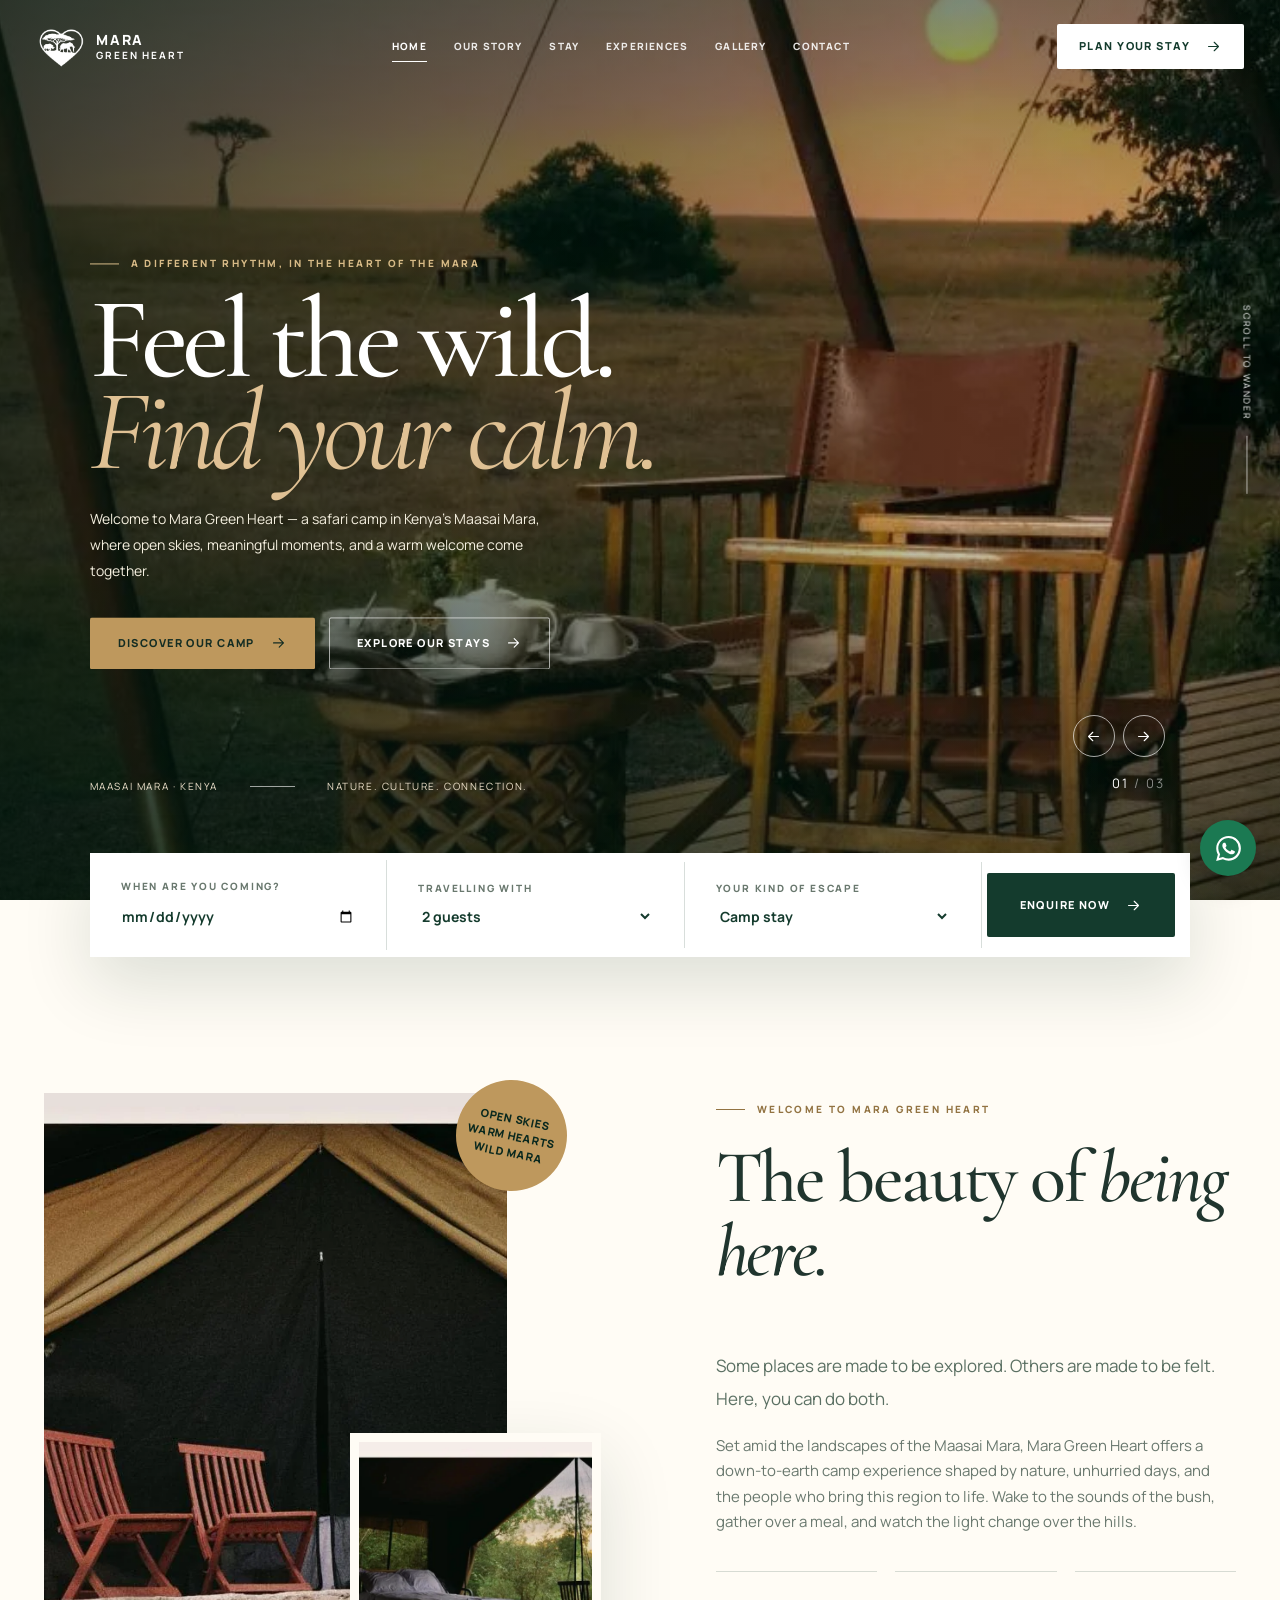
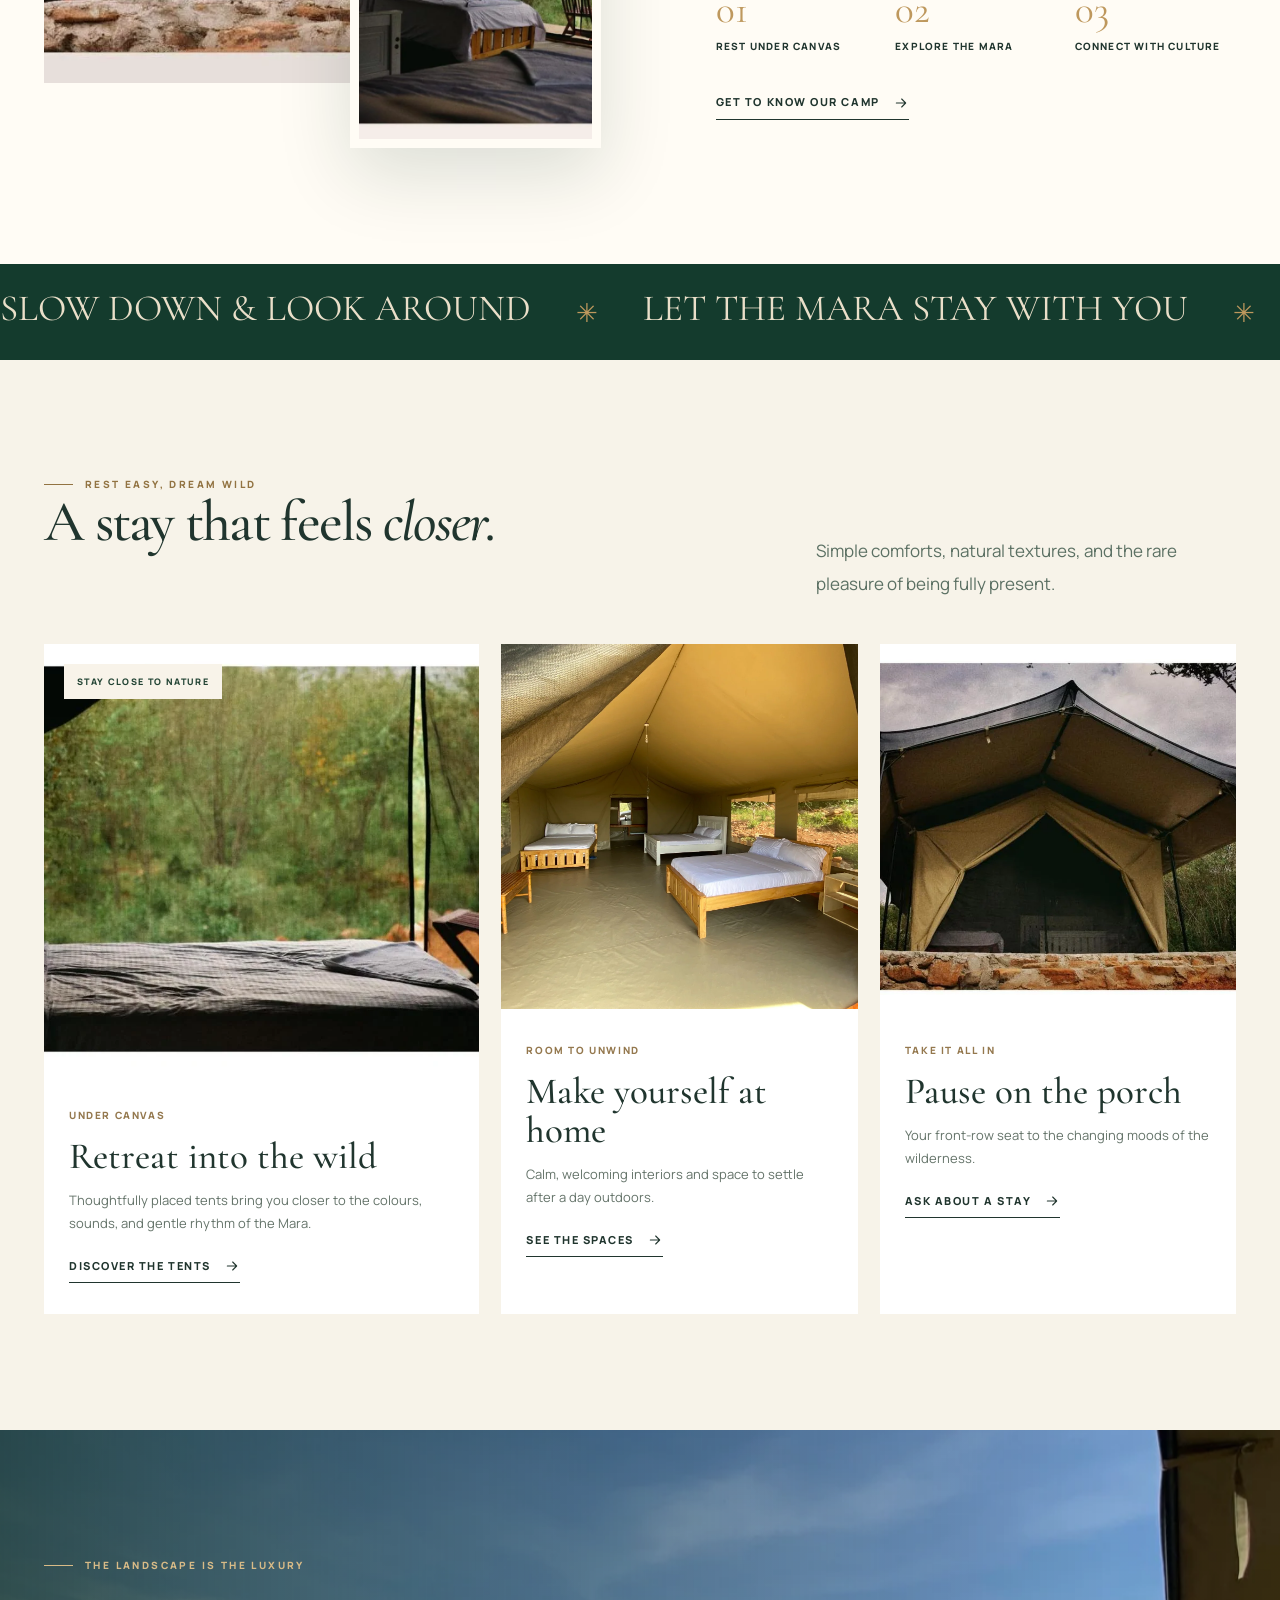
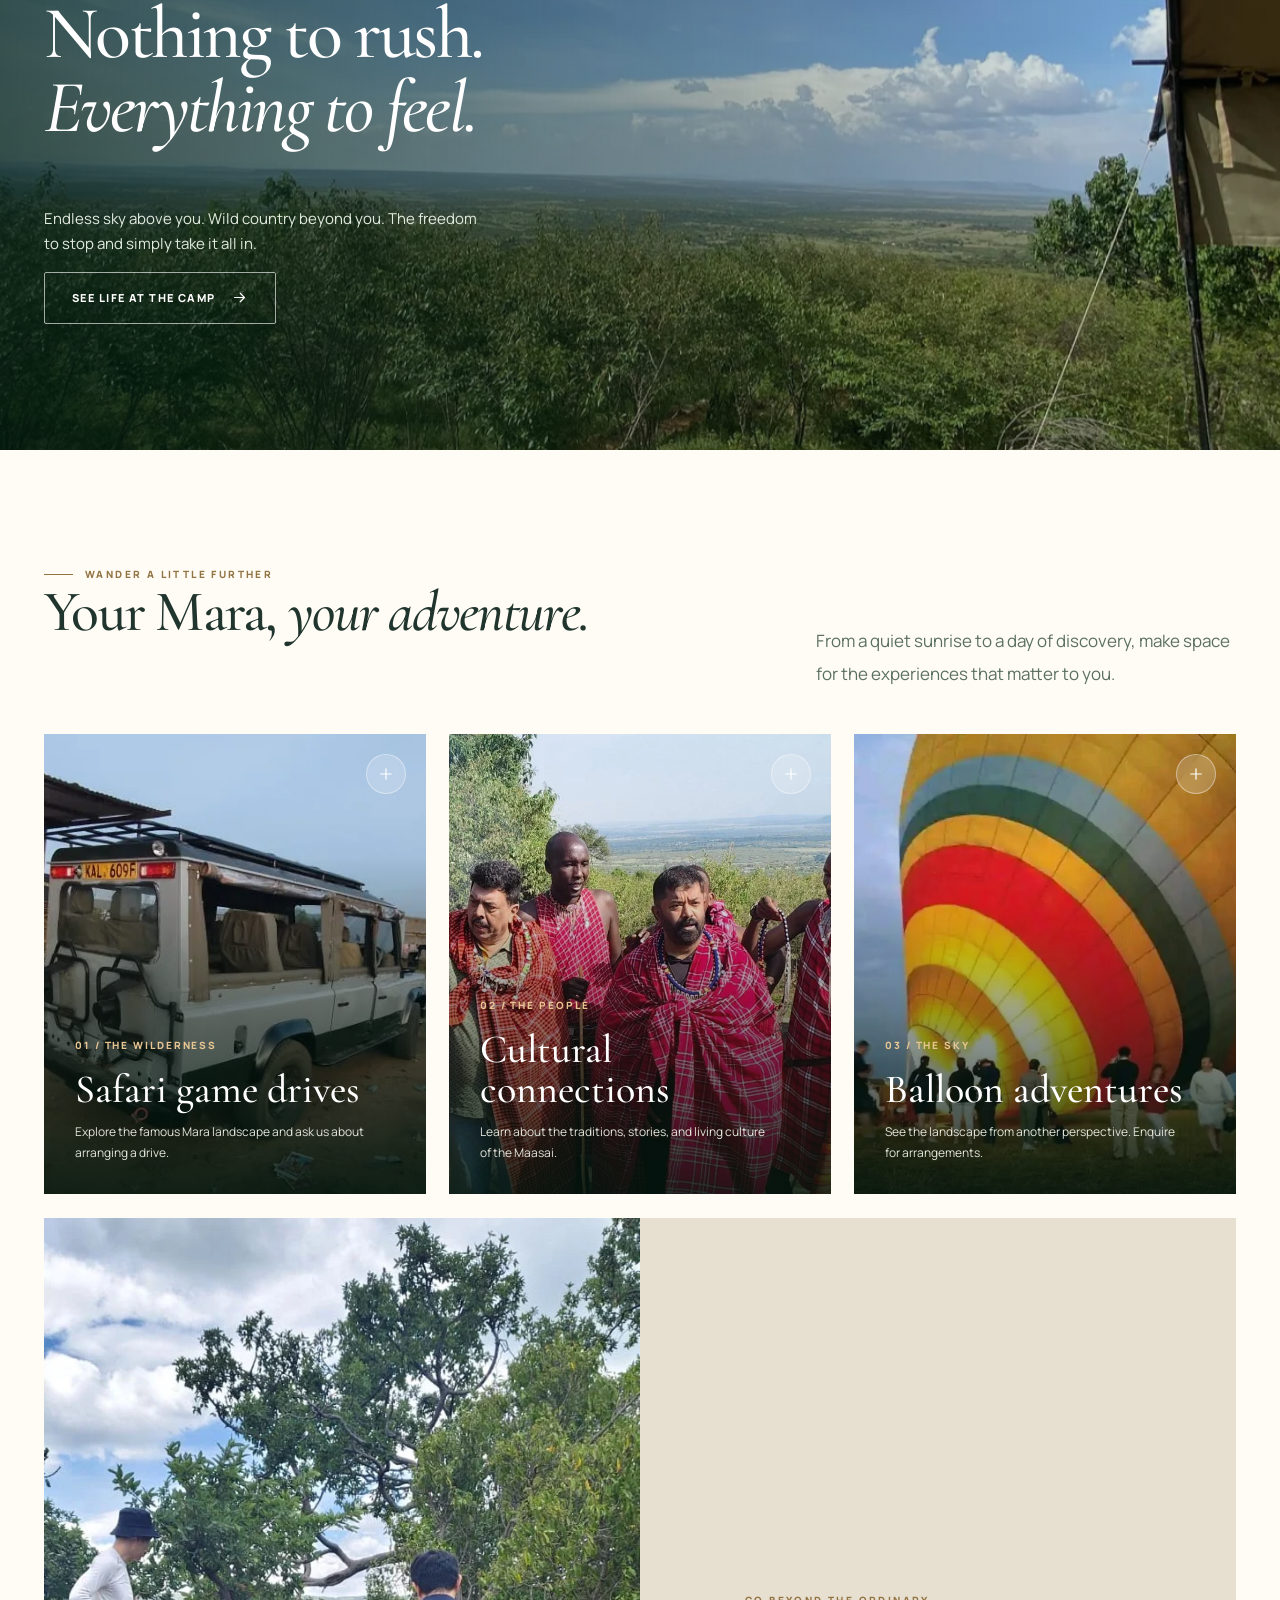
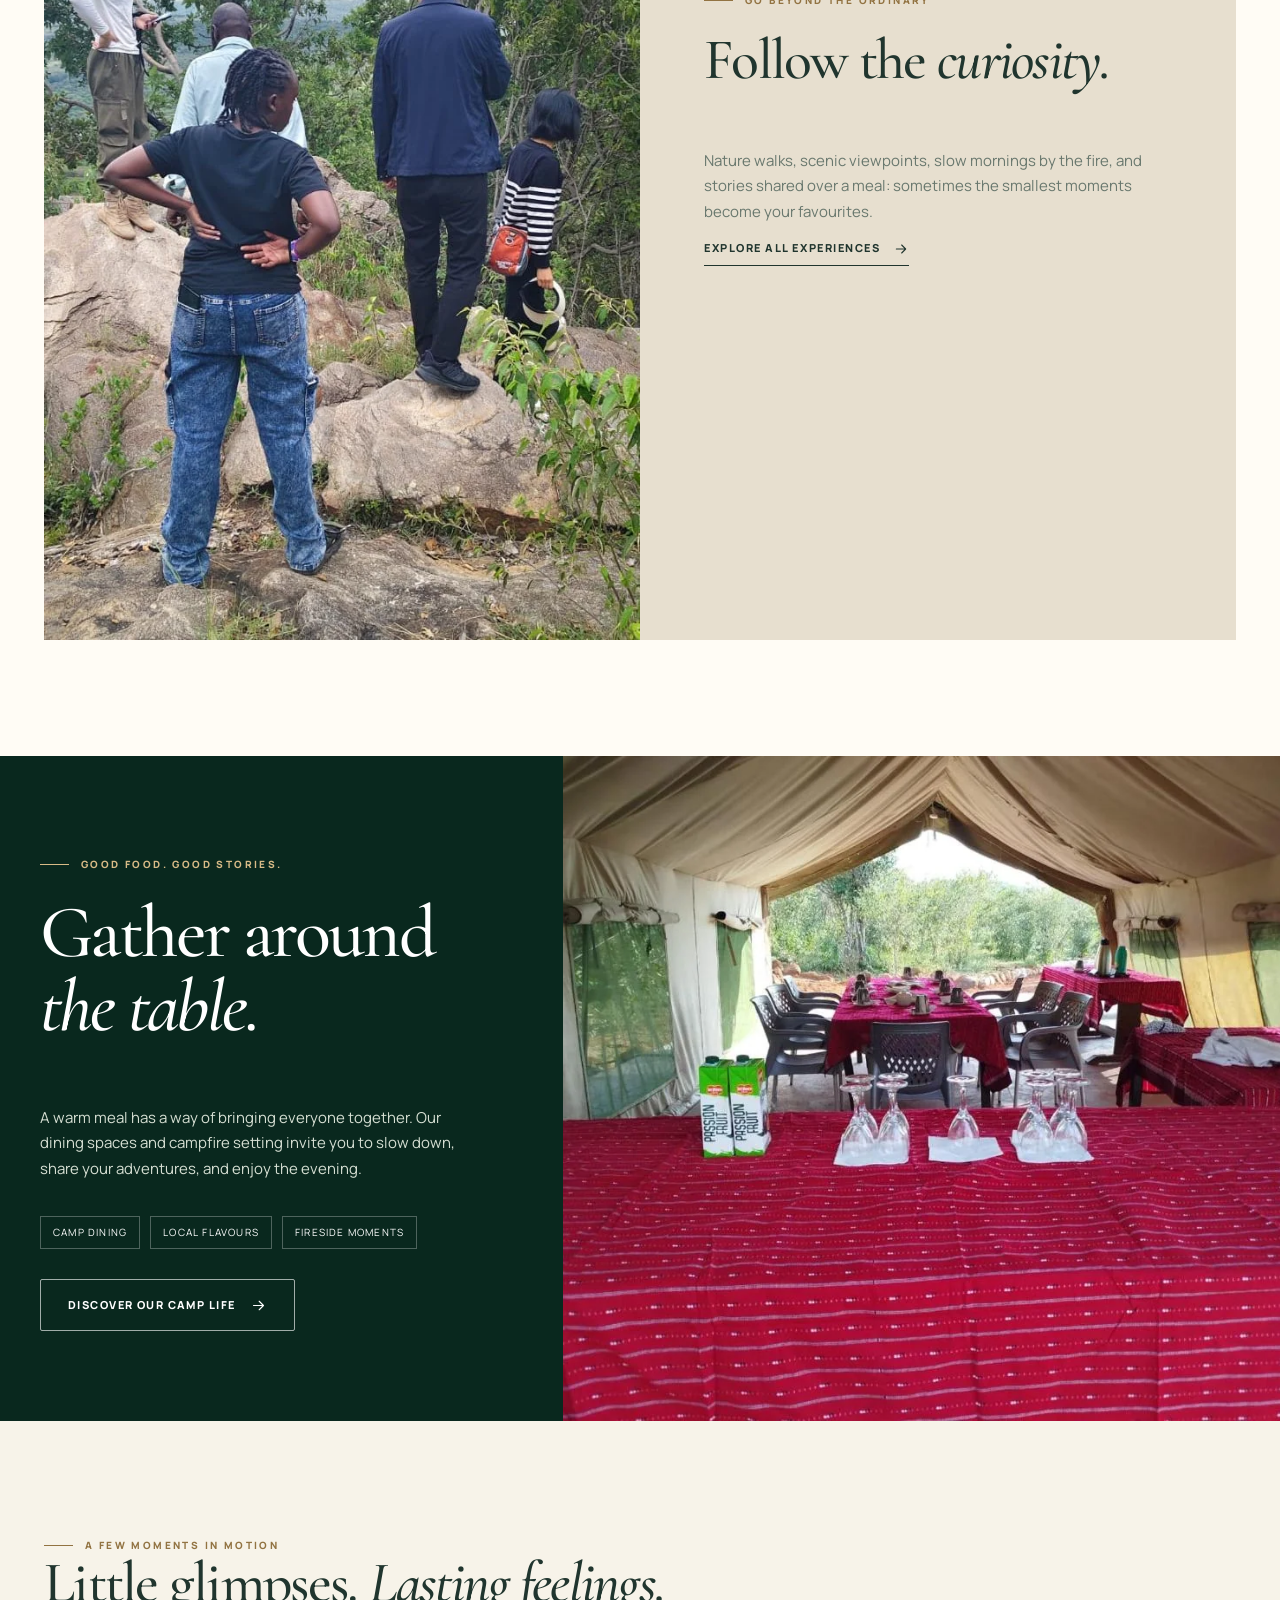
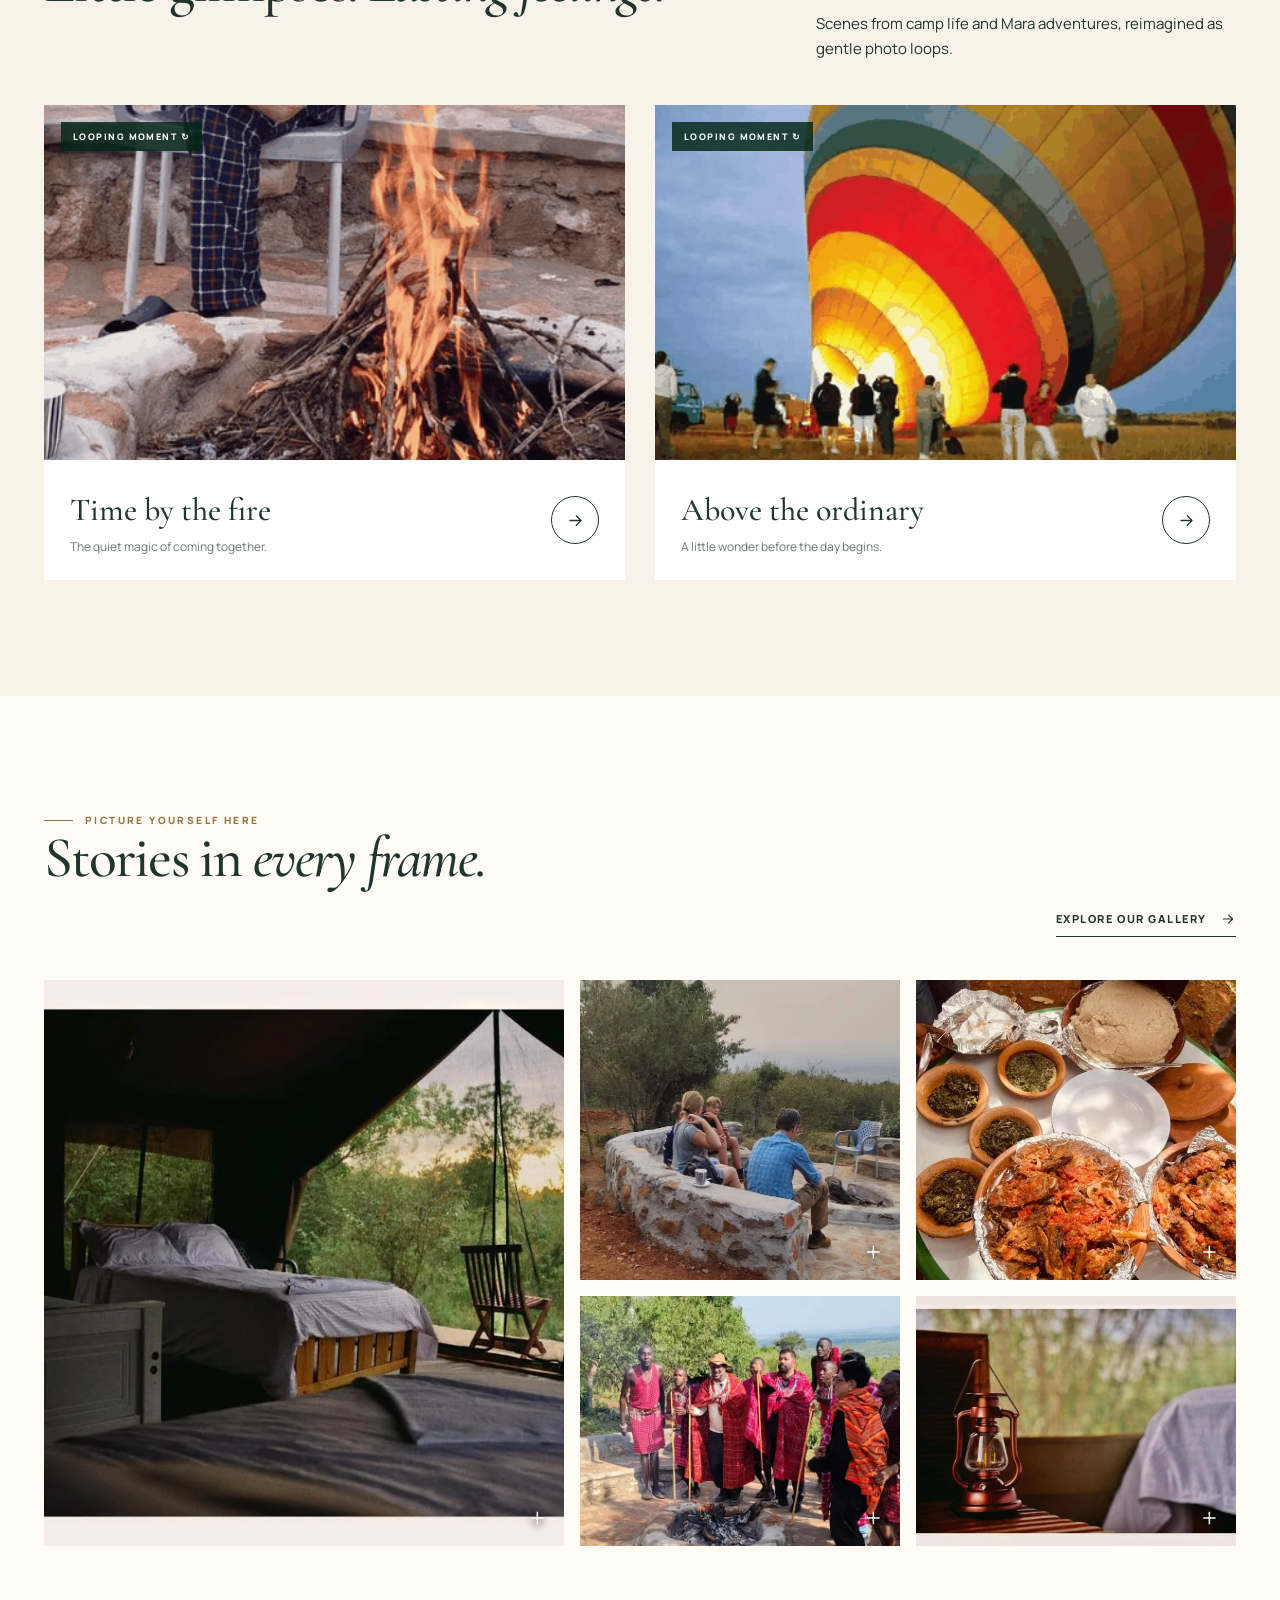
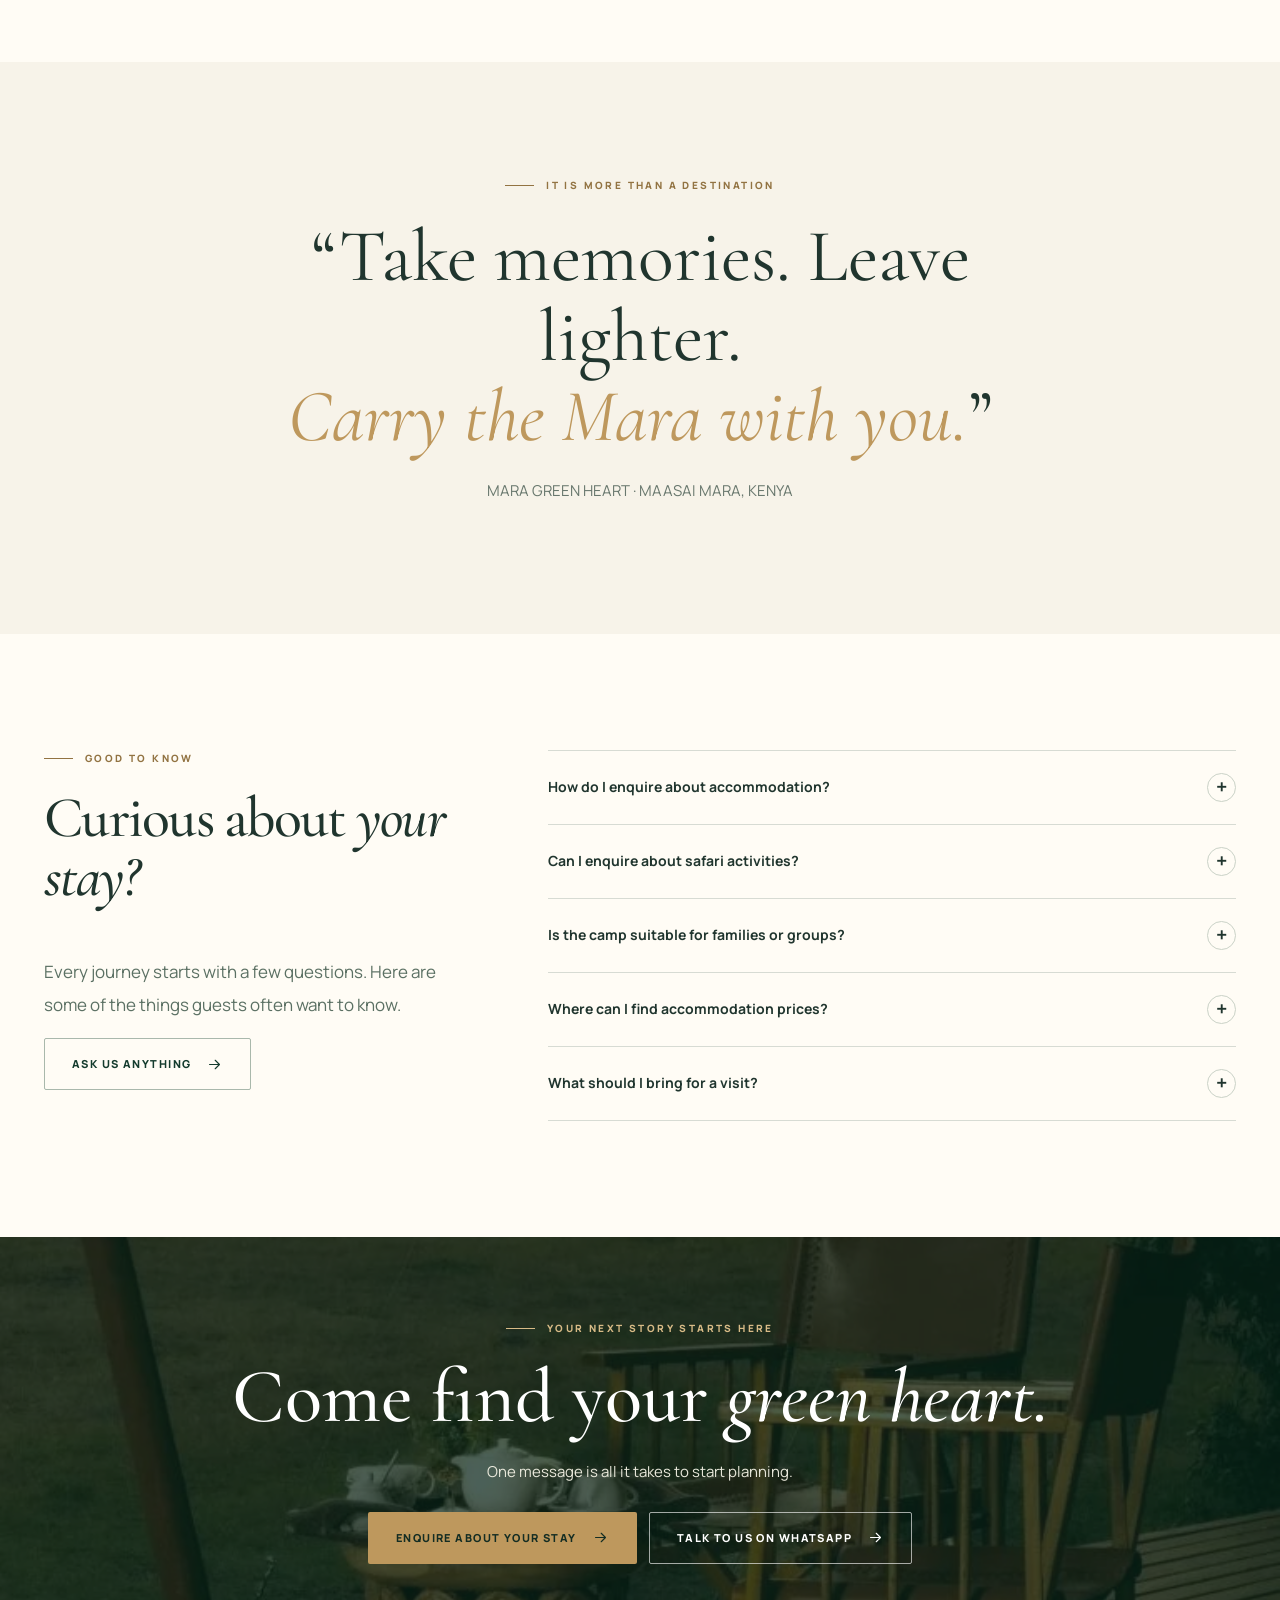
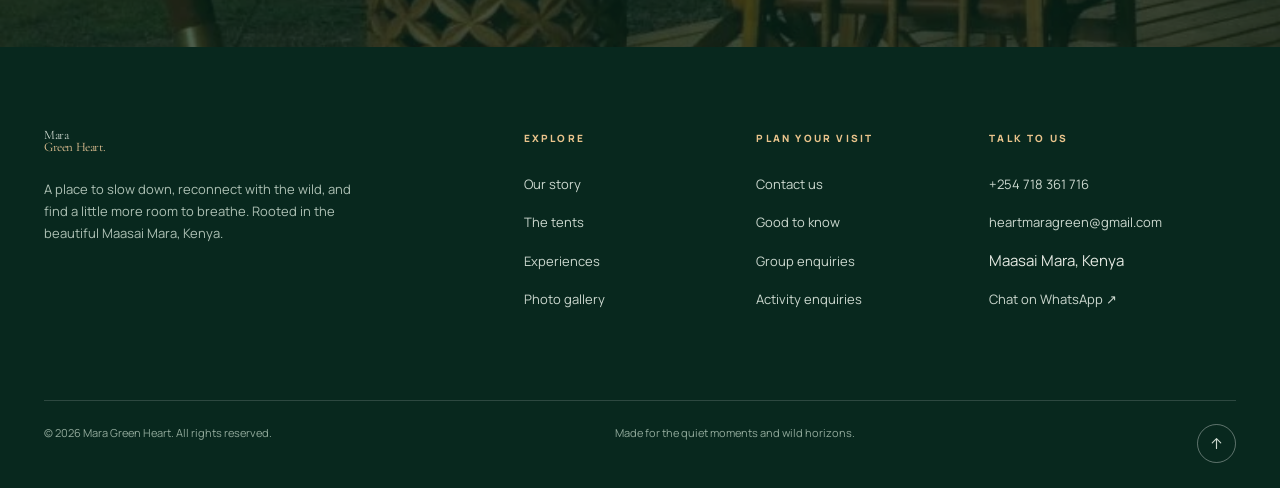
<file: index.html>
<!doctype html><html lang="en"><head><meta charset="UTF-8"><meta name="viewport" content="width=device-width, initial-scale=1"><meta name="theme-color" content="#143b2d"><meta name="description" content="Discover Mara Green Heart, a safari camp in the Maasai Mara, Kenya. Explore canvas accommodation, camp life, landscapes, and safari experiences."><title>Stay Wild, Feel at Home | Mara Green Heart — Maasai Mara, Kenya</title><meta property="og:type" content="website"><meta property="og:title" content="Stay Wild, Feel at Home | Mara Green Heart"><meta property="og:description" content="Discover Mara Green Heart, a safari camp in the Maasai Mara, Kenya. Explore canvas accommodation, camp life, landscapes, and safari experiences."><meta property="og:image" content="assets/images/savannah-sunset.webp"><link rel="icon" href="assets/icons/icon.png" type="image/png"><link rel="preconnect" href="https://fonts.googleapis.com"><link rel="preconnect" href="https://fonts.gstatic.com" crossorigin><link rel="stylesheet" href="assets/style.css"><script defer src="assets/site.js"></script></head><body id="top" data-page="index.html"><header class="site-header " id="siteHeader">
 <div class="nav-container"><a class="brand" href="index.html" aria-label="Mara Green Heart home"><span class="brand-icon"><img src="assets/images/mara-green-heart-logo.png" alt="" width="72" height="76"></span><span class="brand-name"><span>MARA</span><span>GREEN HEART</span></span></a>
 <nav class="nav-links" aria-label="Main navigation"><a class="nav-link active" href="index.html" aria-current="page">Home</a><a class="nav-link " href="about.html" >Our Story</a><a class="nav-link " href="stay.html" >Stay</a><a class="nav-link " href="experiences.html" >Experiences</a><a class="nav-link " href="gallery.html" >Gallery</a><a class="nav-link " href="contact.html" >Contact</a></nav><div class="nav-actions"><a class="btn nav-cta" href="contact.html">Plan your stay <svg viewBox="0 0 24 24" fill="none" stroke="currentColor" stroke-width="1.6" stroke-linecap="round" stroke-linejoin="round" aria-hidden="true"><path d="M5 12h14M13 6l6 6-6 6"/></svg></a><button class="menu-toggle" type="button" aria-label="Open menu" aria-expanded="false" aria-controls="mobileMenu"><span></span><span></span><span></span></button></div></div><div class="scroll-progress" id="scrollProgress"></div></header>
 <nav class="mobile-panel" id="mobileMenu" aria-label="Mobile navigation"><a href="index.html" aria-current="page">Home</a><a href="about.html" >Our Story</a><a href="stay.html" >Stay</a><a href="experiences.html" >Experiences</a><a href="gallery.html" >Gallery</a><a href="contact.html">Enquire about your stay <svg viewBox="0 0 24 24" fill="none" stroke="currentColor" stroke-width="1.6" stroke-linecap="round" stroke-linejoin="round" aria-hidden="true"><path d="M5 12h14M13 6l6 6-6 6"/></svg></a></nav><main id="main">
<section class="hero" aria-label="Discover Mara Green Heart"><div class="hero-bg" id="heroSlides">
 <div class="hero-slide is-active"><img src="assets/images/savannah-sunset.webp" alt="A peaceful Maasai Mara sunset seen from the tent terrace" class="" loading="eager" decoding="async"></div><div class="hero-slide"><img src="assets/images/canvas-retreat.webp" alt="Safari tent framed by the bush" class="" loading="eager" decoding="async"></div><div class="hero-slide"><img src="assets/images/mara-landscape.webp" alt="Expansive hills and sky above the Maasai Mara" class="" loading="eager" decoding="async"></div></div>
 <div class="hero-content"><p class="eyebrow light ">A DIFFERENT RHYTHM, IN THE HEART OF THE MARA</p><h1 class="hero-title">Feel the wild.<em>Find your calm.</em></h1><p class="hero-summary">Welcome to Mara Green Heart — a safari camp in Kenya's Maasai Mara, where open skies, meaningful moments, and a warm welcome come together.</p><div class="hero-buttons"><a class="btn btn-gold" href="about.html">Discover our camp<svg viewBox="0 0 24 24" fill="none" stroke="currentColor" stroke-width="1.6" stroke-linecap="round" stroke-linejoin="round" aria-hidden="true"><path d="M5 12h14M13 6l6 6-6 6"/></svg></a><a class="btn btn-outline-light" href="stay.html">Explore our stays<svg viewBox="0 0 24 24" fill="none" stroke="currentColor" stroke-width="1.6" stroke-linecap="round" stroke-linejoin="round" aria-hidden="true"><path d="M5 12h14M13 6l6 6-6 6"/></svg></a></div></div>
 <div class="hero-meta"><span>Maasai Mara · Kenya</span><span class="line"></span><span>Nature. Culture. Connection.</span></div><div class="hero-controls"><button class="circle-btn" id="heroPrev" aria-label="Previous hero image"><svg viewBox="0 0 24 24" fill="none" stroke="currentColor" stroke-width="1.6" stroke-linecap="round" stroke-linejoin="round" aria-hidden="true"><path d="M19 12H5m6 6-6-6 6-6"/></svg></button><button class="circle-btn" id="heroNext" aria-label="Next hero image"><svg viewBox="0 0 24 24" fill="none" stroke="currentColor" stroke-width="1.6" stroke-linecap="round" stroke-linejoin="round" aria-hidden="true"><path d="M5 12h14M13 6l6 6-6 6"/></svg></button></div><div class="hero-count"><span id="heroCurrent">01</span> <span class="total">/ 03</span></div><div class="hero-scroll">Scroll to wander</div></section>
<form class="quick-enquiry" id="quickEnquiry"><div class="quick-cell"><label for="quickDate">When are you coming?</label><input id="quickDate" name="date" type="date" aria-label="Preferred arrival date"></div><div class="quick-cell"><label for="quickGuests">Travelling with</label><select id="quickGuests" name="guests" aria-label="Number of guests"><option value="1 guest">1 guest</option><option value="2 guests" selected>2 guests</option><option value="3 guests">3 guests</option><option value="4 guests">4 guests</option><option value="5+ guests">5+ guests</option></select></div><div class="quick-cell"><label for="quickInterest">Your kind of escape</label><select id="quickInterest" name="interest"><option value="Camp stay">Camp stay</option><option value="Family or group stay">Family or group stay</option><option value="Safari activities">Safari activities</option><option value="General enquiry">Something else</option></select></div><button type="submit" class="btn btn-primary quick-submit">Enquire now <svg viewBox="0 0 24 24" fill="none" stroke="currentColor" stroke-width="1.6" stroke-linecap="round" stroke-linejoin="round" aria-hidden="true"><path d="M5 12h14M13 6l6 6-6 6"/></svg></button></form>
<section class="section"><div class="container intro-grid"><div class="intro-art" data-reveal><div class="image-zoom"><img src="assets/images/safari-tent.webp" alt="Front of a safari tent with chairs on the terrace" class="large-photo" loading="lazy" decoding="async"></div><img src="assets/images/tent-interior.webp" alt="Beds inside a safari canvas tent" class="float-photo" loading="lazy" decoding="async"><span class="intro-stamp">OPEN SKIES<br>WARM HEARTS<br>WILD MARA</span></div><div class="intro-copy" data-reveal><p class="eyebrow ">WELCOME TO MARA GREEN HEART</p><h2 class="heading-xl">The beauty of <em>being here.</em></h2><p class="lead">Some places are made to be explored. Others are made to be felt. Here, you can do both.</p><p class="muted">Set amid the landscapes of the Maasai Mara, Mara Green Heart offers a down-to-earth camp experience shaped by nature, unhurried days, and the people who bring this region to life. Wake to the sounds of the bush, gather over a meal, and watch the light change over the hills.</p><div class="feature-row"><div class="feature"><span class="feature-num">01</span><span class="feature-label">Rest under canvas</span></div><div class="feature"><span class="feature-num">02</span><span class="feature-label">Explore the Mara</span></div><div class="feature"><span class="feature-num">03</span><span class="feature-label">Connect with culture</span></div></div><a class="text-link" href="about.html">Get to know our camp <svg viewBox="0 0 24 24" fill="none" stroke="currentColor" stroke-width="1.6" stroke-linecap="round" stroke-linejoin="round" aria-hidden="true"><path d="M5 12h14M13 6l6 6-6 6"/></svg></a></div></div></section>
<div class="text-band" aria-hidden="true"><div class="marquee-track"><span>SLOW DOWN &amp; LOOK AROUND</span><i>✳</i><span>LET THE MARA STAY WITH YOU</span><i>✳</i><span>SLOW DOWN &amp; LOOK AROUND</span><i>✳</i><span>LET THE MARA STAY WITH YOU</span><i>✳</i></div></div>
<section class="section bg-sand" id="stays"><div class="container"><div class="section-head" data-reveal><div><p class="eyebrow ">REST EASY, DREAM WILD</p><h2 class="heading-lg">A stay that feels <em>closer.</em></h2></div><p class="lead">Simple comforts, natural textures, and the rare pleasure of being fully present.</p></div><div class="stay-grid"><article class="stay-card" data-reveal><div class="card-photo"><img src="assets/images/canvas-retreat.webp" alt="Safari tent set above a stone terrace" class="" loading="lazy" decoding="async"></div><span class="floating-label">Stay close to nature</span><div class="card-body"><span class="card-type">Under canvas</span><h3>Retreat into the wild</h3><p>Thoughtfully placed tents bring you closer to the colours, sounds, and gentle rhythm of the Mara.</p><a class="text-link" href="stay.html">Discover the tents <svg viewBox="0 0 24 24" fill="none" stroke="currentColor" stroke-width="1.6" stroke-linecap="round" stroke-linejoin="round" aria-hidden="true"><path d="M5 12h14M13 6l6 6-6 6"/></svg></a></div></article><article class="stay-card" data-reveal><div class="card-photo"><img src="assets/images/spacious-tent.webp" alt="Spacious tent with three prepared beds" class="" loading="lazy" decoding="async"></div><div class="card-body"><span class="card-type">Room to unwind</span><h3>Make yourself at home</h3><p>Calm, welcoming interiors and space to settle after a day outdoors.</p><a class="text-link" href="stay.html#tent-layouts">See the spaces <svg viewBox="0 0 24 24" fill="none" stroke="currentColor" stroke-width="1.6" stroke-linecap="round" stroke-linejoin="round" aria-hidden="true"><path d="M5 12h14M13 6l6 6-6 6"/></svg></a></div></article><article class="stay-card" data-reveal><div class="card-photo"><img src="assets/images/tent-veranda.webp" alt="Two wooden chairs in front of a canvas tent" class="" loading="lazy" decoding="async"></div><div class="card-body"><span class="card-type">Take it all in</span><h3>Pause on the porch</h3><p>Your front-row seat to the changing moods of the wilderness.</p><a class="text-link" href="contact.html?interest=Accommodation">Ask about a stay <svg viewBox="0 0 24 24" fill="none" stroke="currentColor" stroke-width="1.6" stroke-linecap="round" stroke-linejoin="round" aria-hidden="true"><path d="M5 12h14M13 6l6 6-6 6"/></svg></a></div></article></div></div></section>
<section class="panorama parallax-wrap"><img src="assets/images/mara-landscape.webp" alt="Wide view over the green Maasai Mara landscape" data-parallax="0.18" loading="lazy"><div class="container panorama-content" data-reveal><p class="eyebrow light ">THE LANDSCAPE IS THE LUXURY</p><h2 class="heading-xl">Nothing to rush.<br><em>Everything to feel.</em></h2><p>Endless sky above you. Wild country beyond you. The freedom to stop and simply take it all in.</p><a class="btn btn-outline-light" href="gallery.html">See life at the camp<svg viewBox="0 0 24 24" fill="none" stroke="currentColor" stroke-width="1.6" stroke-linecap="round" stroke-linejoin="round" aria-hidden="true"><path d="M5 12h14M13 6l6 6-6 6"/></svg></a></div></section>
<section class="section" id="experiences"><div class="container"><div class="section-head" data-reveal><div><p class="eyebrow ">WANDER A LITTLE FURTHER</p><h2 class="heading-lg">Your Mara, <em>your adventure.</em></h2></div><p class="lead">From a quiet sunrise to a day of discovery, make space for the experiences that matter to you.</p></div><div class="exp-grid">
<a href="experiences.html#game-drives" class="exp-card" data-reveal><img src="assets/images/safari-vehicle.webp" alt="Open-sided safari vehicle at the camp" class="" loading="lazy" decoding="async"><span class="exp-icon"><svg viewBox="0 0 24 24" fill="none" stroke="currentColor" stroke-width="1.6" stroke-linecap="round" stroke-linejoin="round" aria-hidden="true"><path d="M5 12h14M12 5v14"/></svg></span><div class="exp-content"><span class="exp-num">01 / THE WILDERNESS</span><h3>Safari game drives</h3><p>Explore the famous Mara landscape and ask us about arranging a drive.</p></div></a>
<a href="experiences.html#culture" class="exp-card" data-reveal><img src="assets/images/maasai-guests.webp" alt="Guests and Maasai community members in traditional red wraps" class="" loading="lazy" decoding="async"><span class="exp-icon"><svg viewBox="0 0 24 24" fill="none" stroke="currentColor" stroke-width="1.6" stroke-linecap="round" stroke-linejoin="round" aria-hidden="true"><path d="M5 12h14M12 5v14"/></svg></span><div class="exp-content"><span class="exp-num">02 / THE PEOPLE</span><h3>Cultural connections</h3><p>Learn about the traditions, stories, and living culture of the Maasai.</p></div></a>
<a href="experiences.html#balloon" class="exp-card" data-reveal><img src="assets/images/balloon.webp" alt="Hot air balloon being prepared for take-off" class="" loading="lazy" decoding="async"><span class="exp-icon"><svg viewBox="0 0 24 24" fill="none" stroke="currentColor" stroke-width="1.6" stroke-linecap="round" stroke-linejoin="round" aria-hidden="true"><path d="M5 12h14M12 5v14"/></svg></span><div class="exp-content"><span class="exp-num">03 / THE SKY</span><h3>Balloon adventures</h3><p>See the landscape from another perspective. Enquire for arrangements.</p></div></a></div>
<div class="wide-experience" data-reveal><div class="photo image-zoom"><img src="assets/images/nature-walk.webp" alt="Guests hiking through a wooded scenic area" class="" loading="lazy" decoding="async"></div><div class="copy"><p class="eyebrow ">GO BEYOND THE ORDINARY</p><h3 class="heading-lg">Follow the <em>curiosity.</em></h3><p class="muted">Nature walks, scenic viewpoints, slow mornings by the fire, and stories shared over a meal: sometimes the smallest moments become your favourites.</p><a class="text-link" href="experiences.html">Explore all experiences <svg viewBox="0 0 24 24" fill="none" stroke="currentColor" stroke-width="1.6" stroke-linecap="round" stroke-linejoin="round" aria-hidden="true"><path d="M5 12h14M13 6l6 6-6 6"/></svg></a></div></div></div></section>
<section class="food-story bg-dark"><div class="copy" data-reveal><p class="eyebrow light ">GOOD FOOD. GOOD STORIES.</p><h2 class="heading-xl">Gather around <em>the table.</em></h2><p class="on-dark">A warm meal has a way of bringing everyone together. Our dining spaces and campfire setting invite you to slow down, share your adventures, and enjoy the evening.</p><div class="pillars"><span>Camp dining</span><span>Local flavours</span><span>Fireside moments</span></div><a class="btn btn-outline-light" href="about.html#camp-life">Discover our camp life<svg viewBox="0 0 24 24" fill="none" stroke="currentColor" stroke-width="1.6" stroke-linecap="round" stroke-linejoin="round" aria-hidden="true"><path d="M5 12h14M13 6l6 6-6 6"/></svg></a></div><div class="photo image-zoom"><img src="assets/images/dining-area.webp" alt="Camp dining area with red tablecloths and a view of the bush" class="" loading="lazy" decoding="async"></div></section>
<section class="section bg-sand"><div class="container"><div class="section-head" data-reveal><div><p class="eyebrow ">A FEW MOMENTS IN MOTION</p><h2 class="heading-lg">Little glimpses. <em>Lasting feelings.</em></h2></div><p>Scenes from camp life and Mara adventures, reimagined as gentle photo loops.</p></div><div class="moments"><figure class="moment-item" data-reveal><span class="loop-mark">LOOPING MOMENT ↻</span><img class="motion-gif" src="assets/loops/firelight-loop.gif" alt="Animated photo loop of a cosy campfire" loading="lazy"><img class="motion-still" src="assets/images/bonfire.webp" alt="A campfire burns within a stone firepit" loading="lazy"><figcaption><div><h3>Time by the fire</h3><p>The quiet magic of coming together.</p></div><span class="round-icon"><svg viewBox="0 0 24 24" fill="none" stroke="currentColor" stroke-width="1.6" stroke-linecap="round" stroke-linejoin="round" aria-hidden="true"><path d="M5 12h14M13 6l6 6-6 6"/></svg></span></figcaption></figure><figure class="moment-item" data-reveal><span class="loop-mark">LOOPING MOMENT ↻</span><img class="motion-gif" src="assets/loops/balloon-loop.gif" alt="Animated photo loop of a safari hot-air balloon" loading="lazy"><img class="motion-still" src="assets/images/balloon.webp" alt="Safari hot air balloon on the ground" loading="lazy"><figcaption><div><h3>Above the ordinary</h3><p>A little wonder before the day begins.</p></div><span class="round-icon"><svg viewBox="0 0 24 24" fill="none" stroke="currentColor" stroke-width="1.6" stroke-linecap="round" stroke-linejoin="round" aria-hidden="true"><path d="M5 12h14M13 6l6 6-6 6"/></svg></span></figcaption></figure></div></div></section>
<section class="section"><div class="container"><div class="section-head" data-reveal><div><p class="eyebrow ">PICTURE YOURSELF HERE</p><h2 class="heading-lg">Stories in <em>every frame.</em></h2></div><a class="text-link" href="gallery.html">Explore our gallery <svg viewBox="0 0 24 24" fill="none" stroke="currentColor" stroke-width="1.6" stroke-linecap="round" stroke-linejoin="round" aria-hidden="true"><path d="M5 12h14M13 6l6 6-6 6"/></svg></a></div><div class="gallery-preview" data-reveal><a href="gallery.html"><img src="assets/images/tent-interior.webp" alt="A safari tent bedroom" class="" loading="lazy" decoding="async"></a><a href="gallery.html"><img src="assets/images/campfire-guests.webp" alt="Visitors seated around a campfire" class="" loading="lazy" decoding="async"></a><a href="gallery.html"><img src="assets/images/local-food.webp" alt="Food served for guests" class="" loading="lazy" decoding="async"></a><a href="gallery.html"><img src="assets/images/guests.webp" alt="Camp visitors in Maasai wraps" class="" loading="lazy" decoding="async"></a><a href="gallery.html"><img src="assets/images/lantern.webp" alt="Warm lantern in a safari room" class="" loading="lazy" decoding="async"></a></div></div></section>
<section class="quote-banner"><div class="container" data-reveal><p class="eyebrow centered">IT IS MORE THAN A DESTINATION</p><blockquote>“Take memories. Leave lighter.<br><em>Carry the Mara with you.</em>”</blockquote><p class="muted">MARA GREEN HEART · MAASAI MARA, KENYA</p></div></section>
<section class="section" id="faq"><div class="container faq-layout"><div data-reveal><p class="eyebrow ">GOOD TO KNOW</p><h2 class="heading-lg">Curious about <em>your stay?</em></h2><p class="lead">Every journey starts with a few questions. Here are some of the things guests often want to know.</p><a class="btn btn-ghost" href="contact.html">Ask us anything<svg viewBox="0 0 24 24" fill="none" stroke="currentColor" stroke-width="1.6" stroke-linecap="round" stroke-linejoin="round" aria-hidden="true"><path d="M5 12h14M13 6l6 6-6 6"/></svg></a></div><div class="faq-list" data-reveal>
<div class="faq-item"><button class="faq-question" type="button" aria-expanded="false">How do I enquire about accommodation?<span class="faq-plus">+</span></button><div class="faq-answer"><div><p>Use the enquiry form or contact our team on WhatsApp, by phone, or by email. Share your preferred dates and number of guests so we can confirm the available options.</p></div></div></div><div class="faq-item"><button class="faq-question" type="button" aria-expanded="false">Can I enquire about safari activities?<span class="faq-plus">+</span></button><div class="faq-answer"><div><p>Yes. Tell us which experiences interest you — such as a game drive, balloon safari, nature walk, or cultural encounter — and we can discuss what can be arranged and any additional charges.</p></div></div></div><div class="faq-item"><button class="faq-question" type="button" aria-expanded="false">Is the camp suitable for families or groups?<span class="faq-plus">+</span></button><div class="faq-answer"><div><p>Our photos show different tent layouts, including rooms with multiple beds. Contact us with your group size and needs so the team can confirm a suitable arrangement.</p></div></div></div><div class="faq-item"><button class="faq-question" type="button" aria-expanded="false">Where can I find accommodation prices?<span class="faq-plus">+</span></button><div class="faq-answer"><div><p>Please contact Mara Green Heart for up-to-date rates, inclusions, and availability. We do not publish unconfirmed prices on this website.</p></div></div></div><div class="faq-item"><button class="faq-question" type="button" aria-expanded="false">What should I bring for a visit?<span class="faq-plus">+</span></button><div class="faq-answer"><div><p>Comfortable walking shoes, a warm layer for cooler mornings and evenings, sun protection, and a camera are useful for a Mara stay. Ask the team for advice specific to your plans.</p></div></div></div></div></div></section>
<section class="cta-banner"><img src="assets/images/savannah-sunset.webp" alt="Sunset over the Maasai Mara" class="" loading="lazy" decoding="async"><div class="container" data-reveal><p class="eyebrow light centered">YOUR NEXT STORY STARTS HERE</p><h2>Come find your <em>green heart.</em></h2><p>One message is all it takes to start planning.</p><div class="cta-buttons"><a class="btn btn-gold" href="contact.html">Enquire about your stay<svg viewBox="0 0 24 24" fill="none" stroke="currentColor" stroke-width="1.6" stroke-linecap="round" stroke-linejoin="round" aria-hidden="true"><path d="M5 12h14M13 6l6 6-6 6"/></svg></a><a class="btn btn-outline-light" href="https://wa.me/254718361716?text=Hello%20Mara%20Green%20Heart%2C%20I%27d%20like%20to%20plan%20a%20visit.">Talk to us on WhatsApp<svg viewBox="0 0 24 24" fill="none" stroke="currentColor" stroke-width="1.6" stroke-linecap="round" stroke-linejoin="round" aria-hidden="true"><path d="M5 12h14M13 6l6 6-6 6"/></svg></a></div></div></section></main><footer class="footer"><div class="container"><div class="footer-main"><div><a href="index.html" class="footer-brand" style="display:block">Mara<br><span>Green Heart.</span></a><p class="footer-desc">A place to slow down, reconnect with the wild, and find a little more room to breathe. Rooted in the beautiful Maasai Mara, Kenya.</p></div>
 <div><h4>Explore</h4><ul><li><a href="about.html">Our story</a></li><li><a href="stay.html">The tents</a></li><li><a href="experiences.html">Experiences</a></li><li><a href="gallery.html">Photo gallery</a></li></ul></div>
 <div><h4>Plan your visit</h4><ul><li><a href="contact.html">Contact us</a></li><li><a href="index.html#faq">Good to know</a></li><li><a href="contact.html?interest=Group%20stay">Group enquiries</a></li><li><a href="contact.html?interest=Safari%20activities">Activity enquiries</a></li></ul></div>
 <div class="footer-contact"><h4>Talk to us</h4><ul><li><a href="tel:+254718361716">+254 718 361 716</a></li><li><a href="mailto:heartmaragreen@gmail.com">heartmaragreen@gmail.com</a></li><li>Maasai Mara, Kenya</li><li><a href="https://wa.me/254718361716?text=Hello%20Mara%20Green%20Heart%2C%20I%27d%20like%20to%20enquire%20about%20a%20stay." target="_blank" rel="noopener noreferrer">Chat on WhatsApp ↗</a></li></ul></div></div><div class="footer-bottom"><span>© <span id="year">2026</span> Mara Green Heart. All rights reserved.</span><span>Made for the quiet moments and wild horizons.</span><a href="#top" class="back-top" aria-label="Back to top"><svg viewBox="0 0 24 24" fill="none" stroke="currentColor" stroke-width="1.6" stroke-linecap="round" stroke-linejoin="round" aria-hidden="true"><path d="M12 19V5m-6 6 6-6 6 6"/></svg></a></div></div></footer>
 <a class="whatsapp-float" href="https://wa.me/254718361716?text=Hello%20Mara%20Green%20Heart%2C%20I%27d%20like%20to%20enquire%20about%20a%20stay." target="_blank" rel="noopener noreferrer" aria-label="Chat with Mara Green Heart on WhatsApp"><svg xmlns="http://www.w3.org/2000/svg" viewBox="0 0 24 24" fill="currentColor" aria-hidden="true"><path d="M20.52 3.48A11.79 11.79 0 0012.06 0C5.55 0 .25 5.29.24 11.8c0 2.08.54 4.11 1.57 5.9L.14 24l6.45-1.69a11.82 11.82 0 005.46 1.39h.01c6.51 0 11.81-5.3 11.82-11.81a11.75 11.75 0 00-3.36-8.41zM12.06 21.7a9.78 9.78 0 01-4.98-1.36l-.36-.21-3.83 1 1.03-3.73-.24-.38a9.74 9.74 0 01-1.49-5.22c0-5.41 4.41-9.82 9.84-9.82a9.77 9.77 0 016.94 2.88 9.75 9.75 0 012.87 6.94c0 5.42-4.41 9.82-9.78 9.9zm5.38-7.36c-.3-.15-1.75-.86-2.02-.96-.27-.1-.46-.15-.66.15s-.76.96-.93 1.16c-.17.2-.34.22-.64.07-.3-.15-1.25-.46-2.37-1.47-.87-.78-1.45-1.74-1.62-2.04-.17-.3-.02-.46.13-.61.14-.13.3-.35.44-.52.15-.17.2-.3.3-.5.1-.2.05-.38-.02-.53-.08-.15-.67-1.61-.91-2.2-.24-.57-.49-.49-.66-.5h-.56c-.2 0-.52.08-.79.38-.27.3-1.04 1.02-1.04 2.48s1.06 2.87 1.2 3.07c.15.2 2.09 3.19 5.06 4.48.71.31 1.26.49 1.69.63.71.23 1.36.2 1.87.12.57-.09 1.75-.72 1.99-1.41.25-.69.25-1.28.17-1.41-.07-.12-.27-.2-.57-.35z"/></svg></a></body></html>
</file>
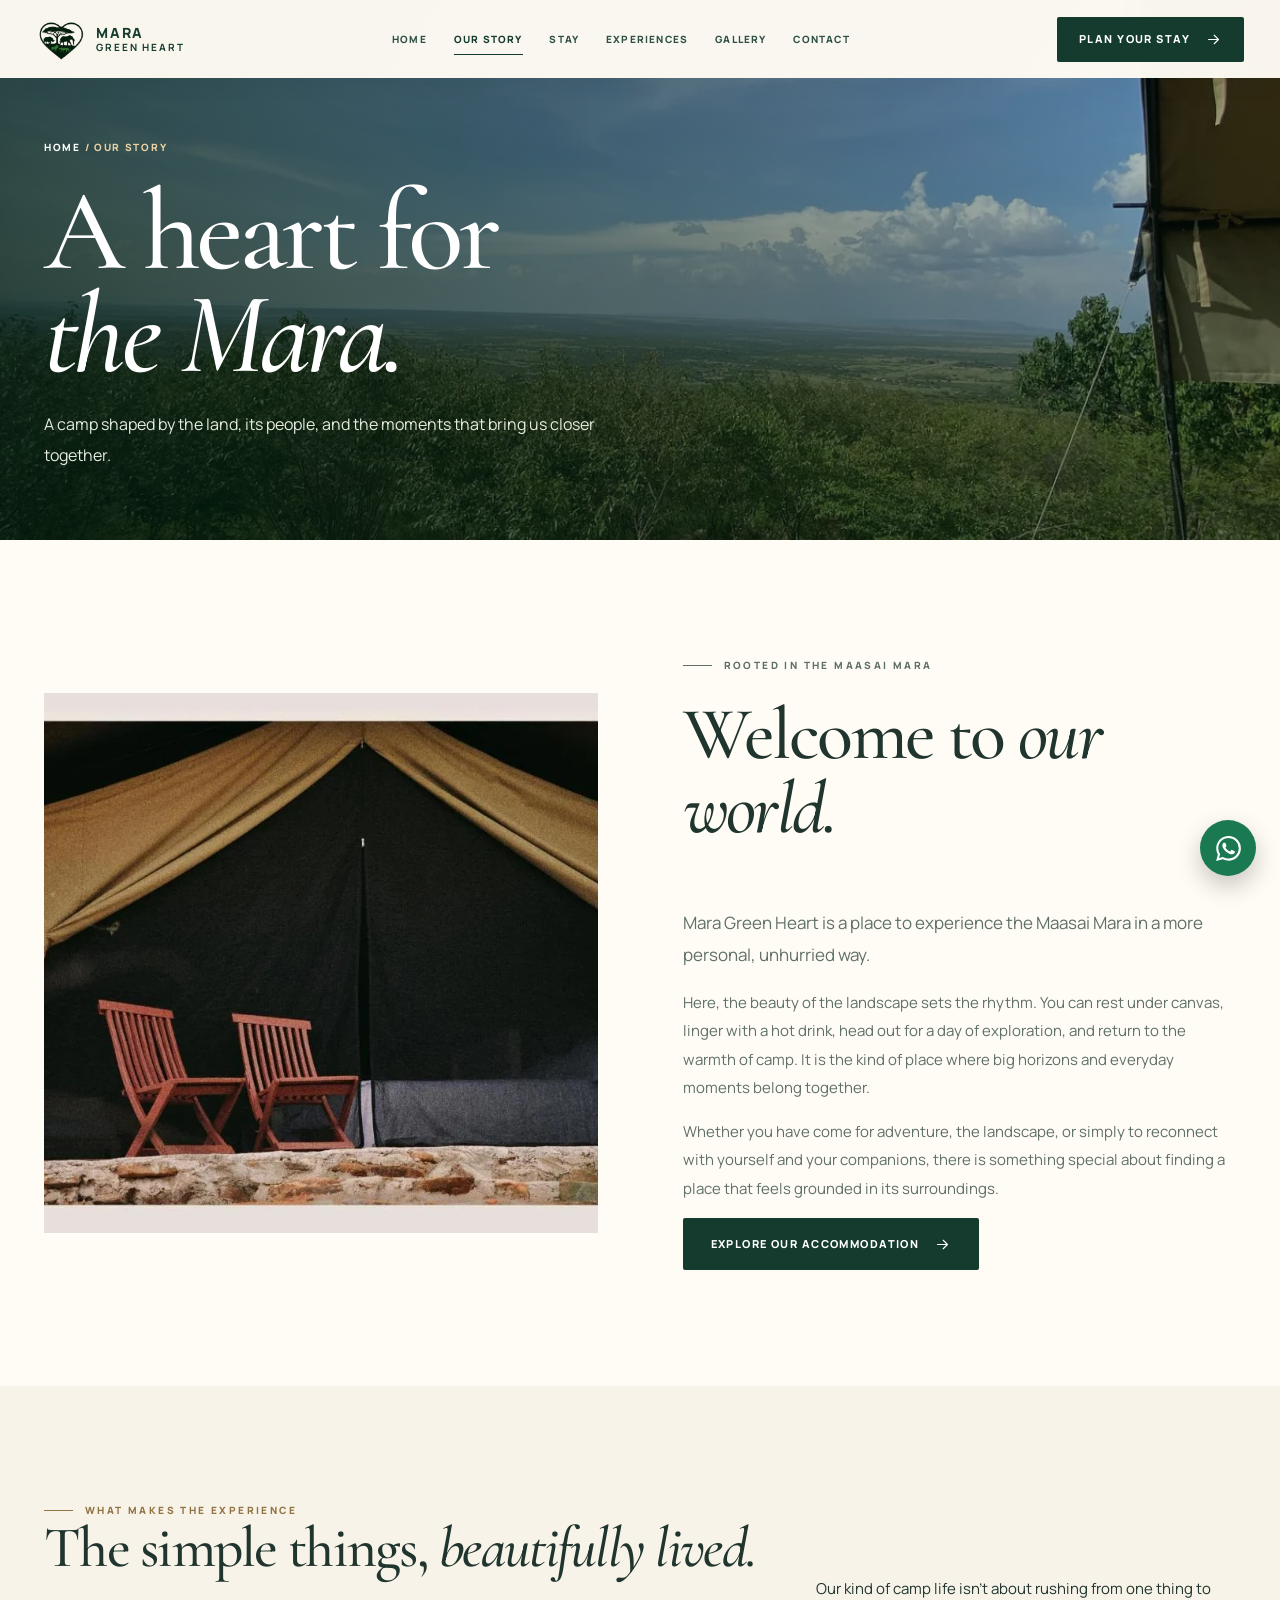
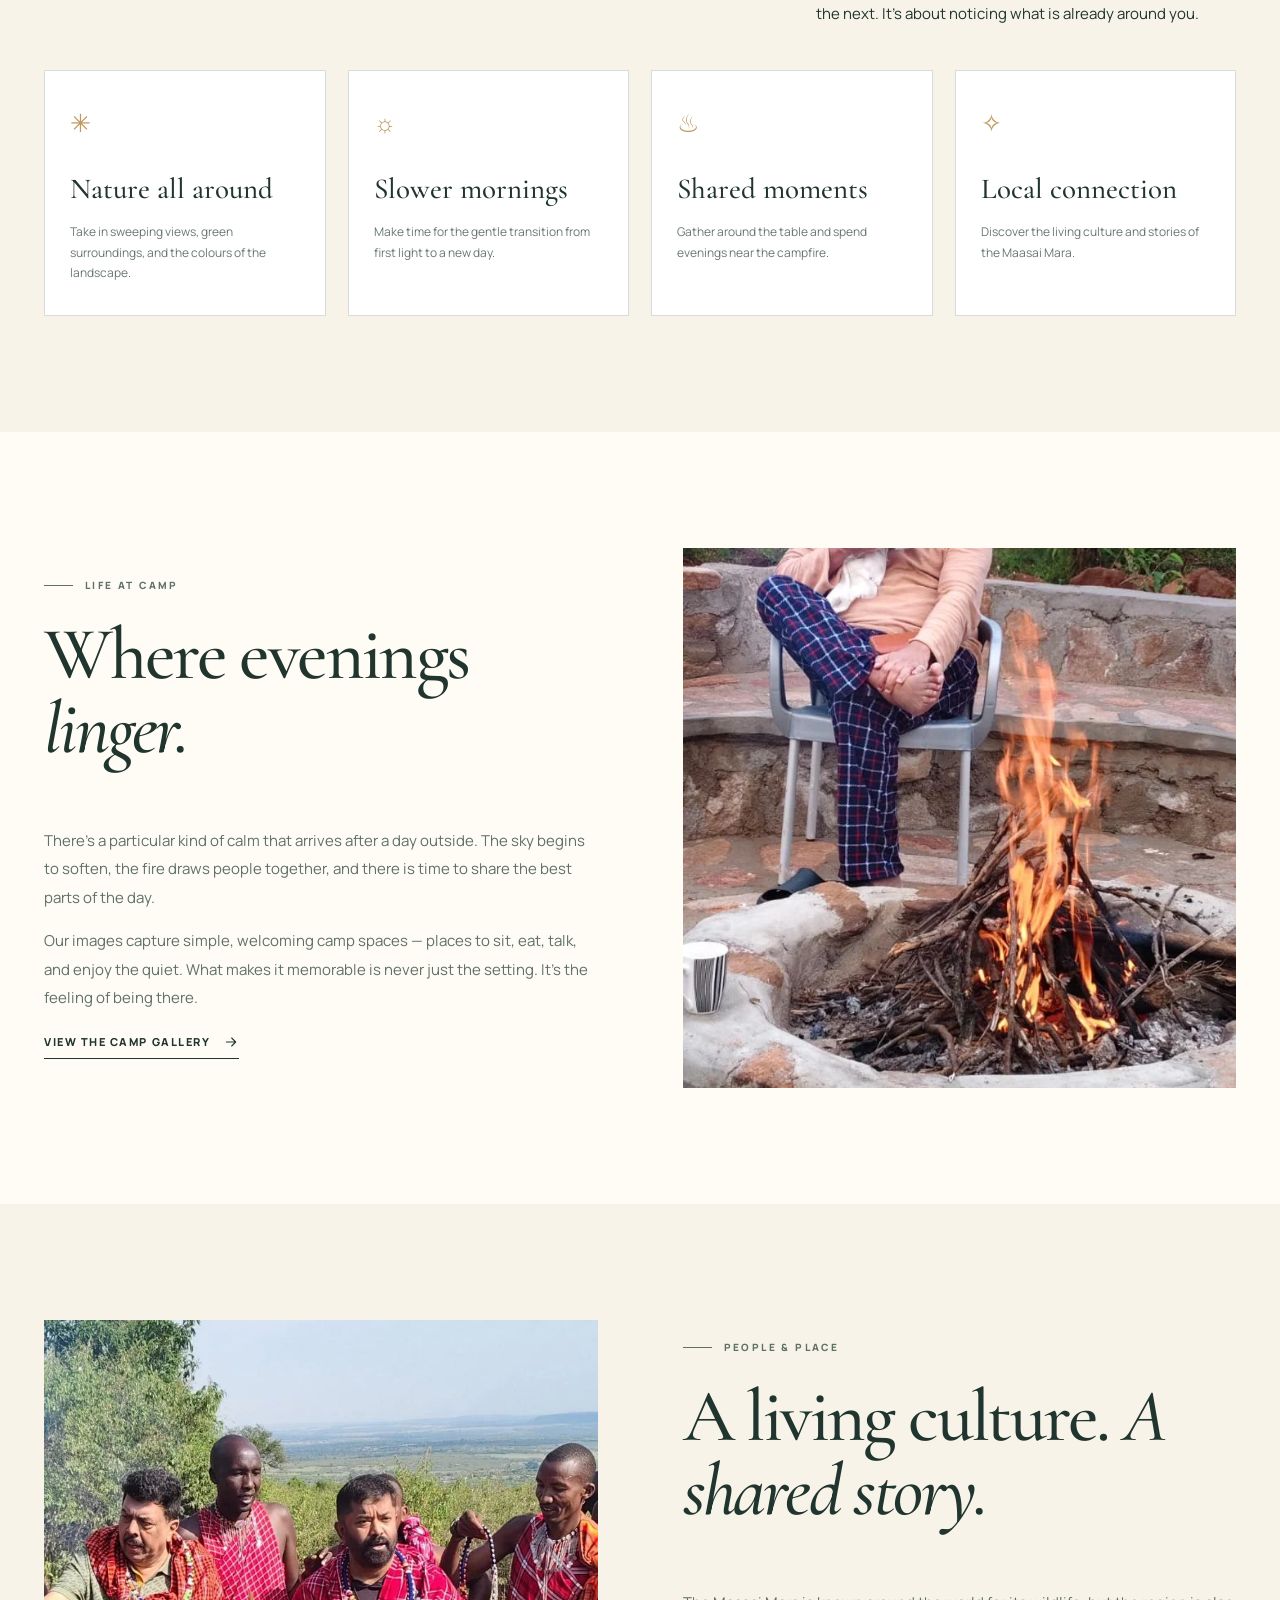
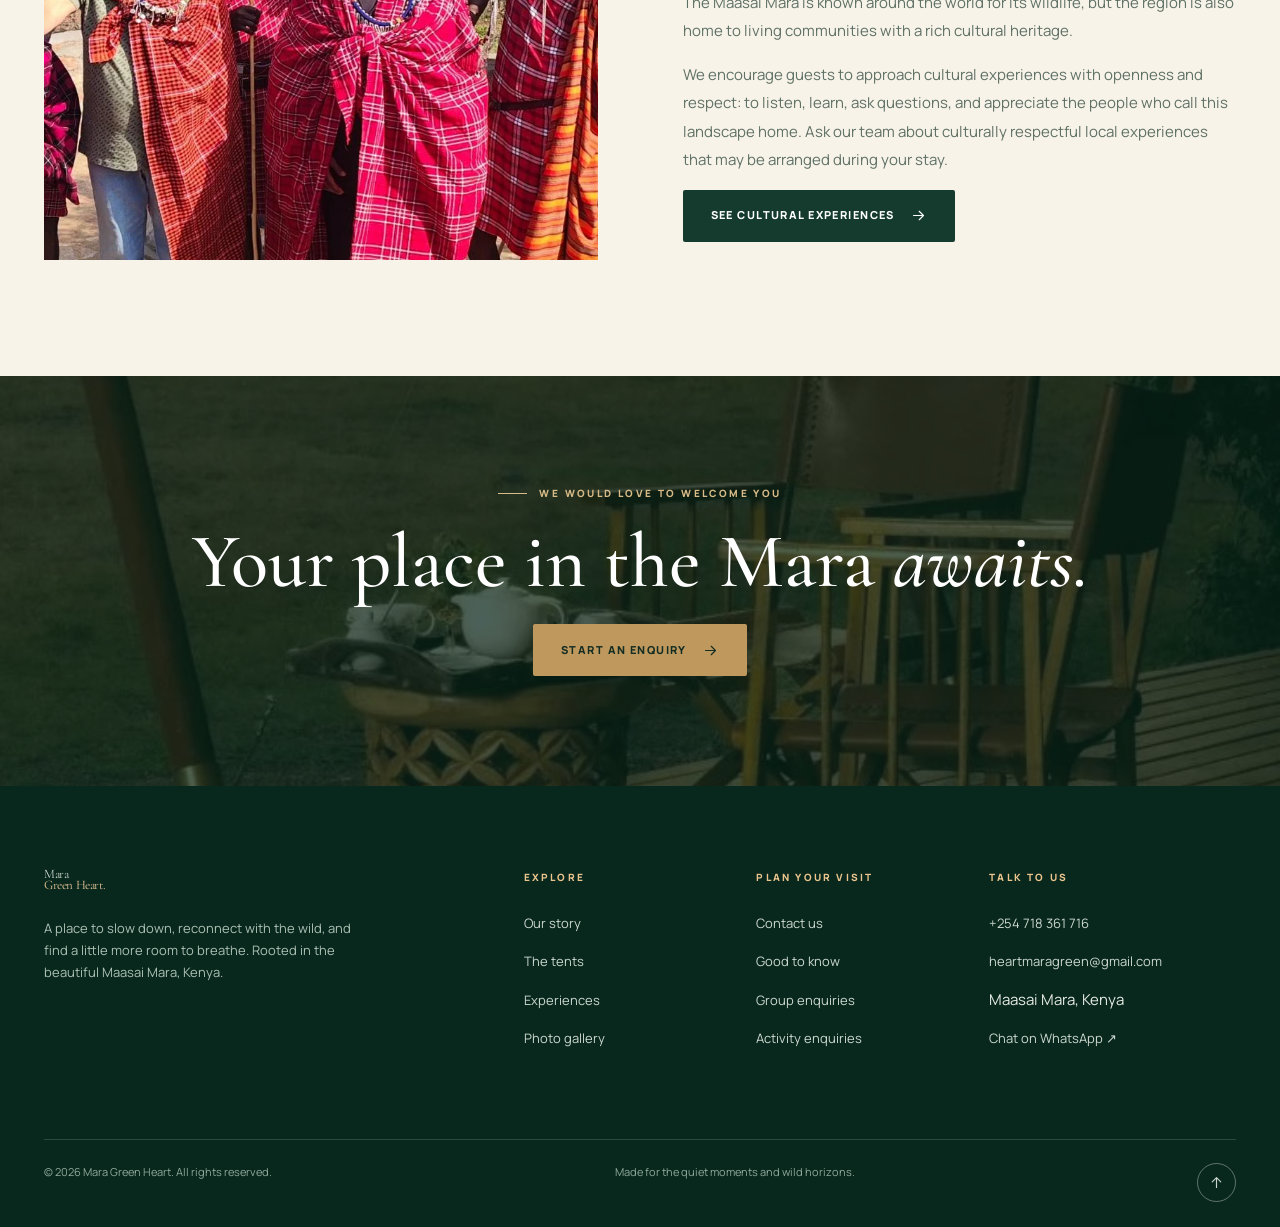
<file: about.html>
<!doctype html><html lang="en"><head><meta charset="UTF-8"><meta name="viewport" content="width=device-width, initial-scale=1"><meta name="theme-color" content="#143b2d"><meta name="description" content="Get to know Mara Green Heart, a down-to-earth Maasai Mara camp with nature views, warm gatherings, and cultural connections."><title>Our Story | Mara Green Heart — Maasai Mara, Kenya</title><meta property="og:type" content="website"><meta property="og:title" content="Our Story | Mara Green Heart"><meta property="og:description" content="Get to know Mara Green Heart, a down-to-earth Maasai Mara camp with nature views, warm gatherings, and cultural connections."><meta property="og:image" content="assets/images/savannah-sunset.webp"><link rel="icon" href="assets/icons/icon.png" type="image/png"><link rel="preconnect" href="https://fonts.googleapis.com"><link rel="preconnect" href="https://fonts.gstatic.com" crossorigin><link rel="stylesheet" href="assets/style.css"><script defer src="assets/site.js"></script></head><body id="top" data-page="about.html"><header class="site-header is-solid" id="siteHeader">
 <div class="nav-container"><a class="brand" href="index.html" aria-label="Mara Green Heart home"><span class="brand-icon"><img src="assets/images/mara-green-heart-logo.png" alt="" width="72" height="76"></span><span class="brand-name"><span>MARA</span><span>GREEN HEART</span></span></a>
 <nav class="nav-links" aria-label="Main navigation"><a class="nav-link " href="index.html" >Home</a><a class="nav-link active" href="about.html" aria-current="page">Our Story</a><a class="nav-link " href="stay.html" >Stay</a><a class="nav-link " href="experiences.html" >Experiences</a><a class="nav-link " href="gallery.html" >Gallery</a><a class="nav-link " href="contact.html" >Contact</a></nav><div class="nav-actions"><a class="btn nav-cta" href="contact.html">Plan your stay <svg viewBox="0 0 24 24" fill="none" stroke="currentColor" stroke-width="1.6" stroke-linecap="round" stroke-linejoin="round" aria-hidden="true"><path d="M5 12h14M13 6l6 6-6 6"/></svg></a><button class="menu-toggle" type="button" aria-label="Open menu" aria-expanded="false" aria-controls="mobileMenu"><span></span><span></span><span></span></button></div></div><div class="scroll-progress" id="scrollProgress"></div></header>
 <nav class="mobile-panel" id="mobileMenu" aria-label="Mobile navigation"><a href="index.html" >Home</a><a href="about.html" aria-current="page">Our Story</a><a href="stay.html" >Stay</a><a href="experiences.html" >Experiences</a><a href="gallery.html" >Gallery</a><a href="contact.html">Enquire about your stay <svg viewBox="0 0 24 24" fill="none" stroke="currentColor" stroke-width="1.6" stroke-linecap="round" stroke-linejoin="round" aria-hidden="true"><path d="M5 12h14M13 6l6 6-6 6"/></svg></a></nav><main id="main"><section class="page-hero"><img src="assets/images/mara-landscape.webp" alt="Mara landscape and sky" class="" loading="eager" decoding="async"><div class="container"><div class="breadcrumbs"><a href="index.html">Home</a> / Our story</div><h1>A heart for<br><em>the Mara.</em></h1><p>A camp shaped by the land, its people, and the moments that bring us closer together.</p></div></section>
<section class="section"><div class="container split-story"><div class="story-photo image-zoom" data-reveal><img src="assets/images/safari-tent.webp" alt="Tent entrance surrounded by trees" class="" loading="lazy" decoding="async"></div><div class="story-copy" data-reveal><p class="eyebrow ">ROOTED IN THE MAASAI MARA</p><h2 class="heading-xl">Welcome to <em>our world.</em></h2><p class="lead">Mara Green Heart is a place to experience the Maasai Mara in a more personal, unhurried way.</p><p>Here, the beauty of the landscape sets the rhythm. You can rest under canvas, linger with a hot drink, head out for a day of exploration, and return to the warmth of camp. It is the kind of place where big horizons and everyday moments belong together.</p><p>Whether you have come for adventure, the landscape, or simply to reconnect with yourself and your companions, there is something special about finding a place that feels grounded in its surroundings.</p><a class="btn btn-primary" href="stay.html">Explore our accommodation<svg viewBox="0 0 24 24" fill="none" stroke="currentColor" stroke-width="1.6" stroke-linecap="round" stroke-linejoin="round" aria-hidden="true"><path d="M5 12h14M13 6l6 6-6 6"/></svg></a></div></div></section>
<section class="section bg-sand"><div class="container"><div class="section-head" data-reveal><div><p class="eyebrow ">WHAT MAKES THE EXPERIENCE</p><h2 class="heading-lg">The simple things, <em>beautifully lived.</em></h2></div><p>Our kind of camp life isn't about rushing from one thing to the next. It's about noticing what is already around you.</p></div><div class="amenity-grid"><article class="amenity" data-reveal><div class="amenity-icon">✳</div><h3>Nature all around</h3><p>Take in sweeping views, green surroundings, and the colours of the landscape.</p></article><article class="amenity" data-reveal><div class="amenity-icon">☼</div><h3>Slower mornings</h3><p>Make time for the gentle transition from first light to a new day.</p></article><article class="amenity" data-reveal><div class="amenity-icon">♨</div><h3>Shared moments</h3><p>Gather around the table and spend evenings near the campfire.</p></article><article class="amenity" data-reveal><div class="amenity-icon">✧</div><h3>Local connection</h3><p>Discover the living culture and stories of the Maasai Mara.</p></article></div></div></section>
<section class="section" id="camp-life"><div class="container split-story reverse"><div class="story-photo image-zoom" data-reveal><img src="assets/images/bonfire.webp" alt="Flames rising in the campfire pit" class="" loading="lazy" decoding="async"></div><div class="story-copy" data-reveal><p class="eyebrow ">LIFE AT CAMP</p><h2 class="heading-xl">Where evenings <em>linger.</em></h2><p>There's a particular kind of calm that arrives after a day outside. The sky begins to soften, the fire draws people together, and there is time to share the best parts of the day.</p><p>Our images capture simple, welcoming camp spaces — places to sit, eat, talk, and enjoy the quiet. What makes it memorable is never just the setting. It's the feeling of being there.</p><a class="text-link" href="gallery.html">View the camp gallery <svg viewBox="0 0 24 24" fill="none" stroke="currentColor" stroke-width="1.6" stroke-linecap="round" stroke-linejoin="round" aria-hidden="true"><path d="M5 12h14M13 6l6 6-6 6"/></svg></a></div></div></section>
<section class="section bg-sand"><div class="container split-story"><div class="story-photo image-zoom" data-reveal><img src="assets/images/maasai-guests.webp" alt="Maasai community members meeting visitors" class="" loading="lazy" decoding="async"></div><div class="story-copy" data-reveal><p class="eyebrow ">PEOPLE & PLACE</p><h2 class="heading-xl">A living culture. <em>A shared story.</em></h2><p>The Maasai Mara is known around the world for its wildlife, but the region is also home to living communities with a rich cultural heritage.</p><p>We encourage guests to approach cultural experiences with openness and respect: to listen, learn, ask questions, and appreciate the people who call this landscape home. Ask our team about culturally respectful local experiences that may be arranged during your stay.</p><a class="btn btn-primary" href="experiences.html#culture">See cultural experiences<svg viewBox="0 0 24 24" fill="none" stroke="currentColor" stroke-width="1.6" stroke-linecap="round" stroke-linejoin="round" aria-hidden="true"><path d="M5 12h14M13 6l6 6-6 6"/></svg></a></div></div></section>
<section class="cta-banner"><img src="assets/images/savannah-sunset.webp" alt="A warm Mara sunset" class="" loading="lazy" decoding="async"><div class="container"><p class="eyebrow light centered">WE WOULD LOVE TO WELCOME YOU</p><h2>Your place in the Mara <em>awaits.</em></h2><a class="btn btn-gold" href="contact.html">Start an enquiry<svg viewBox="0 0 24 24" fill="none" stroke="currentColor" stroke-width="1.6" stroke-linecap="round" stroke-linejoin="round" aria-hidden="true"><path d="M5 12h14M13 6l6 6-6 6"/></svg></a></div></section></main><footer class="footer"><div class="container"><div class="footer-main"><div><a href="index.html" class="footer-brand" style="display:block">Mara<br><span>Green Heart.</span></a><p class="footer-desc">A place to slow down, reconnect with the wild, and find a little more room to breathe. Rooted in the beautiful Maasai Mara, Kenya.</p></div>
 <div><h4>Explore</h4><ul><li><a href="about.html">Our story</a></li><li><a href="stay.html">The tents</a></li><li><a href="experiences.html">Experiences</a></li><li><a href="gallery.html">Photo gallery</a></li></ul></div>
 <div><h4>Plan your visit</h4><ul><li><a href="contact.html">Contact us</a></li><li><a href="index.html#faq">Good to know</a></li><li><a href="contact.html?interest=Group%20stay">Group enquiries</a></li><li><a href="contact.html?interest=Safari%20activities">Activity enquiries</a></li></ul></div>
 <div class="footer-contact"><h4>Talk to us</h4><ul><li><a href="tel:+254718361716">+254 718 361 716</a></li><li><a href="mailto:heartmaragreen@gmail.com">heartmaragreen@gmail.com</a></li><li>Maasai Mara, Kenya</li><li><a href="https://wa.me/254718361716?text=Hello%20Mara%20Green%20Heart%2C%20I%27d%20like%20to%20enquire%20about%20a%20stay." target="_blank" rel="noopener noreferrer">Chat on WhatsApp ↗</a></li></ul></div></div><div class="footer-bottom"><span>© <span id="year">2026</span> Mara Green Heart. All rights reserved.</span><span>Made for the quiet moments and wild horizons.</span><a href="#top" class="back-top" aria-label="Back to top"><svg viewBox="0 0 24 24" fill="none" stroke="currentColor" stroke-width="1.6" stroke-linecap="round" stroke-linejoin="round" aria-hidden="true"><path d="M12 19V5m-6 6 6-6 6 6"/></svg></a></div></div></footer>
 <a class="whatsapp-float" href="https://wa.me/254718361716?text=Hello%20Mara%20Green%20Heart%2C%20I%27d%20like%20to%20enquire%20about%20a%20stay." target="_blank" rel="noopener noreferrer" aria-label="Chat with Mara Green Heart on WhatsApp"><svg xmlns="http://www.w3.org/2000/svg" viewBox="0 0 24 24" fill="currentColor" aria-hidden="true"><path d="M20.52 3.48A11.79 11.79 0 0012.06 0C5.55 0 .25 5.29.24 11.8c0 2.08.54 4.11 1.57 5.9L.14 24l6.45-1.69a11.82 11.82 0 005.46 1.39h.01c6.51 0 11.81-5.3 11.82-11.81a11.75 11.75 0 00-3.36-8.41zM12.06 21.7a9.78 9.78 0 01-4.98-1.36l-.36-.21-3.83 1 1.03-3.73-.24-.38a9.74 9.74 0 01-1.49-5.22c0-5.41 4.41-9.82 9.84-9.82a9.77 9.77 0 016.94 2.88 9.75 9.75 0 012.87 6.94c0 5.42-4.41 9.82-9.78 9.9zm5.38-7.36c-.3-.15-1.75-.86-2.02-.96-.27-.1-.46-.15-.66.15s-.76.96-.93 1.16c-.17.2-.34.22-.64.07-.3-.15-1.25-.46-2.37-1.47-.87-.78-1.45-1.74-1.62-2.04-.17-.3-.02-.46.13-.61.14-.13.3-.35.44-.52.15-.17.2-.3.3-.5.1-.2.05-.38-.02-.53-.08-.15-.67-1.61-.91-2.2-.24-.57-.49-.49-.66-.5h-.56c-.2 0-.52.08-.79.38-.27.3-1.04 1.02-1.04 2.48s1.06 2.87 1.2 3.07c.15.2 2.09 3.19 5.06 4.48.71.31 1.26.49 1.69.63.71.23 1.36.2 1.87.12.57-.09 1.75-.72 1.99-1.41.25-.69.25-1.28.17-1.41-.07-.12-.27-.2-.57-.35z"/></svg></a></body></html>
</file>
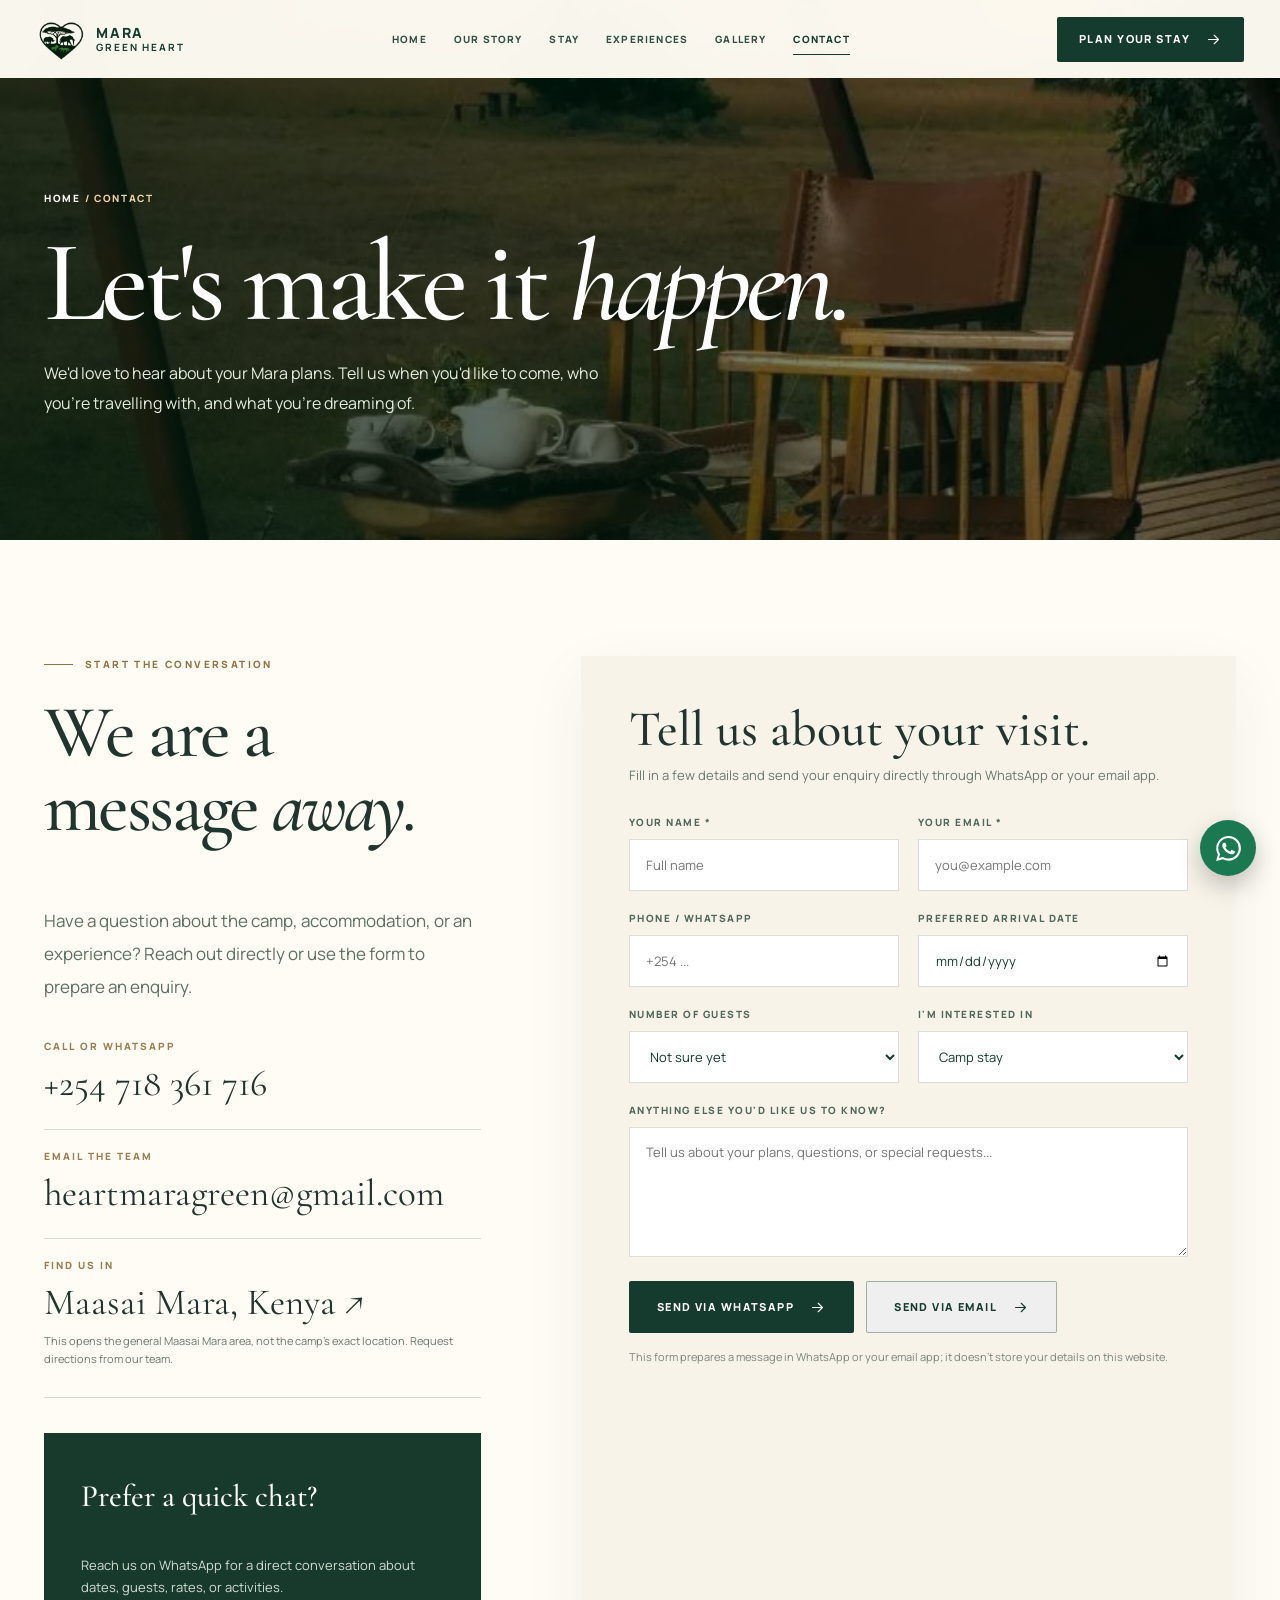
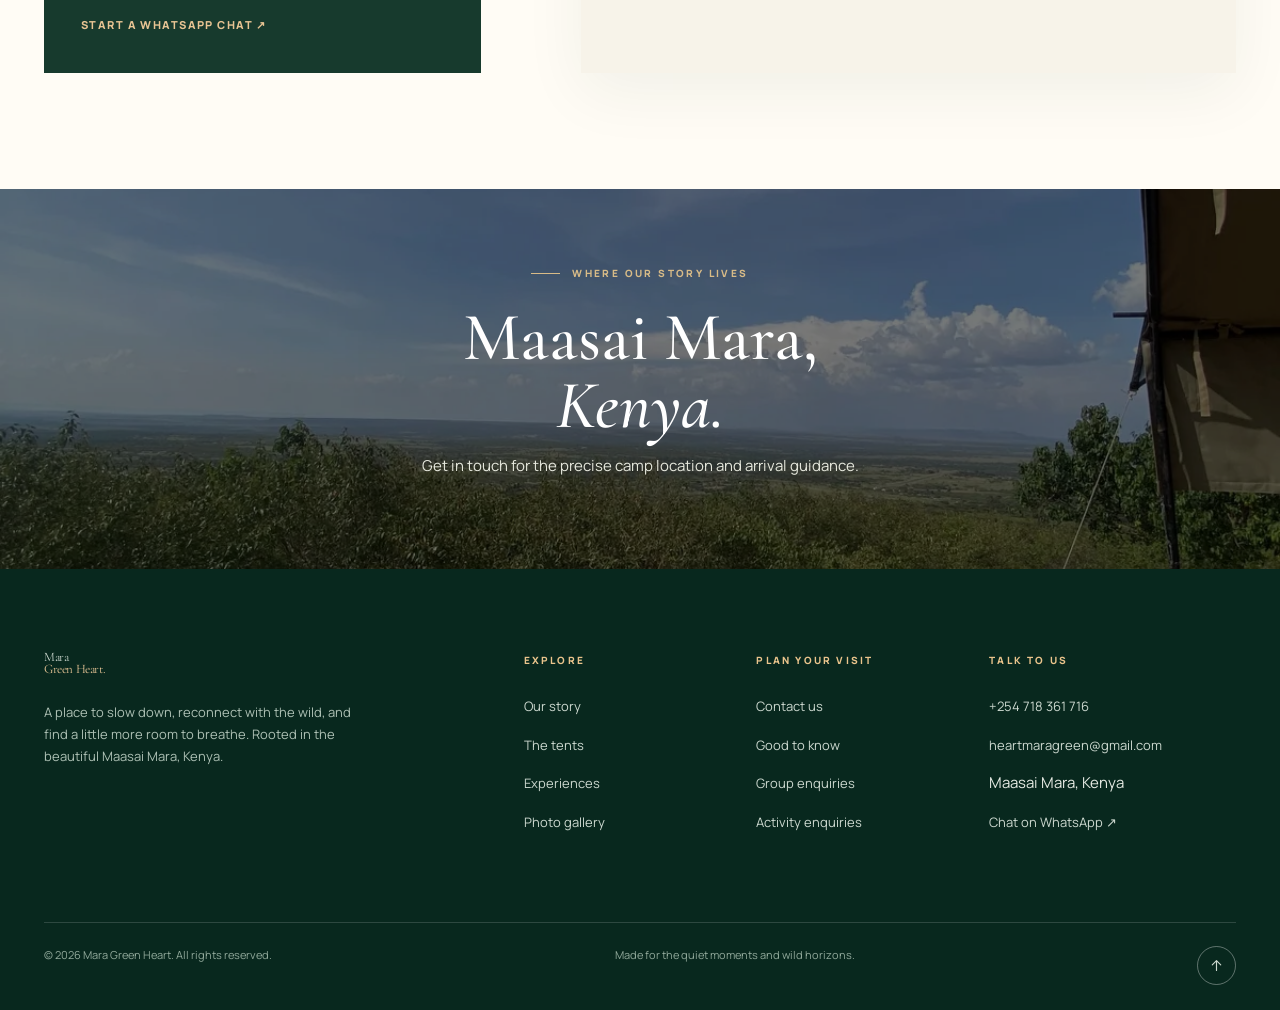
<file: contact.html>
<!doctype html><html lang="en"><head><meta charset="UTF-8"><meta name="viewport" content="width=device-width, initial-scale=1"><meta name="theme-color" content="#143b2d"><meta name="description" content="Enquire about Mara Green Heart accommodation and safari experiences in Maasai Mara. WhatsApp +254718361716 or email heartmaragreen@gmail.com."><title>Contact &amp; Enquiries | Mara Green Heart — Maasai Mara, Kenya</title><meta property="og:type" content="website"><meta property="og:title" content="Contact &amp; Enquiries | Mara Green Heart"><meta property="og:description" content="Enquire about Mara Green Heart accommodation and safari experiences in Maasai Mara. WhatsApp +254718361716 or email heartmaragreen@gmail.com."><meta property="og:image" content="assets/images/savannah-sunset.webp"><link rel="icon" href="assets/icons/icon.png" type="image/png"><link rel="preconnect" href="https://fonts.googleapis.com"><link rel="preconnect" href="https://fonts.gstatic.com" crossorigin><link rel="stylesheet" href="assets/style.css"><script defer src="assets/site.js"></script></head><body id="top" data-page="contact.html"><header class="site-header is-solid" id="siteHeader">
 <div class="nav-container"><a class="brand" href="index.html" aria-label="Mara Green Heart home"><span class="brand-icon"><img src="assets/images/mara-green-heart-logo.png" alt="" width="72" height="76"></span><span class="brand-name"><span>MARA</span><span>GREEN HEART</span></span></a>
 <nav class="nav-links" aria-label="Main navigation"><a class="nav-link " href="index.html" >Home</a><a class="nav-link " href="about.html" >Our Story</a><a class="nav-link " href="stay.html" >Stay</a><a class="nav-link " href="experiences.html" >Experiences</a><a class="nav-link " href="gallery.html" >Gallery</a><a class="nav-link active" href="contact.html" aria-current="page">Contact</a></nav><div class="nav-actions"><a class="btn nav-cta" href="contact.html">Plan your stay <svg viewBox="0 0 24 24" fill="none" stroke="currentColor" stroke-width="1.6" stroke-linecap="round" stroke-linejoin="round" aria-hidden="true"><path d="M5 12h14M13 6l6 6-6 6"/></svg></a><button class="menu-toggle" type="button" aria-label="Open menu" aria-expanded="false" aria-controls="mobileMenu"><span></span><span></span><span></span></button></div></div><div class="scroll-progress" id="scrollProgress"></div></header>
 <nav class="mobile-panel" id="mobileMenu" aria-label="Mobile navigation"><a href="index.html" >Home</a><a href="about.html" >Our Story</a><a href="stay.html" >Stay</a><a href="experiences.html" >Experiences</a><a href="gallery.html" >Gallery</a><a href="contact.html">Enquire about your stay <svg viewBox="0 0 24 24" fill="none" stroke="currentColor" stroke-width="1.6" stroke-linecap="round" stroke-linejoin="round" aria-hidden="true"><path d="M5 12h14M13 6l6 6-6 6"/></svg></a></nav><main id="main"><section class="page-hero"><img src="assets/images/savannah-sunset.webp" alt="Sunset viewed from the camp" class="" loading="eager" decoding="async"><div class="container"><div class="breadcrumbs"><a href="index.html">Home</a> / Contact</div><h1>Let's make it <em>happen.</em></h1><p>We'd love to hear about your Mara plans. Tell us when you'd like to come, who you're travelling with, and what you're dreaming of.</p></div></section>
<section class="section"><div class="container contact-grid"><div data-reveal><p class="eyebrow ">START THE CONVERSATION</p><h2 class="heading-xl">We are a message <em>away.</em></h2><p class="lead">Have a question about the camp, accommodation, or an experience? Reach out directly or use the form to prepare an enquiry.</p><div class="contact-method"><span class="label">Call or WhatsApp</span><a href="tel:+254718361716">+254 718 361 716</a></div><div class="contact-method"><span class="label">Email the team</span><a href="mailto:heartmaragreen@gmail.com">heartmaragreen@gmail.com</a></div><div class="contact-method"><span class="label">Find us in</span><a href="https://www.google.com/maps/search/?api=1&query=Maasai+Mara+Kenya" target="_blank" rel="noopener noreferrer">Maasai Mara, Kenya ↗</a><p class="muted" style="font-size:11px;margin:6px 0">This opens the general Maasai Mara area, not the camp's exact location. Request directions from our team.</p></div><div class="contact-aside"><h3>Prefer a quick chat?</h3><p>Reach us on WhatsApp for a direct conversation about dates, guests, rates, or activities.</p><a href="https://wa.me/254718361716?text=Hello%20Mara%20Green%20Heart%2C%20I%27m%20planning%20a%20visit." target="_blank" rel="noopener noreferrer">Start a WhatsApp chat ↗</a></div></div>
<div class="contact-form" data-reveal><h2>Tell us about your visit.</h2><p>Fill in a few details and send your enquiry directly through WhatsApp or your email app.</p><form id="contactForm"><div class="form-grid"><div class="field"><label for="guestName">Your name *</label><input id="guestName" name="name" type="text" placeholder="Full name" autocomplete="name" required maxlength="120"></div><div class="field"><label for="guestEmail">Your email *</label><input id="guestEmail" name="email" type="email" placeholder="you@example.com" autocomplete="email" required maxlength="180"></div><div class="field"><label for="guestPhone">Phone / WhatsApp</label><input id="guestPhone" name="phone" type="tel" placeholder="+254 ..." autocomplete="tel" maxlength="50"></div><div class="field"><label for="arrivalDate">Preferred arrival date</label><input id="arrivalDate" name="date" type="date"></div><div class="field"><label for="guestCount">Number of guests</label><select id="guestCount" name="guests"><option value="Not sure yet">Not sure yet</option><option value="1 guest">1 guest</option><option value="2 guests">2 guests</option><option value="3 guests">3 guests</option><option value="4 guests">4 guests</option><option value="5+ guests">5+ guests</option></select></div><div class="field"><label for="guestInterest">I'm interested in</label><select id="guestInterest" name="interest"><option value="Camp stay">Camp stay</option><option value="Canvas tent stay">Canvas tent stay</option><option value="Family or group stay">Family or group stay</option><option value="Safari activities">Safari activities</option><option value="Safari game drives">Safari game drives</option><option value="Hot-air balloon experiences">Hot-air balloon experiences</option><option value="Maasai cultural encounters">Maasai cultural encounters</option><option value="Nature walks & viewpoints">Nature walks & viewpoints</option><option value="Local flavours & camp dining">Local flavours & camp dining</option><option value="Fireside gatherings">Fireside gatherings</option><option value="Other enquiry">Other enquiry</option></select></div><div class="field full"><label for="guestMessage">Anything else you'd like us to know?</label><textarea id="guestMessage" name="message" placeholder="Tell us about your plans, questions, or special requests..."></textarea></div></div><div class="form-actions"><button class="btn btn-primary" type="submit" data-send="whatsapp">Send via WhatsApp <svg viewBox="0 0 24 24" fill="none" stroke="currentColor" stroke-width="1.6" stroke-linecap="round" stroke-linejoin="round" aria-hidden="true"><path d="M5 12h14M13 6l6 6-6 6"/></svg></button><button class="btn btn-ghost" type="submit" data-send="email">Send via email <svg viewBox="0 0 24 24" fill="none" stroke="currentColor" stroke-width="1.6" stroke-linecap="round" stroke-linejoin="round" aria-hidden="true"><path d="M5 12h14M13 6l6 6-6 6"/></svg></button></div><p class="form-note" role="status" id="formStatus">This form prepares a message in WhatsApp or your email app; it doesn't store your details on this website.</p></form></div></div></section>
<section class="map-illustration"><img src="assets/images/mara-landscape.webp" alt="Landscape around the Maasai Mara" class="" loading="lazy" decoding="async"><div data-reveal><p class="eyebrow light centered">WHERE OUR STORY LIVES</p><h2>Maasai Mara,<br><em>Kenya.</em></h2><p>Get in touch for the precise camp location and arrival guidance.</p></div></section></main><footer class="footer"><div class="container"><div class="footer-main"><div><a href="index.html" class="footer-brand" style="display:block">Mara<br><span>Green Heart.</span></a><p class="footer-desc">A place to slow down, reconnect with the wild, and find a little more room to breathe. Rooted in the beautiful Maasai Mara, Kenya.</p></div>
 <div><h4>Explore</h4><ul><li><a href="about.html">Our story</a></li><li><a href="stay.html">The tents</a></li><li><a href="experiences.html">Experiences</a></li><li><a href="gallery.html">Photo gallery</a></li></ul></div>
 <div><h4>Plan your visit</h4><ul><li><a href="contact.html">Contact us</a></li><li><a href="index.html#faq">Good to know</a></li><li><a href="contact.html?interest=Group%20stay">Group enquiries</a></li><li><a href="contact.html?interest=Safari%20activities">Activity enquiries</a></li></ul></div>
 <div class="footer-contact"><h4>Talk to us</h4><ul><li><a href="tel:+254718361716">+254 718 361 716</a></li><li><a href="mailto:heartmaragreen@gmail.com">heartmaragreen@gmail.com</a></li><li>Maasai Mara, Kenya</li><li><a href="https://wa.me/254718361716?text=Hello%20Mara%20Green%20Heart%2C%20I%27d%20like%20to%20enquire%20about%20a%20stay." target="_blank" rel="noopener noreferrer">Chat on WhatsApp ↗</a></li></ul></div></div><div class="footer-bottom"><span>© <span id="year">2026</span> Mara Green Heart. All rights reserved.</span><span>Made for the quiet moments and wild horizons.</span><a href="#top" class="back-top" aria-label="Back to top"><svg viewBox="0 0 24 24" fill="none" stroke="currentColor" stroke-width="1.6" stroke-linecap="round" stroke-linejoin="round" aria-hidden="true"><path d="M12 19V5m-6 6 6-6 6 6"/></svg></a></div></div></footer>
 <a class="whatsapp-float" href="https://wa.me/254718361716?text=Hello%20Mara%20Green%20Heart%2C%20I%27d%20like%20to%20enquire%20about%20a%20stay." target="_blank" rel="noopener noreferrer" aria-label="Chat with Mara Green Heart on WhatsApp"><svg xmlns="http://www.w3.org/2000/svg" viewBox="0 0 24 24" fill="currentColor" aria-hidden="true"><path d="M20.52 3.48A11.79 11.79 0 0012.06 0C5.55 0 .25 5.29.24 11.8c0 2.08.54 4.11 1.57 5.9L.14 24l6.45-1.69a11.82 11.82 0 005.46 1.39h.01c6.51 0 11.81-5.3 11.82-11.81a11.75 11.75 0 00-3.36-8.41zM12.06 21.7a9.78 9.78 0 01-4.98-1.36l-.36-.21-3.83 1 1.03-3.73-.24-.38a9.74 9.74 0 01-1.49-5.22c0-5.41 4.41-9.82 9.84-9.82a9.77 9.77 0 016.94 2.88 9.75 9.75 0 012.87 6.94c0 5.42-4.41 9.82-9.78 9.9zm5.38-7.36c-.3-.15-1.75-.86-2.02-.96-.27-.1-.46-.15-.66.15s-.76.96-.93 1.16c-.17.2-.34.22-.64.07-.3-.15-1.25-.46-2.37-1.47-.87-.78-1.45-1.74-1.62-2.04-.17-.3-.02-.46.13-.61.14-.13.3-.35.44-.52.15-.17.2-.3.3-.5.1-.2.05-.38-.02-.53-.08-.15-.67-1.61-.91-2.2-.24-.57-.49-.49-.66-.5h-.56c-.2 0-.52.08-.79.38-.27.3-1.04 1.02-1.04 2.48s1.06 2.87 1.2 3.07c.15.2 2.09 3.19 5.06 4.48.71.31 1.26.49 1.69.63.71.23 1.36.2 1.87.12.57-.09 1.75-.72 1.99-1.41.25-.69.25-1.28.17-1.41-.07-.12-.27-.2-.57-.35z"/></svg></a></body></html>
</file>
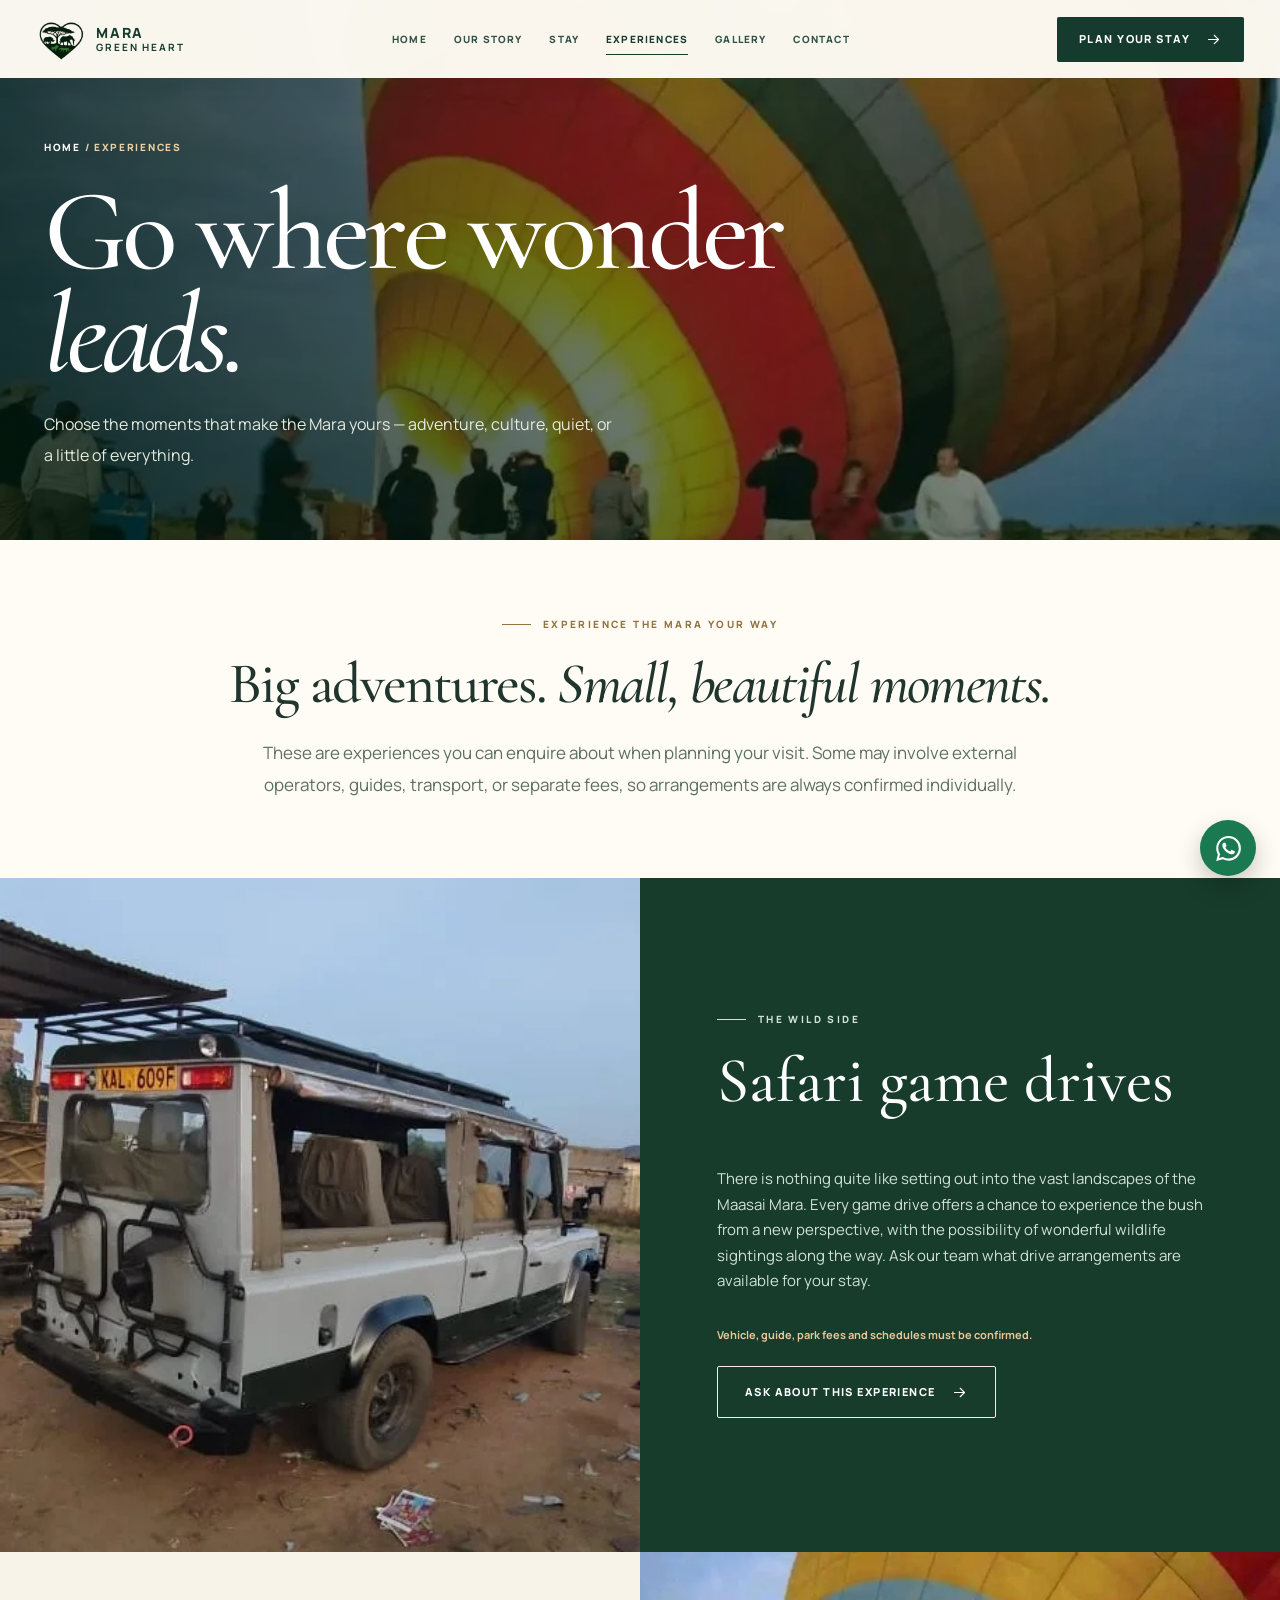
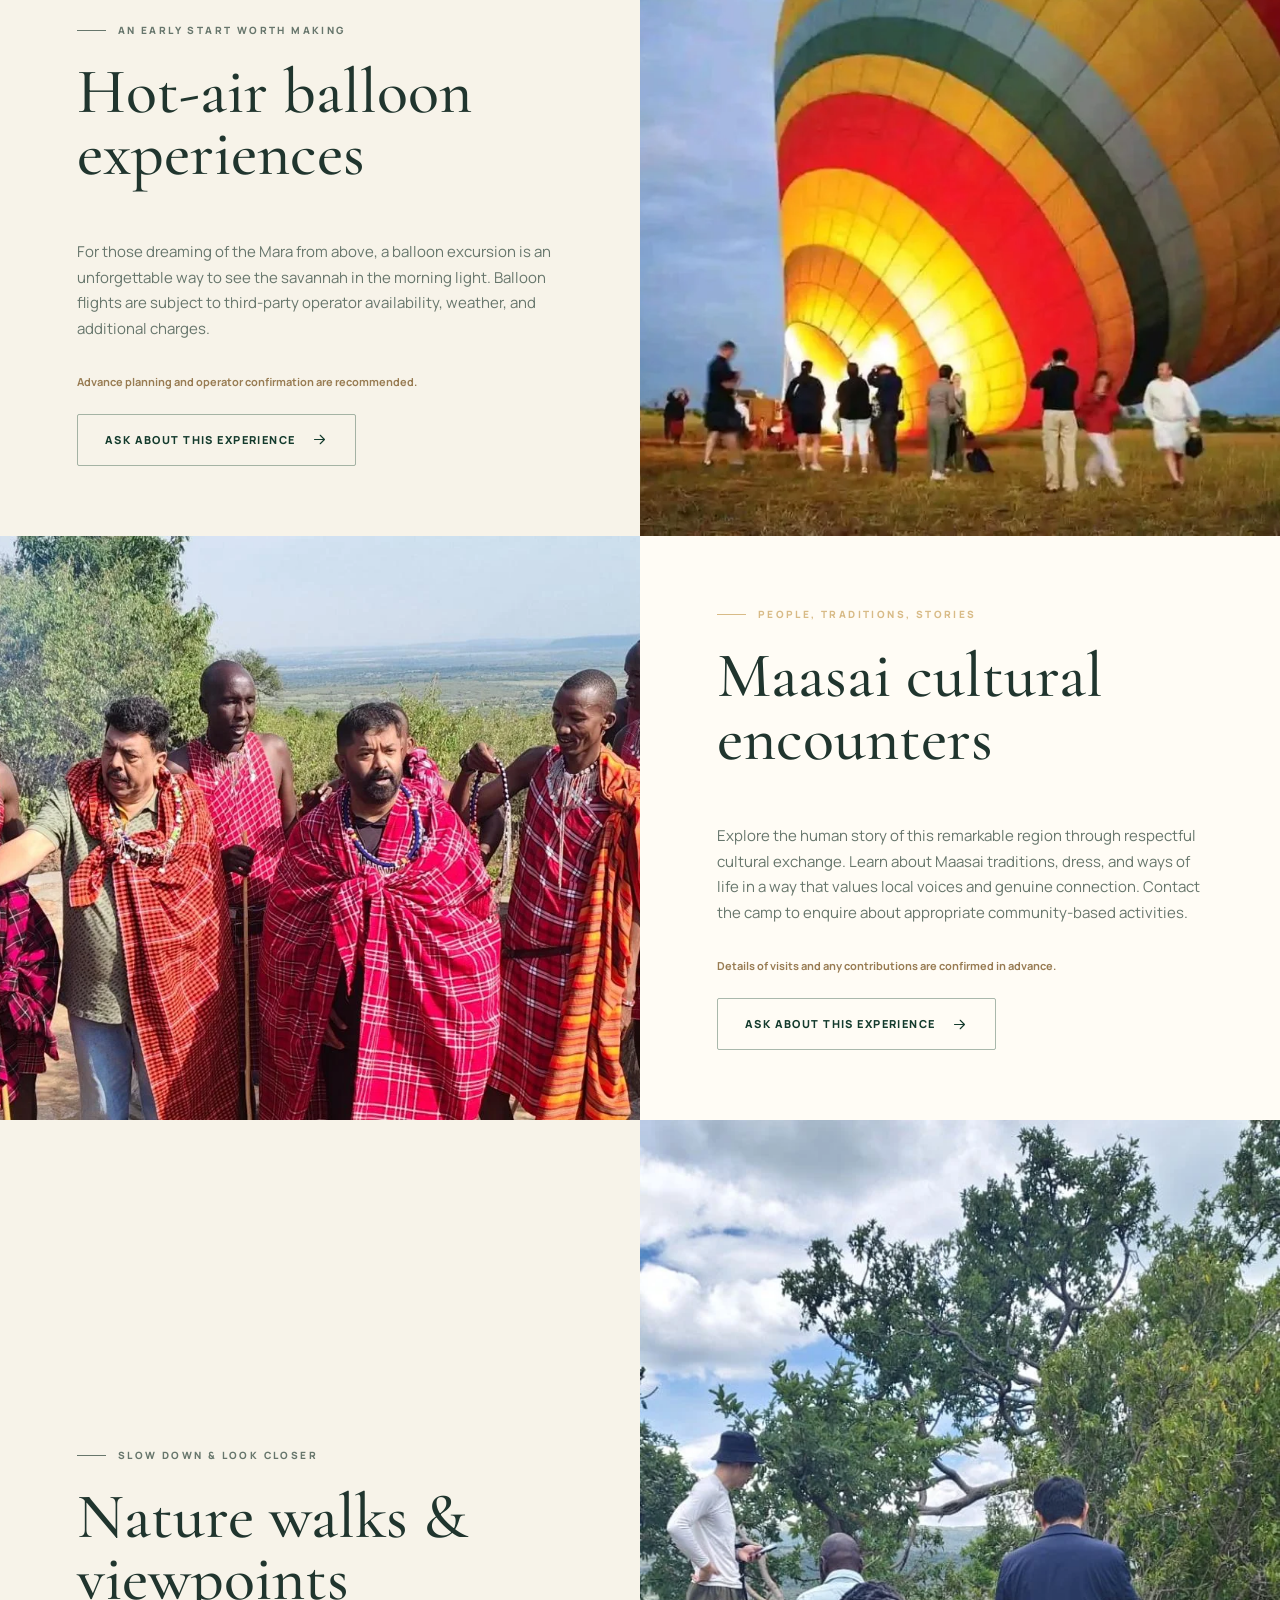
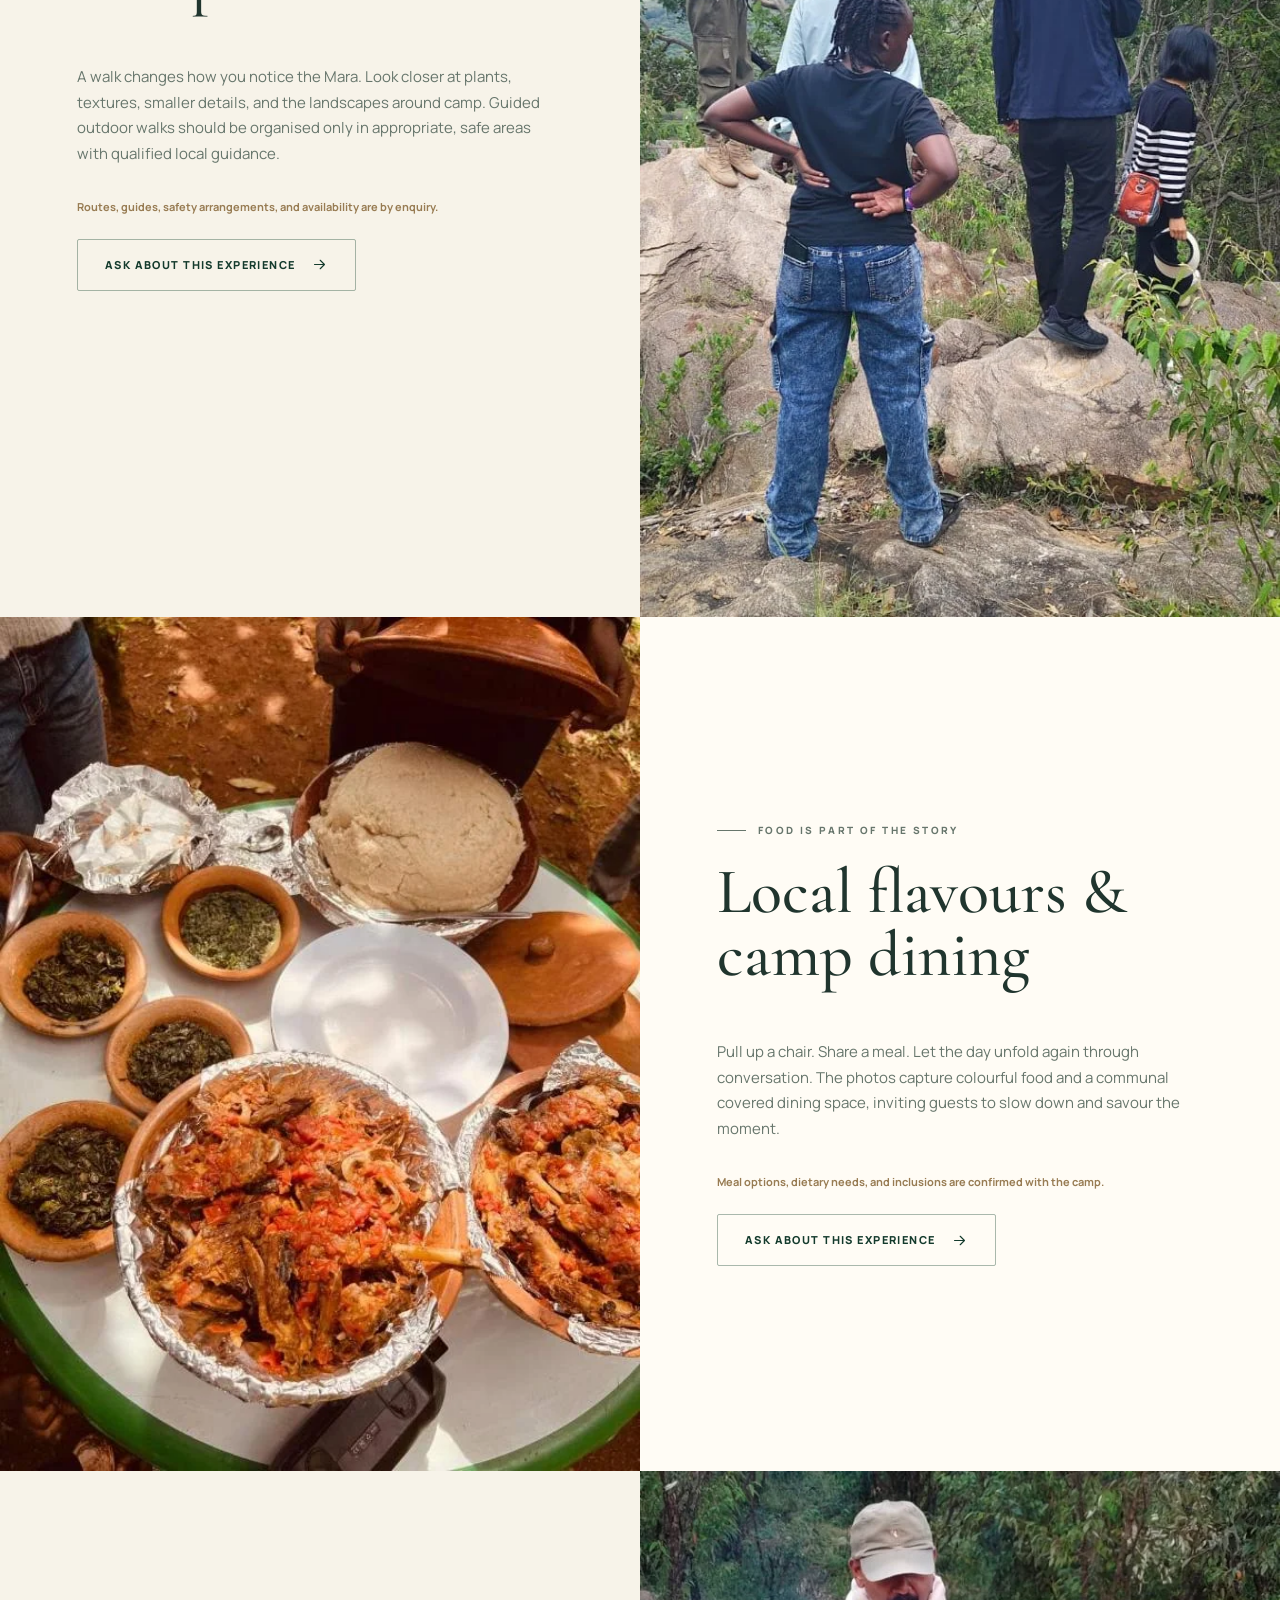
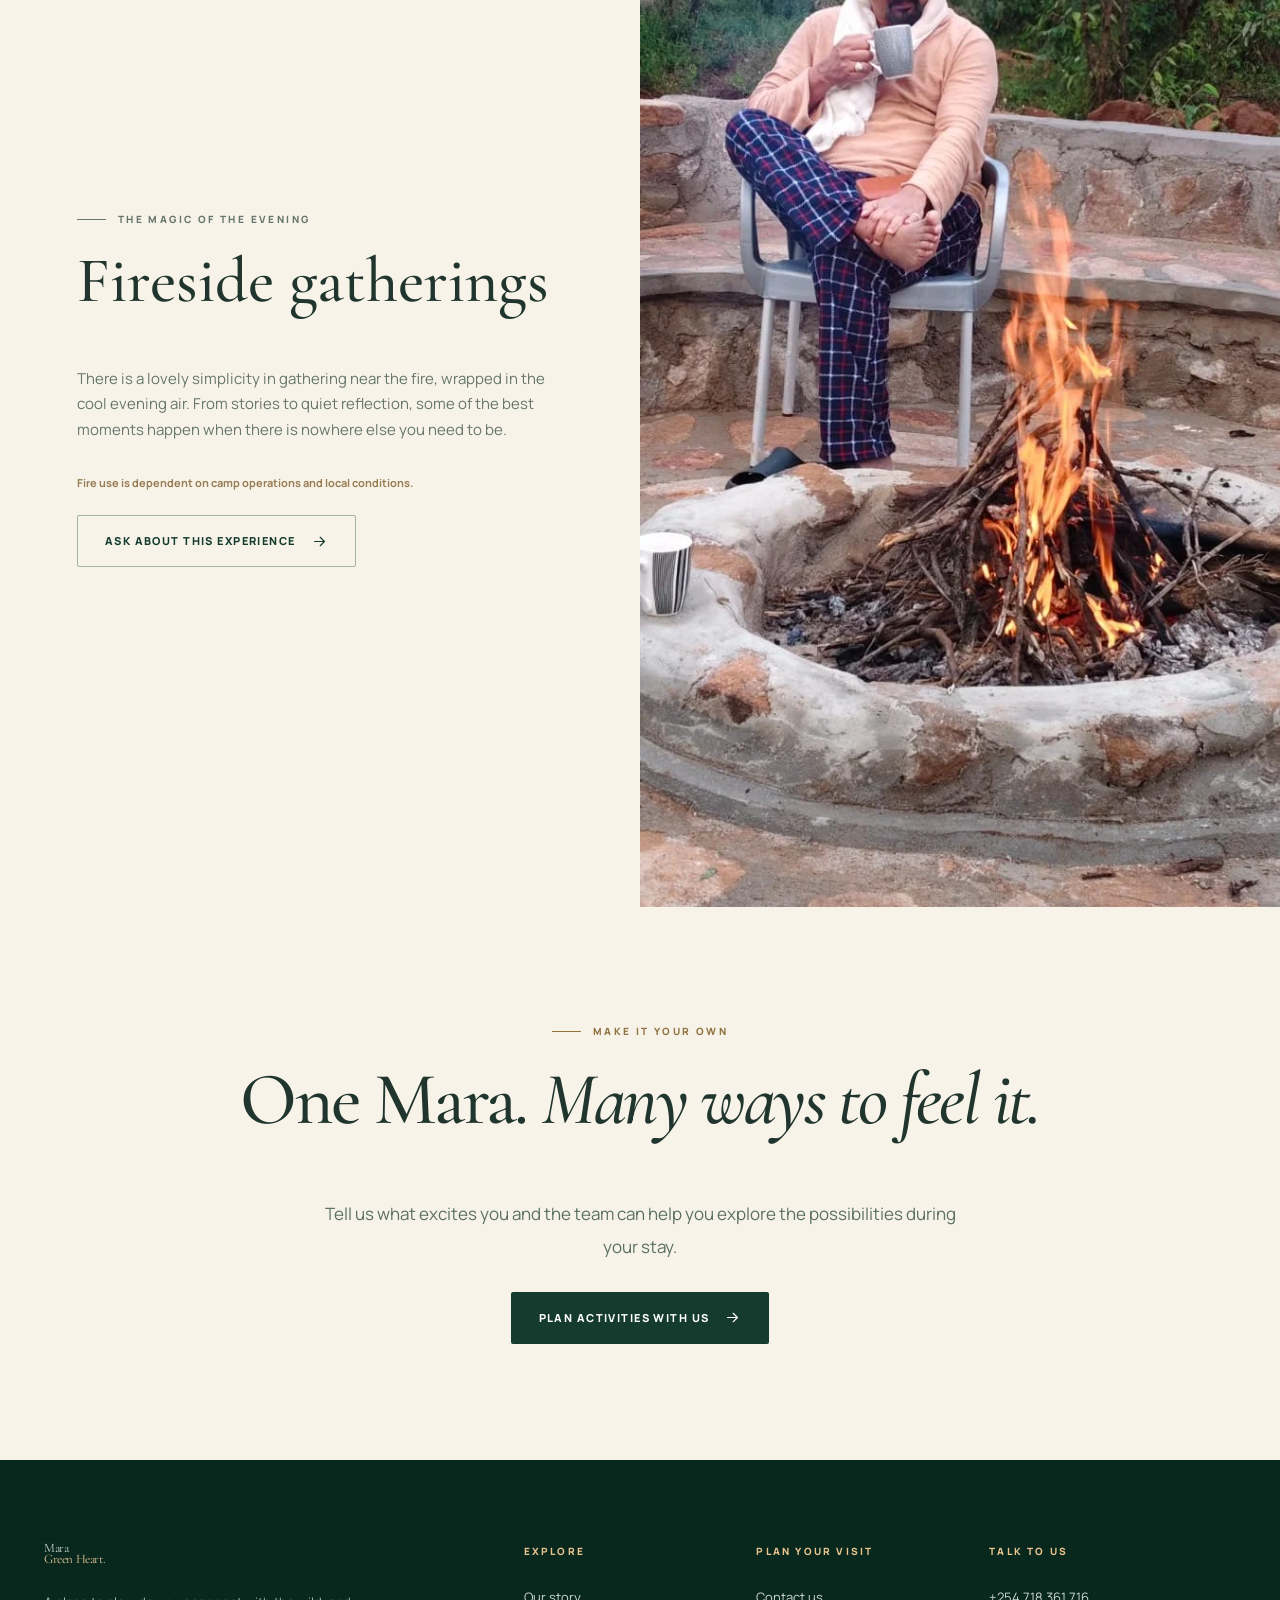
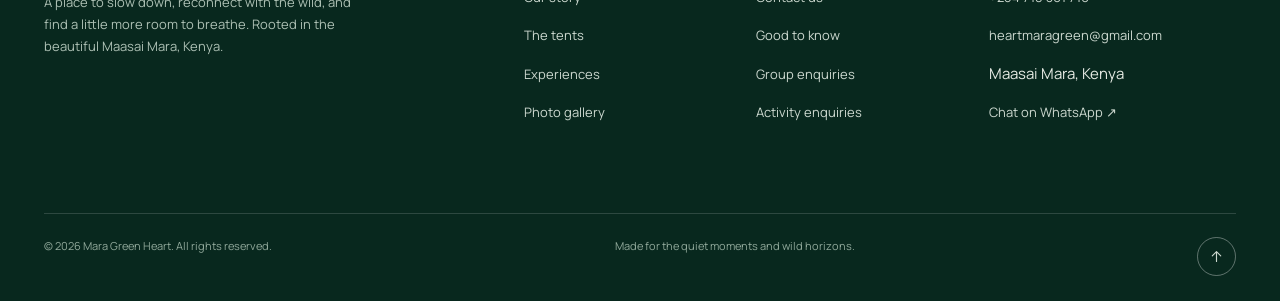
<file: experiences.html>
<!doctype html><html lang="en"><head><meta charset="UTF-8"><meta name="viewport" content="width=device-width, initial-scale=1"><meta name="theme-color" content="#143b2d"><meta name="description" content="Explore Mara Green Heart experiences: safari game drive enquiries, Maasai cultural encounters, balloon adventures, dining and nature walks."><title>Safari Experiences | Mara Green Heart — Maasai Mara, Kenya</title><meta property="og:type" content="website"><meta property="og:title" content="Safari Experiences | Mara Green Heart"><meta property="og:description" content="Explore Mara Green Heart experiences: safari game drive enquiries, Maasai cultural encounters, balloon adventures, dining and nature walks."><meta property="og:image" content="assets/images/savannah-sunset.webp"><link rel="icon" href="assets/icons/icon.png" type="image/png"><link rel="preconnect" href="https://fonts.googleapis.com"><link rel="preconnect" href="https://fonts.gstatic.com" crossorigin><link rel="stylesheet" href="assets/style.css"><script defer src="assets/site.js"></script></head><body id="top" data-page="experiences.html"><header class="site-header is-solid" id="siteHeader">
 <div class="nav-container"><a class="brand" href="index.html" aria-label="Mara Green Heart home"><span class="brand-icon"><img src="assets/images/mara-green-heart-logo.png" alt="" width="72" height="76"></span><span class="brand-name"><span>MARA</span><span>GREEN HEART</span></span></a>
 <nav class="nav-links" aria-label="Main navigation"><a class="nav-link " href="index.html" >Home</a><a class="nav-link " href="about.html" >Our Story</a><a class="nav-link " href="stay.html" >Stay</a><a class="nav-link active" href="experiences.html" aria-current="page">Experiences</a><a class="nav-link " href="gallery.html" >Gallery</a><a class="nav-link " href="contact.html" >Contact</a></nav><div class="nav-actions"><a class="btn nav-cta" href="contact.html">Plan your stay <svg viewBox="0 0 24 24" fill="none" stroke="currentColor" stroke-width="1.6" stroke-linecap="round" stroke-linejoin="round" aria-hidden="true"><path d="M5 12h14M13 6l6 6-6 6"/></svg></a><button class="menu-toggle" type="button" aria-label="Open menu" aria-expanded="false" aria-controls="mobileMenu"><span></span><span></span><span></span></button></div></div><div class="scroll-progress" id="scrollProgress"></div></header>
 <nav class="mobile-panel" id="mobileMenu" aria-label="Mobile navigation"><a href="index.html" >Home</a><a href="about.html" >Our Story</a><a href="stay.html" >Stay</a><a href="experiences.html" aria-current="page">Experiences</a><a href="gallery.html" >Gallery</a><a href="contact.html">Enquire about your stay <svg viewBox="0 0 24 24" fill="none" stroke="currentColor" stroke-width="1.6" stroke-linecap="round" stroke-linejoin="round" aria-hidden="true"><path d="M5 12h14M13 6l6 6-6 6"/></svg></a></nav><main id="main"><section class="page-hero"><img src="assets/images/balloon.webp" alt="Hot air balloon preparing for a safari morning" class="" loading="eager" decoding="async"><div class="container"><div class="breadcrumbs"><a href="index.html">Home</a> / Experiences</div><h1>Go where wonder <em>leads.</em></h1><p>Choose the moments that make the Mara yours — adventure, culture, quiet, or a little of everything.</p></div></section>
<section class="section-sm"><div class="container center" data-reveal><p class="eyebrow centered">EXPERIENCE THE MARA YOUR WAY</p><h2 class="heading-lg" style="max-width:850px;margin:0 auto 22px">Big adventures. <em>Small, beautiful moments.</em></h2><p class="lead" style="max-width:790px;margin:auto">These are experiences you can enquire about when planning your visit. Some may involve external operators, guides, transport, or separate fees, so arrangements are always confirmed individually.</p></div></section><article class="experience-detail" id="game-drives"><div class="detail-photo"><img src="assets/images/safari-vehicle.webp" alt="Safari game drives" class="" loading="lazy" decoding="async"></div><div class="detail-copy" data-reveal><p class="eyebrow ">THE WILD SIDE</p><h2>Safari game drives</h2><p>There is nothing quite like setting out into the vast landscapes of the Maasai Mara. Every game drive offers a chance to experience the bush from a new perspective, with the possibility of wonderful wildlife sightings along the way. Ask our team what drive arrangements are available for your stay.</p><span class="detail-note">Vehicle, guide, park fees and schedules must be confirmed.</span><a class="btn btn-ghost" href="contact.html?interest=Safari%20game%20drives">Ask about this experience<svg viewBox="0 0 24 24" fill="none" stroke="currentColor" stroke-width="1.6" stroke-linecap="round" stroke-linejoin="round" aria-hidden="true"><path d="M5 12h14M13 6l6 6-6 6"/></svg></a></div></article><article class="experience-detail" id="balloon"><div class="detail-photo"><img src="assets/images/balloon.webp" alt="Hot-air balloon experiences" class="" loading="lazy" decoding="async"></div><div class="detail-copy" data-reveal><p class="eyebrow ">AN EARLY START WORTH MAKING</p><h2>Hot-air balloon experiences</h2><p>For those dreaming of the Mara from above, a balloon excursion is an unforgettable way to see the savannah in the morning light. Balloon flights are subject to third-party operator availability, weather, and additional charges.</p><span class="detail-note">Advance planning and operator confirmation are recommended.</span><a class="btn btn-ghost" href="contact.html?interest=Hot-air%20balloon%20experiences">Ask about this experience<svg viewBox="0 0 24 24" fill="none" stroke="currentColor" stroke-width="1.6" stroke-linecap="round" stroke-linejoin="round" aria-hidden="true"><path d="M5 12h14M13 6l6 6-6 6"/></svg></a></div></article><article class="experience-detail" id="culture"><div class="detail-photo"><img src="assets/images/maasai-guests.webp" alt="Maasai cultural encounters" class="" loading="lazy" decoding="async"></div><div class="detail-copy" data-reveal><p class="eyebrow light ">PEOPLE, TRADITIONS, STORIES</p><h2>Maasai cultural encounters</h2><p>Explore the human story of this remarkable region through respectful cultural exchange. Learn about Maasai traditions, dress, and ways of life in a way that values local voices and genuine connection. Contact the camp to enquire about appropriate community-based activities.</p><span class="detail-note">Details of visits and any contributions are confirmed in advance.</span><a class="btn btn-ghost" href="contact.html?interest=Maasai%20cultural%20encounters">Ask about this experience<svg viewBox="0 0 24 24" fill="none" stroke="currentColor" stroke-width="1.6" stroke-linecap="round" stroke-linejoin="round" aria-hidden="true"><path d="M5 12h14M13 6l6 6-6 6"/></svg></a></div></article><article class="experience-detail" id="nature-walks"><div class="detail-photo"><img src="assets/images/nature-walk.webp" alt="Nature walks &amp; viewpoints" class="" loading="lazy" decoding="async"></div><div class="detail-copy" data-reveal><p class="eyebrow ">SLOW DOWN & LOOK CLOSER</p><h2>Nature walks & viewpoints</h2><p>A walk changes how you notice the Mara. Look closer at plants, textures, smaller details, and the landscapes around camp. Guided outdoor walks should be organised only in appropriate, safe areas with qualified local guidance.</p><span class="detail-note">Routes, guides, safety arrangements, and availability are by enquiry.</span><a class="btn btn-ghost" href="contact.html?interest=Nature%20walks%20%26%20viewpoints">Ask about this experience<svg viewBox="0 0 24 24" fill="none" stroke="currentColor" stroke-width="1.6" stroke-linecap="round" stroke-linejoin="round" aria-hidden="true"><path d="M5 12h14M13 6l6 6-6 6"/></svg></a></div></article><article class="experience-detail" id="dining"><div class="detail-photo"><img src="assets/images/local-food.webp" alt="Local flavours &amp; camp dining" class="" loading="lazy" decoding="async"></div><div class="detail-copy" data-reveal><p class="eyebrow ">FOOD IS PART OF THE STORY</p><h2>Local flavours & camp dining</h2><p>Pull up a chair. Share a meal. Let the day unfold again through conversation. The photos capture colourful food and a communal covered dining space, inviting guests to slow down and savour the moment.</p><span class="detail-note">Meal options, dietary needs, and inclusions are confirmed with the camp.</span><a class="btn btn-ghost" href="contact.html?interest=Local%20flavours%20%26%20camp%20dining">Ask about this experience<svg viewBox="0 0 24 24" fill="none" stroke="currentColor" stroke-width="1.6" stroke-linecap="round" stroke-linejoin="round" aria-hidden="true"><path d="M5 12h14M13 6l6 6-6 6"/></svg></a></div></article><article class="experience-detail" id="campfire"><div class="detail-photo"><img src="assets/images/bonfire.webp" alt="Fireside gatherings" class="" loading="lazy" decoding="async"></div><div class="detail-copy" data-reveal><p class="eyebrow ">THE MAGIC OF THE EVENING</p><h2>Fireside gatherings</h2><p>There is a lovely simplicity in gathering near the fire, wrapped in the cool evening air. From stories to quiet reflection, some of the best moments happen when there is nowhere else you need to be.</p><span class="detail-note">Fire use is dependent on camp operations and local conditions.</span><a class="btn btn-ghost" href="contact.html?interest=Fireside%20gatherings">Ask about this experience<svg viewBox="0 0 24 24" fill="none" stroke="currentColor" stroke-width="1.6" stroke-linecap="round" stroke-linejoin="round" aria-hidden="true"><path d="M5 12h14M13 6l6 6-6 6"/></svg></a></div></article>
<section class="section bg-sand"><div class="container center" data-reveal><p class="eyebrow centered">MAKE IT YOUR OWN</p><h2 class="heading-xl">One Mara. <em>Many ways to feel it.</em></h2><p class="lead" style="max-width:650px;margin:20px auto 28px">Tell us what excites you and the team can help you explore the possibilities during your stay.</p><a class="btn btn-primary" href="contact.html?interest=Safari%20activities">Plan activities with us<svg viewBox="0 0 24 24" fill="none" stroke="currentColor" stroke-width="1.6" stroke-linecap="round" stroke-linejoin="round" aria-hidden="true"><path d="M5 12h14M13 6l6 6-6 6"/></svg></a></div></section></main><footer class="footer"><div class="container"><div class="footer-main"><div><a href="index.html" class="footer-brand" style="display:block">Mara<br><span>Green Heart.</span></a><p class="footer-desc">A place to slow down, reconnect with the wild, and find a little more room to breathe. Rooted in the beautiful Maasai Mara, Kenya.</p></div>
 <div><h4>Explore</h4><ul><li><a href="about.html">Our story</a></li><li><a href="stay.html">The tents</a></li><li><a href="experiences.html">Experiences</a></li><li><a href="gallery.html">Photo gallery</a></li></ul></div>
 <div><h4>Plan your visit</h4><ul><li><a href="contact.html">Contact us</a></li><li><a href="index.html#faq">Good to know</a></li><li><a href="contact.html?interest=Group%20stay">Group enquiries</a></li><li><a href="contact.html?interest=Safari%20activities">Activity enquiries</a></li></ul></div>
 <div class="footer-contact"><h4>Talk to us</h4><ul><li><a href="tel:+254718361716">+254 718 361 716</a></li><li><a href="mailto:heartmaragreen@gmail.com">heartmaragreen@gmail.com</a></li><li>Maasai Mara, Kenya</li><li><a href="https://wa.me/254718361716?text=Hello%20Mara%20Green%20Heart%2C%20I%27d%20like%20to%20enquire%20about%20a%20stay." target="_blank" rel="noopener noreferrer">Chat on WhatsApp ↗</a></li></ul></div></div><div class="footer-bottom"><span>© <span id="year">2026</span> Mara Green Heart. All rights reserved.</span><span>Made for the quiet moments and wild horizons.</span><a href="#top" class="back-top" aria-label="Back to top"><svg viewBox="0 0 24 24" fill="none" stroke="currentColor" stroke-width="1.6" stroke-linecap="round" stroke-linejoin="round" aria-hidden="true"><path d="M12 19V5m-6 6 6-6 6 6"/></svg></a></div></div></footer>
 <a class="whatsapp-float" href="https://wa.me/254718361716?text=Hello%20Mara%20Green%20Heart%2C%20I%27d%20like%20to%20enquire%20about%20a%20stay." target="_blank" rel="noopener noreferrer" aria-label="Chat with Mara Green Heart on WhatsApp"><svg xmlns="http://www.w3.org/2000/svg" viewBox="0 0 24 24" fill="currentColor" aria-hidden="true"><path d="M20.52 3.48A11.79 11.79 0 0012.06 0C5.55 0 .25 5.29.24 11.8c0 2.08.54 4.11 1.57 5.9L.14 24l6.45-1.69a11.82 11.82 0 005.46 1.39h.01c6.51 0 11.81-5.3 11.82-11.81a11.75 11.75 0 00-3.36-8.41zM12.06 21.7a9.78 9.78 0 01-4.98-1.36l-.36-.21-3.83 1 1.03-3.73-.24-.38a9.74 9.74 0 01-1.49-5.22c0-5.41 4.41-9.82 9.84-9.82a9.77 9.77 0 016.94 2.88 9.75 9.75 0 012.87 6.94c0 5.42-4.41 9.82-9.78 9.9zm5.38-7.36c-.3-.15-1.75-.86-2.02-.96-.27-.1-.46-.15-.66.15s-.76.96-.93 1.16c-.17.2-.34.22-.64.07-.3-.15-1.25-.46-2.37-1.47-.87-.78-1.45-1.74-1.62-2.04-.17-.3-.02-.46.13-.61.14-.13.3-.35.44-.52.15-.17.2-.3.3-.5.1-.2.05-.38-.02-.53-.08-.15-.67-1.61-.91-2.2-.24-.57-.49-.49-.66-.5h-.56c-.2 0-.52.08-.79.38-.27.3-1.04 1.02-1.04 2.48s1.06 2.87 1.2 3.07c.15.2 2.09 3.19 5.06 4.48.71.31 1.26.49 1.69.63.71.23 1.36.2 1.87.12.57-.09 1.75-.72 1.99-1.41.25-.69.25-1.28.17-1.41-.07-.12-.27-.2-.57-.35z"/></svg></a></body></html>
</file>
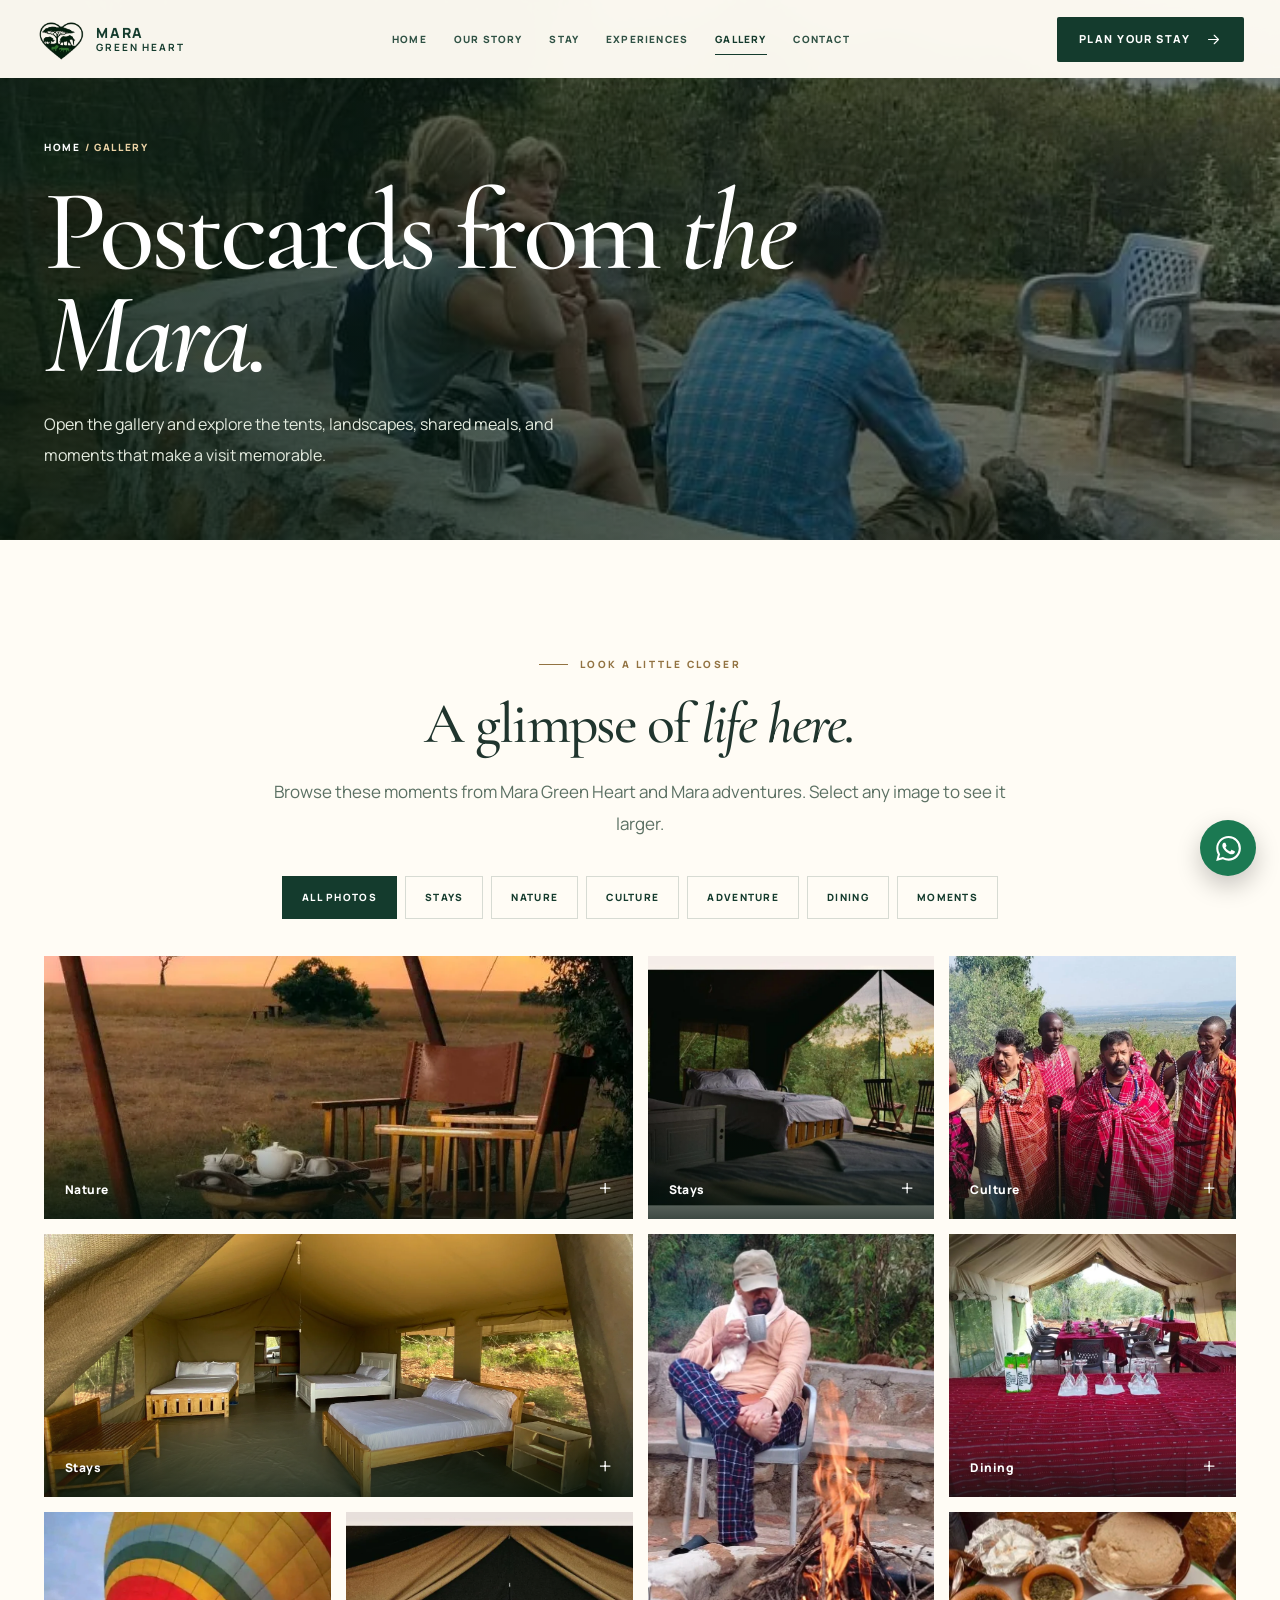
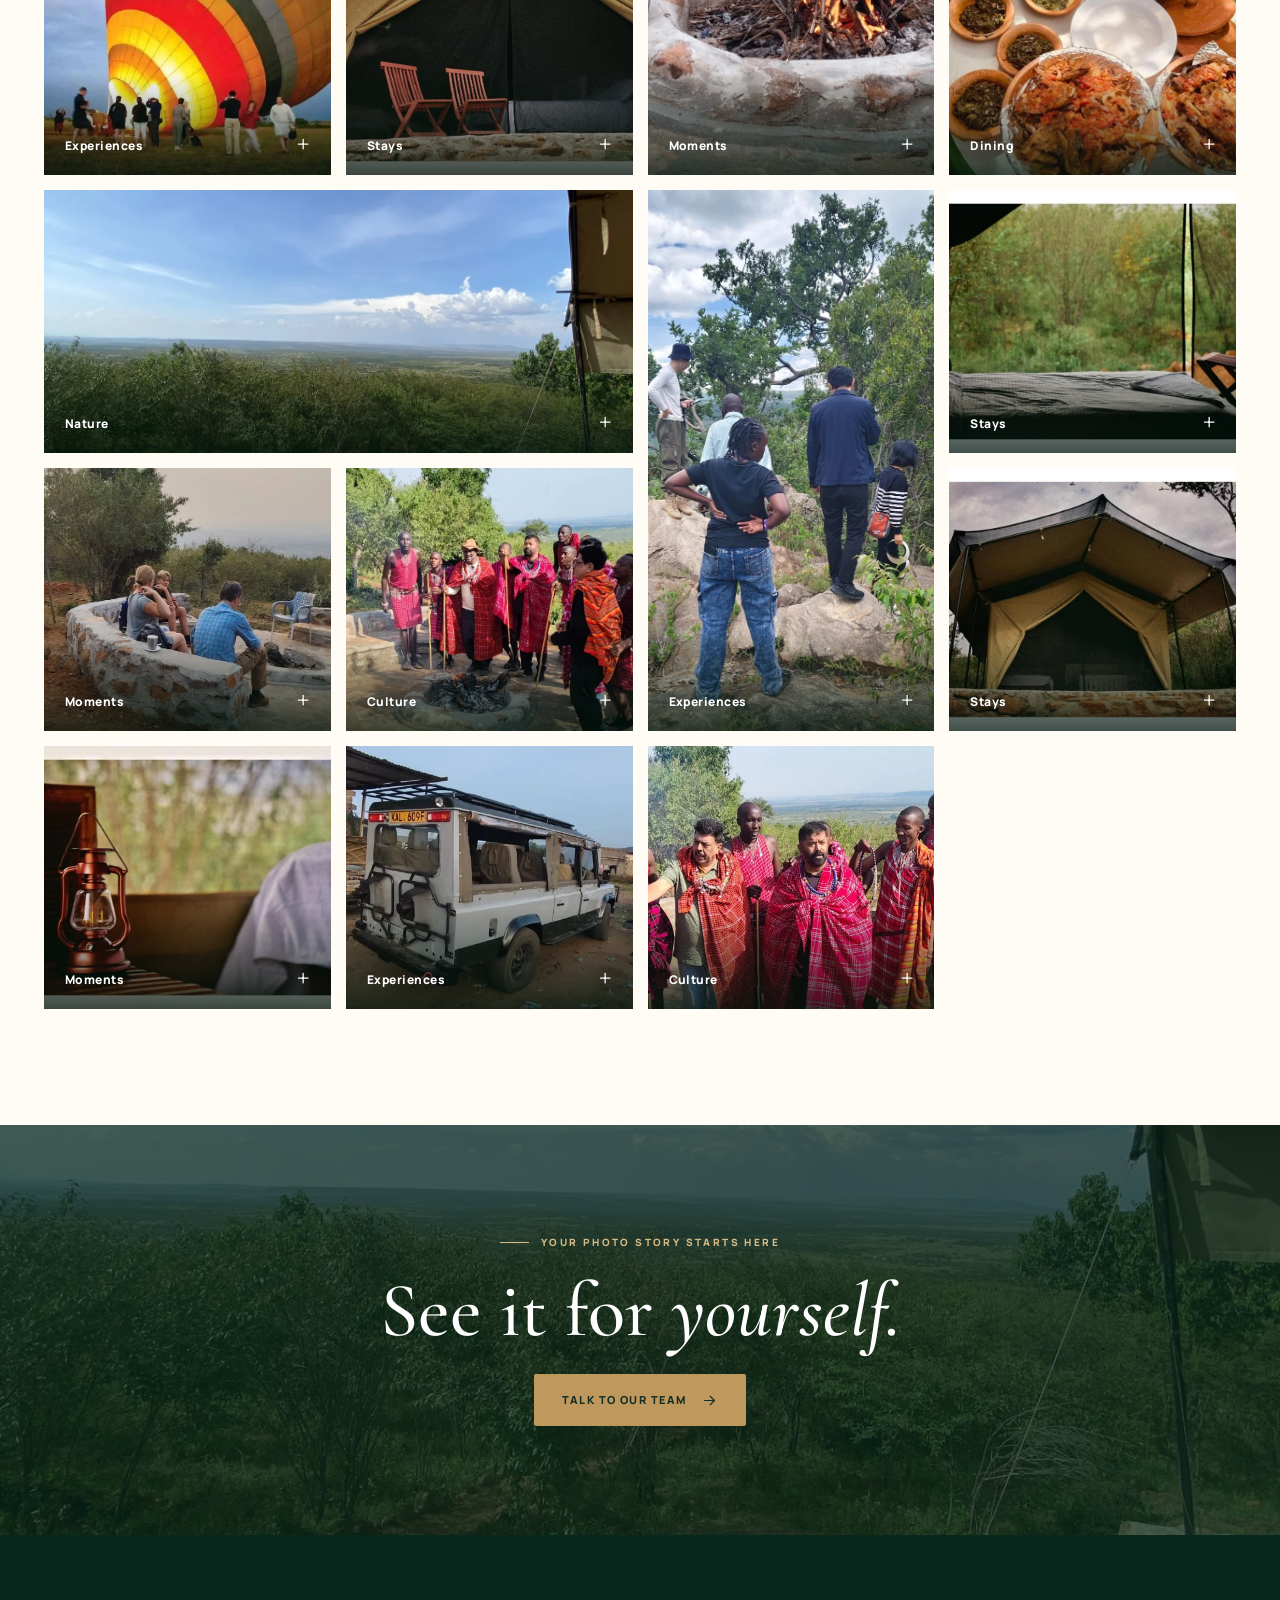
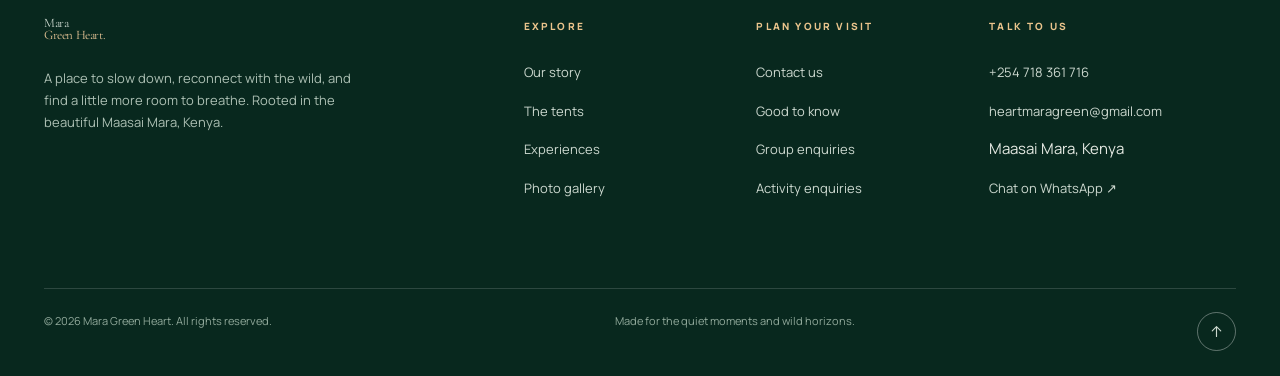
<file: gallery.html>
<!doctype html><html lang="en"><head><meta charset="UTF-8"><meta name="viewport" content="width=device-width, initial-scale=1"><meta name="theme-color" content="#143b2d"><meta name="description" content="Browse photos of Mara Green Heart camp, canvas tents, Maasai Mara landscapes, food, culture and shared moments."><title>Photo Gallery | Mara Green Heart — Maasai Mara, Kenya</title><meta property="og:type" content="website"><meta property="og:title" content="Photo Gallery | Mara Green Heart"><meta property="og:description" content="Browse photos of Mara Green Heart camp, canvas tents, Maasai Mara landscapes, food, culture and shared moments."><meta property="og:image" content="assets/images/savannah-sunset.webp"><link rel="icon" href="assets/icons/icon.png" type="image/png"><link rel="preconnect" href="https://fonts.googleapis.com"><link rel="preconnect" href="https://fonts.gstatic.com" crossorigin><link rel="stylesheet" href="assets/style.css"><script defer src="assets/site.js"></script></head><body id="top" data-page="gallery.html"><header class="site-header is-solid" id="siteHeader">
 <div class="nav-container"><a class="brand" href="index.html" aria-label="Mara Green Heart home"><span class="brand-icon"><img src="assets/images/mara-green-heart-logo.png" alt="" width="72" height="76"></span><span class="brand-name"><span>MARA</span><span>GREEN HEART</span></span></a>
 <nav class="nav-links" aria-label="Main navigation"><a class="nav-link " href="index.html" >Home</a><a class="nav-link " href="about.html" >Our Story</a><a class="nav-link " href="stay.html" >Stay</a><a class="nav-link " href="experiences.html" >Experiences</a><a class="nav-link active" href="gallery.html" aria-current="page">Gallery</a><a class="nav-link " href="contact.html" >Contact</a></nav><div class="nav-actions"><a class="btn nav-cta" href="contact.html">Plan your stay <svg viewBox="0 0 24 24" fill="none" stroke="currentColor" stroke-width="1.6" stroke-linecap="round" stroke-linejoin="round" aria-hidden="true"><path d="M5 12h14M13 6l6 6-6 6"/></svg></a><button class="menu-toggle" type="button" aria-label="Open menu" aria-expanded="false" aria-controls="mobileMenu"><span></span><span></span><span></span></button></div></div><div class="scroll-progress" id="scrollProgress"></div></header>
 <nav class="mobile-panel" id="mobileMenu" aria-label="Mobile navigation"><a href="index.html" >Home</a><a href="about.html" >Our Story</a><a href="stay.html" >Stay</a><a href="experiences.html" >Experiences</a><a href="gallery.html" aria-current="page">Gallery</a><a href="contact.html">Enquire about your stay <svg viewBox="0 0 24 24" fill="none" stroke="currentColor" stroke-width="1.6" stroke-linecap="round" stroke-linejoin="round" aria-hidden="true"><path d="M5 12h14M13 6l6 6-6 6"/></svg></a></nav><main id="main"><section class="page-hero"><img src="assets/images/campfire-guests.webp" alt="Guests relaxing in the outdoor stone seating area" class="" loading="eager" decoding="async"><div class="container"><div class="breadcrumbs"><a href="index.html">Home</a> / Gallery</div><h1>Postcards from <em>the Mara.</em></h1><p>Open the gallery and explore the tents, landscapes, shared meals, and moments that make a visit memorable.</p></div></section>
<section class="section"><div class="container"><div class="center" data-reveal><p class="eyebrow centered">LOOK A LITTLE CLOSER</p><h2 class="heading-lg" style="margin-bottom:21px">A glimpse of <em>life here.</em></h2><p class="lead" style="max-width:740px;margin:0 auto 35px">Browse these moments from Mara Green Heart and Mara adventures. Select any image to see it larger.</p></div><div class="gallery-toolbar" aria-label="Filter photos"><button class="filter-btn active" data-filter="All" aria-pressed="true">All photos</button><button class="filter-btn" data-filter="Stays" aria-pressed="false">Stays</button><button class="filter-btn" data-filter="Nature" aria-pressed="false">Nature</button><button class="filter-btn" data-filter="Culture" aria-pressed="false">Culture</button><button class="filter-btn" data-filter="Experiences" aria-pressed="false">Adventure</button><button class="filter-btn" data-filter="Dining" aria-pressed="false">Dining</button><button class="filter-btn" data-filter="Moments" aria-pressed="false">Moments</button></div><div class="photo-grid" id="photoGrid"><button type="button" class="gallery-card wide" data-category="Nature" data-src="assets/images/savannah-sunset.webp" data-caption="A Maasai Mara sunset viewed from a canvas terrace" aria-label="View photo: A Maasai Mara sunset viewed from a canvas terrace"><img src="assets/images/savannah-sunset.webp" alt="A Maasai Mara sunset viewed from a canvas terrace" class="" loading="lazy" decoding="async"><span class="gallery-overlay">Nature <span class="plus">+</span></span></button><button type="button" class="gallery-card " data-category="Stays" data-src="assets/images/tent-interior.webp" data-caption="Comfortable-looking bed inside a canvas safari tent" aria-label="View photo: Comfortable-looking bed inside a canvas safari tent"><img src="assets/images/tent-interior.webp" alt="Comfortable-looking bed inside a canvas safari tent" class="" loading="lazy" decoding="async"><span class="gallery-overlay">Stays <span class="plus">+</span></span></button><button type="button" class="gallery-card " data-category="Culture" data-src="assets/images/maasai-guests.webp" data-caption="Maasai community members with visitors" aria-label="View photo: Maasai community members with visitors"><img src="assets/images/maasai-guests.webp" alt="Maasai community members with visitors" class="" loading="lazy" decoding="async"><span class="gallery-overlay">Culture <span class="plus">+</span></span></button><button type="button" class="gallery-card wide" data-category="Stays" data-src="assets/images/spacious-tent.webp" data-caption="Large tent interior with multiple beds" aria-label="View photo: Large tent interior with multiple beds"><img src="assets/images/spacious-tent.webp" alt="Large tent interior with multiple beds" class="" loading="lazy" decoding="async"><span class="gallery-overlay">Stays <span class="plus">+</span></span></button><button type="button" class="gallery-card tall" data-category="Moments" data-src="assets/images/bonfire.webp" data-caption="Campfire glowing in the evening" aria-label="View photo: Campfire glowing in the evening"><img src="assets/images/bonfire.webp" alt="Campfire glowing in the evening" class="" loading="lazy" decoding="async"><span class="gallery-overlay">Moments <span class="plus">+</span></span></button><button type="button" class="gallery-card " data-category="Dining" data-src="assets/images/dining-area.webp" data-caption="Covered camp dining room" aria-label="View photo: Covered camp dining room"><img src="assets/images/dining-area.webp" alt="Covered camp dining room" class="" loading="lazy" decoding="async"><span class="gallery-overlay">Dining <span class="plus">+</span></span></button><button type="button" class="gallery-card " data-category="Experiences" data-src="assets/images/balloon.webp" data-caption="Colourful balloon getting ready for a safari flight" aria-label="View photo: Colourful balloon getting ready for a safari flight"><img src="assets/images/balloon.webp" alt="Colourful balloon getting ready for a safari flight" class="" loading="lazy" decoding="async"><span class="gallery-overlay">Experiences <span class="plus">+</span></span></button><button type="button" class="gallery-card " data-category="Stays" data-src="assets/images/safari-tent.webp" data-caption="A safari tent behind stone-fronted terrace" aria-label="View photo: A safari tent behind stone-fronted terrace"><img src="assets/images/safari-tent.webp" alt="A safari tent behind stone-fronted terrace" class="" loading="lazy" decoding="async"><span class="gallery-overlay">Stays <span class="plus">+</span></span></button><button type="button" class="gallery-card wide" data-category="Nature" data-src="assets/images/mara-landscape.webp" data-caption="Wide view of the green Maasai Mara countryside" aria-label="View photo: Wide view of the green Maasai Mara countryside"><img src="assets/images/mara-landscape.webp" alt="Wide view of the green Maasai Mara countryside" class="" loading="lazy" decoding="async"><span class="gallery-overlay">Nature <span class="plus">+</span></span></button><button type="button" class="gallery-card " data-category="Dining" data-src="assets/images/local-food.webp" data-caption="A selection of cooked local foods" aria-label="View photo: A selection of cooked local foods"><img src="assets/images/local-food.webp" alt="A selection of cooked local foods" class="" loading="lazy" decoding="async"><span class="gallery-overlay">Dining <span class="plus">+</span></span></button><button type="button" class="gallery-card tall" data-category="Experiences" data-src="assets/images/nature-walk.webp" data-caption="Visitors exploring a woodland trail" aria-label="View photo: Visitors exploring a woodland trail"><img src="assets/images/nature-walk.webp" alt="Visitors exploring a woodland trail" class="" loading="lazy" decoding="async"><span class="gallery-overlay">Experiences <span class="plus">+</span></span></button><button type="button" class="gallery-card " data-category="Stays" data-src="assets/images/canvas-retreat.webp" data-caption="Canvas retreat among the trees" aria-label="View photo: Canvas retreat among the trees"><img src="assets/images/canvas-retreat.webp" alt="Canvas retreat among the trees" class="" loading="lazy" decoding="async"><span class="gallery-overlay">Stays <span class="plus">+</span></span></button><button type="button" class="gallery-card " data-category="Moments" data-src="assets/images/campfire-guests.webp" data-caption="Camp visitors enjoying an outdoor seating area" aria-label="View photo: Camp visitors enjoying an outdoor seating area"><img src="assets/images/campfire-guests.webp" alt="Camp visitors enjoying an outdoor seating area" class="" loading="lazy" decoding="async"><span class="gallery-overlay">Moments <span class="plus">+</span></span></button><button type="button" class="gallery-card " data-category="Culture" data-src="assets/images/guests.webp" data-caption="Visitors dressed in Maasai wraps" aria-label="View photo: Visitors dressed in Maasai wraps"><img src="assets/images/guests.webp" alt="Visitors dressed in Maasai wraps" class="" loading="lazy" decoding="async"><span class="gallery-overlay">Culture <span class="plus">+</span></span></button><button type="button" class="gallery-card " data-category="Stays" data-src="assets/images/tent-veranda.webp" data-caption="Two chairs on a tent veranda" aria-label="View photo: Two chairs on a tent veranda"><img src="assets/images/tent-veranda.webp" alt="Two chairs on a tent veranda" class="" loading="lazy" decoding="async"><span class="gallery-overlay">Stays <span class="plus">+</span></span></button><button type="button" class="gallery-card " data-category="Moments" data-src="assets/images/lantern.webp" data-caption="Warmly lit safari lantern near a bed" aria-label="View photo: Warmly lit safari lantern near a bed"><img src="assets/images/lantern.webp" alt="Warmly lit safari lantern near a bed" class="" loading="lazy" decoding="async"><span class="gallery-overlay">Moments <span class="plus">+</span></span></button><button type="button" class="gallery-card " data-category="Experiences" data-src="assets/images/safari-vehicle.webp" data-caption="An open-sided safari vehicle" aria-label="View photo: An open-sided safari vehicle"><img src="assets/images/safari-vehicle.webp" alt="An open-sided safari vehicle" class="" loading="lazy" decoding="async"><span class="gallery-overlay">Experiences <span class="plus">+</span></span></button><button type="button" class="gallery-card " data-category="Culture" data-src="assets/images/maasai-guests.webp" data-caption="A cultural gathering in the Mara" aria-label="View photo: A cultural gathering in the Mara"><img src="assets/images/maasai-guests.webp" alt="A cultural gathering in the Mara" class="" loading="lazy" decoding="async"><span class="gallery-overlay">Culture <span class="plus">+</span></span></button></div></div></section>
<div class="lightbox" id="lightbox" role="dialog" aria-modal="true" aria-label="Photo viewer" tabindex="-1"><button class="lightbox-close" id="lightboxClose" aria-label="Close photo viewer">×</button><button class="lightbox-prev" id="lightboxPrev" aria-label="Previous photo">‹</button><img id="lightboxImage" src="assets/images/savannah-sunset.webp" alt=""><div class="lightbox-caption" id="lightboxCaption"></div><button class="lightbox-next" id="lightboxNext" aria-label="Next photo">›</button></div>
<section class="cta-banner"><img src="assets/images/mara-landscape.webp" alt="Blue sky over the Mara" class="" loading="lazy" decoding="async"><div class="container"><p class="eyebrow light centered">YOUR PHOTO STORY STARTS HERE</p><h2>See it for <em>yourself.</em></h2><a class="btn btn-gold" href="contact.html">Talk to our team<svg viewBox="0 0 24 24" fill="none" stroke="currentColor" stroke-width="1.6" stroke-linecap="round" stroke-linejoin="round" aria-hidden="true"><path d="M5 12h14M13 6l6 6-6 6"/></svg></a></div></section></main><footer class="footer"><div class="container"><div class="footer-main"><div><a href="index.html" class="footer-brand" style="display:block">Mara<br><span>Green Heart.</span></a><p class="footer-desc">A place to slow down, reconnect with the wild, and find a little more room to breathe. Rooted in the beautiful Maasai Mara, Kenya.</p></div>
 <div><h4>Explore</h4><ul><li><a href="about.html">Our story</a></li><li><a href="stay.html">The tents</a></li><li><a href="experiences.html">Experiences</a></li><li><a href="gallery.html">Photo gallery</a></li></ul></div>
 <div><h4>Plan your visit</h4><ul><li><a href="contact.html">Contact us</a></li><li><a href="index.html#faq">Good to know</a></li><li><a href="contact.html?interest=Group%20stay">Group enquiries</a></li><li><a href="contact.html?interest=Safari%20activities">Activity enquiries</a></li></ul></div>
 <div class="footer-contact"><h4>Talk to us</h4><ul><li><a href="tel:+254718361716">+254 718 361 716</a></li><li><a href="mailto:heartmaragreen@gmail.com">heartmaragreen@gmail.com</a></li><li>Maasai Mara, Kenya</li><li><a href="https://wa.me/254718361716?text=Hello%20Mara%20Green%20Heart%2C%20I%27d%20like%20to%20enquire%20about%20a%20stay." target="_blank" rel="noopener noreferrer">Chat on WhatsApp ↗</a></li></ul></div></div><div class="footer-bottom"><span>© <span id="year">2026</span> Mara Green Heart. All rights reserved.</span><span>Made for the quiet moments and wild horizons.</span><a href="#top" class="back-top" aria-label="Back to top"><svg viewBox="0 0 24 24" fill="none" stroke="currentColor" stroke-width="1.6" stroke-linecap="round" stroke-linejoin="round" aria-hidden="true"><path d="M12 19V5m-6 6 6-6 6 6"/></svg></a></div></div></footer>
 <a class="whatsapp-float" href="https://wa.me/254718361716?text=Hello%20Mara%20Green%20Heart%2C%20I%27d%20like%20to%20enquire%20about%20a%20stay." target="_blank" rel="noopener noreferrer" aria-label="Chat with Mara Green Heart on WhatsApp"><svg xmlns="http://www.w3.org/2000/svg" viewBox="0 0 24 24" fill="currentColor" aria-hidden="true"><path d="M20.52 3.48A11.79 11.79 0 0012.06 0C5.55 0 .25 5.29.24 11.8c0 2.08.54 4.11 1.57 5.9L.14 24l6.45-1.69a11.82 11.82 0 005.46 1.39h.01c6.51 0 11.81-5.3 11.82-11.81a11.75 11.75 0 00-3.36-8.41zM12.06 21.7a9.78 9.78 0 01-4.98-1.36l-.36-.21-3.83 1 1.03-3.73-.24-.38a9.74 9.74 0 01-1.49-5.22c0-5.41 4.41-9.82 9.84-9.82a9.77 9.77 0 016.94 2.88 9.75 9.75 0 012.87 6.94c0 5.42-4.41 9.82-9.78 9.9zm5.38-7.36c-.3-.15-1.75-.86-2.02-.96-.27-.1-.46-.15-.66.15s-.76.96-.93 1.16c-.17.2-.34.22-.64.07-.3-.15-1.25-.46-2.37-1.47-.87-.78-1.45-1.74-1.62-2.04-.17-.3-.02-.46.13-.61.14-.13.3-.35.44-.52.15-.17.2-.3.3-.5.1-.2.05-.38-.02-.53-.08-.15-.67-1.61-.91-2.2-.24-.57-.49-.49-.66-.5h-.56c-.2 0-.52.08-.79.38-.27.3-1.04 1.02-1.04 2.48s1.06 2.87 1.2 3.07c.15.2 2.09 3.19 5.06 4.48.71.31 1.26.49 1.69.63.71.23 1.36.2 1.87.12.57-.09 1.75-.72 1.99-1.41.25-.69.25-1.28.17-1.41-.07-.12-.27-.2-.57-.35z"/></svg></a></body></html>
</file>
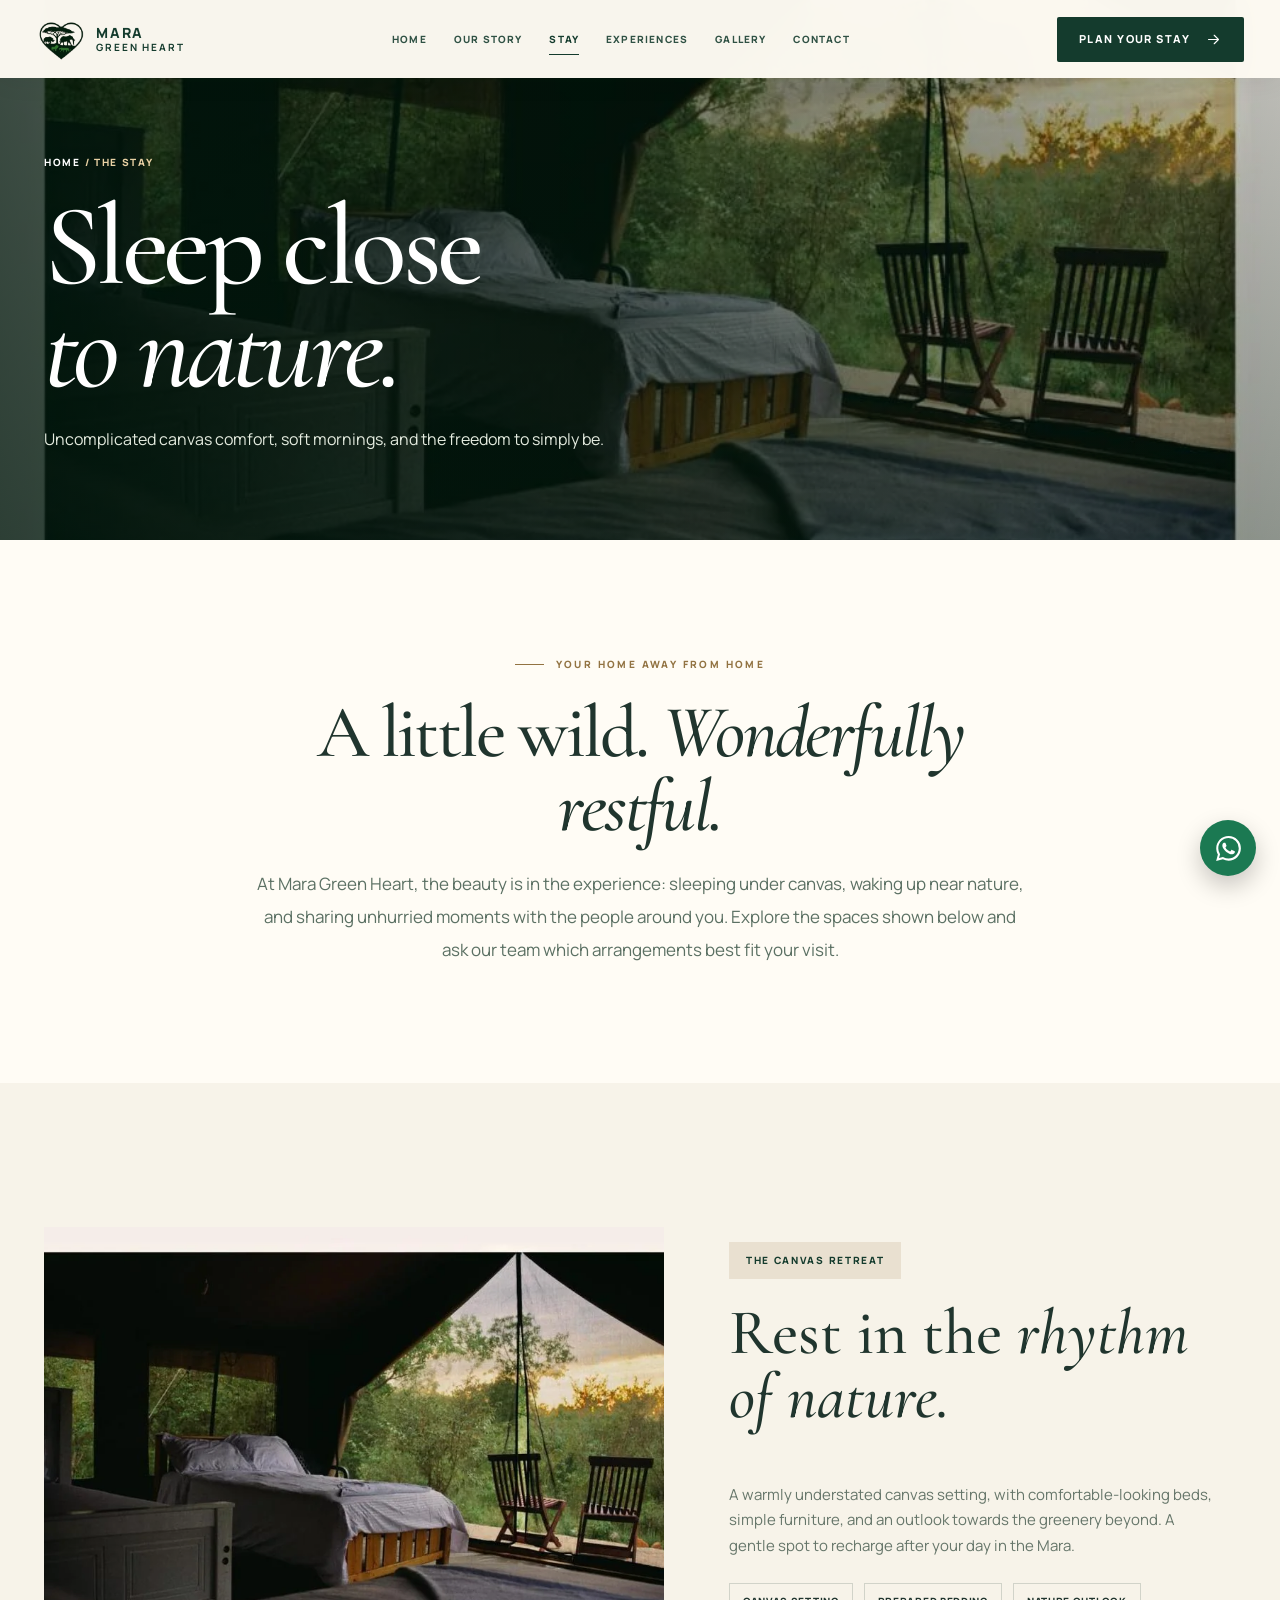
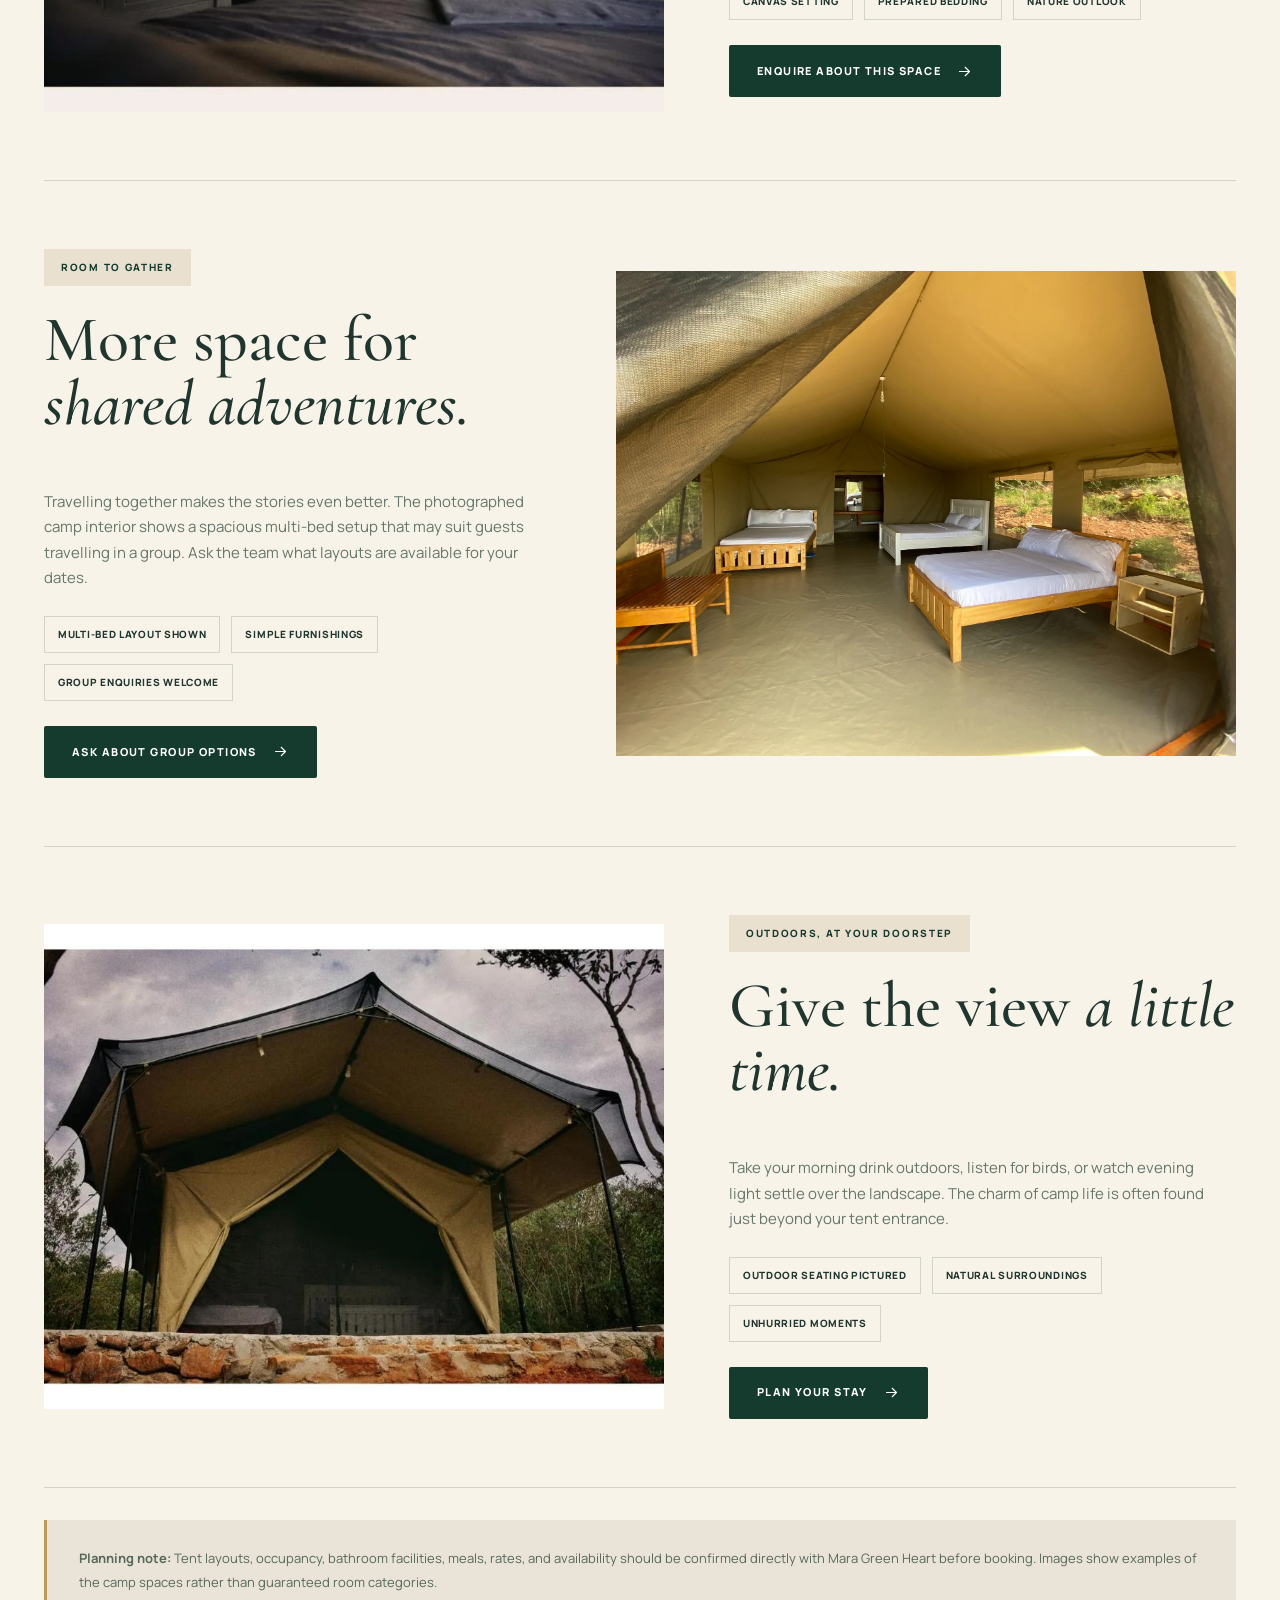
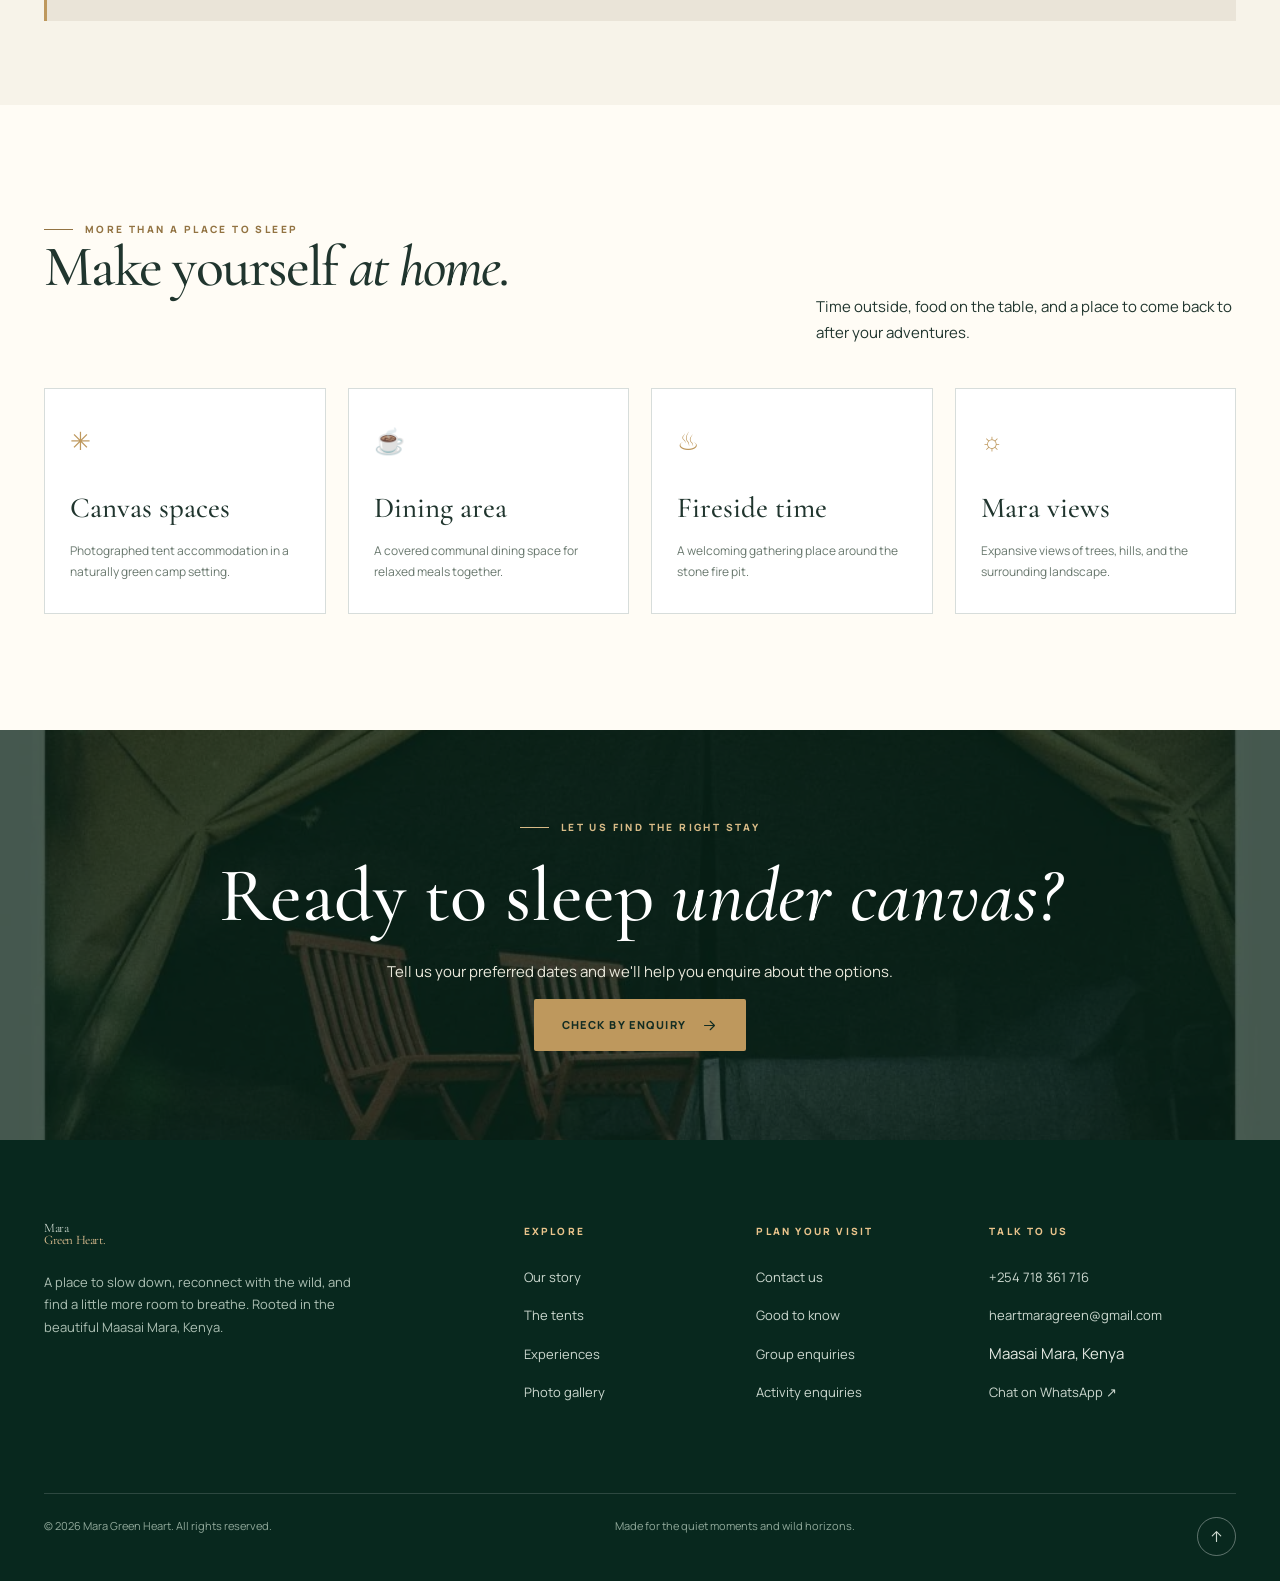
<file: stay.html>
<!doctype html><html lang="en"><head><meta charset="UTF-8"><meta name="viewport" content="width=device-width, initial-scale=1"><meta name="theme-color" content="#143b2d"><meta name="description" content="Discover the tent spaces and camp accommodation at Mara Green Heart in Kenya’s Maasai Mara. Enquire directly for rates and availability."><title>Our Safari Tents | Mara Green Heart — Maasai Mara, Kenya</title><meta property="og:type" content="website"><meta property="og:title" content="Our Safari Tents | Mara Green Heart"><meta property="og:description" content="Discover the tent spaces and camp accommodation at Mara Green Heart in Kenya’s Maasai Mara. Enquire directly for rates and availability."><meta property="og:image" content="assets/images/savannah-sunset.webp"><link rel="icon" href="assets/icons/icon.png" type="image/png"><link rel="preconnect" href="https://fonts.googleapis.com"><link rel="preconnect" href="https://fonts.gstatic.com" crossorigin><link rel="stylesheet" href="assets/style.css"><script defer src="assets/site.js"></script></head><body id="top" data-page="stay.html"><header class="site-header is-solid" id="siteHeader">
 <div class="nav-container"><a class="brand" href="index.html" aria-label="Mara Green Heart home"><span class="brand-icon"><img src="assets/images/mara-green-heart-logo.png" alt="" width="72" height="76"></span><span class="brand-name"><span>MARA</span><span>GREEN HEART</span></span></a>
 <nav class="nav-links" aria-label="Main navigation"><a class="nav-link " href="index.html" >Home</a><a class="nav-link " href="about.html" >Our Story</a><a class="nav-link active" href="stay.html" aria-current="page">Stay</a><a class="nav-link " href="experiences.html" >Experiences</a><a class="nav-link " href="gallery.html" >Gallery</a><a class="nav-link " href="contact.html" >Contact</a></nav><div class="nav-actions"><a class="btn nav-cta" href="contact.html">Plan your stay <svg viewBox="0 0 24 24" fill="none" stroke="currentColor" stroke-width="1.6" stroke-linecap="round" stroke-linejoin="round" aria-hidden="true"><path d="M5 12h14M13 6l6 6-6 6"/></svg></a><button class="menu-toggle" type="button" aria-label="Open menu" aria-expanded="false" aria-controls="mobileMenu"><span></span><span></span><span></span></button></div></div><div class="scroll-progress" id="scrollProgress"></div></header>
 <nav class="mobile-panel" id="mobileMenu" aria-label="Mobile navigation"><a href="index.html" >Home</a><a href="about.html" >Our Story</a><a href="stay.html" aria-current="page">Stay</a><a href="experiences.html" >Experiences</a><a href="gallery.html" >Gallery</a><a href="contact.html">Enquire about your stay <svg viewBox="0 0 24 24" fill="none" stroke="currentColor" stroke-width="1.6" stroke-linecap="round" stroke-linejoin="round" aria-hidden="true"><path d="M5 12h14M13 6l6 6-6 6"/></svg></a></nav><main id="main"><section class="page-hero"><img src="assets/images/tent-interior.webp" alt="Bed inside a safari tent overlooking the bush" class="" loading="eager" decoding="async"><div class="container"><div class="breadcrumbs"><a href="index.html">Home</a> / The stay</div><h1>Sleep close<br><em>to nature.</em></h1><p>Uncomplicated canvas comfort, soft mornings, and the freedom to simply be.</p></div></section>
<section class="section"><div class="container center" data-reveal><p class="eyebrow centered">YOUR HOME AWAY FROM HOME</p><h2 class="heading-xl" style="max-width:780px;margin:0 auto 25px">A little wild. <em>Wonderfully restful.</em></h2><p class="lead" style="max-width:770px;margin:0 auto">At Mara Green Heart, the beauty is in the experience: sleeping under canvas, waking up near nature, and sharing unhurried moments with the people around you. Explore the spaces shown below and ask our team which arrangements best fit your visit.</p></div></section>
<section class="section-sm bg-sand" id="tent-layouts"><div class="container"><div class="room-section"><div class="room-photo image-zoom" data-reveal><img src="assets/images/tent-interior.webp" alt="A cosy canvas tent with prepared beds and chairs facing the outside" class="" loading="lazy" decoding="async"></div><div class="room-text" data-reveal><span class="detail-badge">The canvas retreat</span><h2>Rest in the <em>rhythm of nature.</em></h2><p>A warmly understated canvas setting, with comfortable-looking beds, simple furniture, and an outlook towards the greenery beyond. A gentle spot to recharge after your day in the Mara.</p><div class="room-facts"><span>Canvas setting</span><span>Prepared bedding</span><span>Nature outlook</span></div><a class="btn btn-primary" href="contact.html?interest=Canvas%20tent%20stay">Enquire about this space<svg viewBox="0 0 24 24" fill="none" stroke="currentColor" stroke-width="1.6" stroke-linecap="round" stroke-linejoin="round" aria-hidden="true"><path d="M5 12h14M13 6l6 6-6 6"/></svg></a></div></div>
<div class="room-section"><div class="room-photo image-zoom" data-reveal><img src="assets/images/spacious-tent.webp" alt="Large canvas tent with three beds and wooden furniture" class="" loading="lazy" decoding="async"></div><div class="room-text" data-reveal><span class="detail-badge">Room to gather</span><h2>More space for <em>shared adventures.</em></h2><p>Travelling together makes the stories even better. The photographed camp interior shows a spacious multi-bed setup that may suit guests travelling in a group. Ask the team what layouts are available for your dates.</p><div class="room-facts"><span>Multi-bed layout shown</span><span>Simple furnishings</span><span>Group enquiries welcome</span></div><a class="btn btn-primary" href="contact.html?interest=Family%20or%20group%20stay">Ask about group options<svg viewBox="0 0 24 24" fill="none" stroke="currentColor" stroke-width="1.6" stroke-linecap="round" stroke-linejoin="round" aria-hidden="true"><path d="M5 12h14M13 6l6 6-6 6"/></svg></a></div></div>
<div class="room-section"><div class="room-photo image-zoom" data-reveal><img src="assets/images/tent-veranda.webp" alt="Canvas tent terrace with wooden chairs" class="" loading="lazy" decoding="async"></div><div class="room-text" data-reveal><span class="detail-badge">Outdoors, at your doorstep</span><h2>Give the view <em>a little time.</em></h2><p>Take your morning drink outdoors, listen for birds, or watch evening light settle over the landscape. The charm of camp life is often found just beyond your tent entrance.</p><div class="room-facts"><span>Outdoor seating pictured</span><span>Natural surroundings</span><span>Unhurried moments</span></div><a class="btn btn-primary" href="contact.html">Plan your stay<svg viewBox="0 0 24 24" fill="none" stroke="currentColor" stroke-width="1.6" stroke-linecap="round" stroke-linejoin="round" aria-hidden="true"><path d="M5 12h14M13 6l6 6-6 6"/></svg></a></div></div>
<div class="note-box" style="margin:32px 0 8px"><strong>Planning note:</strong> Tent layouts, occupancy, bathroom facilities, meals, rates, and availability should be confirmed directly with Mara Green Heart before booking. Images show examples of the camp spaces rather than guaranteed room categories.</div></div></section>
<section class="section"><div class="container"><div class="section-head" data-reveal><div><p class="eyebrow ">MORE THAN A PLACE TO SLEEP</p><h2 class="heading-lg">Make yourself <em>at home.</em></h2></div><p>Time outside, food on the table, and a place to come back to after your adventures.</p></div><div class="amenity-grid"><article class="amenity" data-reveal><div class="amenity-icon">✳</div><h3>Canvas spaces</h3><p>Photographed tent accommodation in a naturally green camp setting.</p></article><article class="amenity" data-reveal><div class="amenity-icon">☕</div><h3>Dining area</h3><p>A covered communal dining space for relaxed meals together.</p></article><article class="amenity" data-reveal><div class="amenity-icon">♨</div><h3>Fireside time</h3><p>A welcoming gathering place around the stone fire pit.</p></article><article class="amenity" data-reveal><div class="amenity-icon">☼</div><h3>Mara views</h3><p>Expansive views of trees, hills, and the surrounding landscape.</p></article></div></div></section>
<section class="cta-banner"><img src="assets/images/safari-tent.webp" alt="Safari tent in natural surroundings" class="" loading="lazy" decoding="async"><div class="container"><p class="eyebrow light centered">LET US FIND THE RIGHT STAY</p><h2>Ready to sleep <em>under canvas?</em></h2><p>Tell us your preferred dates and we'll help you enquire about the options.</p><a class="btn btn-gold" href="contact.html">Check by enquiry<svg viewBox="0 0 24 24" fill="none" stroke="currentColor" stroke-width="1.6" stroke-linecap="round" stroke-linejoin="round" aria-hidden="true"><path d="M5 12h14M13 6l6 6-6 6"/></svg></a></div></section></main><footer class="footer"><div class="container"><div class="footer-main"><div><a href="index.html" class="footer-brand" style="display:block">Mara<br><span>Green Heart.</span></a><p class="footer-desc">A place to slow down, reconnect with the wild, and find a little more room to breathe. Rooted in the beautiful Maasai Mara, Kenya.</p></div>
 <div><h4>Explore</h4><ul><li><a href="about.html">Our story</a></li><li><a href="stay.html">The tents</a></li><li><a href="experiences.html">Experiences</a></li><li><a href="gallery.html">Photo gallery</a></li></ul></div>
 <div><h4>Plan your visit</h4><ul><li><a href="contact.html">Contact us</a></li><li><a href="index.html#faq">Good to know</a></li><li><a href="contact.html?interest=Group%20stay">Group enquiries</a></li><li><a href="contact.html?interest=Safari%20activities">Activity enquiries</a></li></ul></div>
 <div class="footer-contact"><h4>Talk to us</h4><ul><li><a href="tel:+254718361716">+254 718 361 716</a></li><li><a href="mailto:heartmaragreen@gmail.com">heartmaragreen@gmail.com</a></li><li>Maasai Mara, Kenya</li><li><a href="https://wa.me/254718361716?text=Hello%20Mara%20Green%20Heart%2C%20I%27d%20like%20to%20enquire%20about%20a%20stay." target="_blank" rel="noopener noreferrer">Chat on WhatsApp ↗</a></li></ul></div></div><div class="footer-bottom"><span>© <span id="year">2026</span> Mara Green Heart. All rights reserved.</span><span>Made for the quiet moments and wild horizons.</span><a href="#top" class="back-top" aria-label="Back to top"><svg viewBox="0 0 24 24" fill="none" stroke="currentColor" stroke-width="1.6" stroke-linecap="round" stroke-linejoin="round" aria-hidden="true"><path d="M12 19V5m-6 6 6-6 6 6"/></svg></a></div></div></footer>
 <a class="whatsapp-float" href="https://wa.me/254718361716?text=Hello%20Mara%20Green%20Heart%2C%20I%27d%20like%20to%20enquire%20about%20a%20stay." target="_blank" rel="noopener noreferrer" aria-label="Chat with Mara Green Heart on WhatsApp"><svg xmlns="http://www.w3.org/2000/svg" viewBox="0 0 24 24" fill="currentColor" aria-hidden="true"><path d="M20.52 3.48A11.79 11.79 0 0012.06 0C5.55 0 .25 5.29.24 11.8c0 2.08.54 4.11 1.57 5.9L.14 24l6.45-1.69a11.82 11.82 0 005.46 1.39h.01c6.51 0 11.81-5.3 11.82-11.81a11.75 11.75 0 00-3.36-8.41zM12.06 21.7a9.78 9.78 0 01-4.98-1.36l-.36-.21-3.83 1 1.03-3.73-.24-.38a9.74 9.74 0 01-1.49-5.22c0-5.41 4.41-9.82 9.84-9.82a9.77 9.77 0 016.94 2.88 9.75 9.75 0 012.87 6.94c0 5.42-4.41 9.82-9.78 9.9zm5.38-7.36c-.3-.15-1.75-.86-2.02-.96-.27-.1-.46-.15-.66.15s-.76.96-.93 1.16c-.17.2-.34.22-.64.07-.3-.15-1.25-.46-2.37-1.47-.87-.78-1.45-1.74-1.62-2.04-.17-.3-.02-.46.13-.61.14-.13.3-.35.44-.52.15-.17.2-.3.3-.5.1-.2.05-.38-.02-.53-.08-.15-.67-1.61-.91-2.2-.24-.57-.49-.49-.66-.5h-.56c-.2 0-.52.08-.79.38-.27.3-1.04 1.02-1.04 2.48s1.06 2.87 1.2 3.07c.15.2 2.09 3.19 5.06 4.48.71.31 1.26.49 1.69.63.71.23 1.36.2 1.87.12.57-.09 1.75-.72 1.99-1.41.25-.69.25-1.28.17-1.41-.07-.12-.27-.2-.57-.35z"/></svg></a></body></html>
</file>
<file: assets/style.css>
@import url('https://fonts.googleapis.com/css2?family=Cormorant+Garamond:wght@400;500;600;700&family=Manrope:wght@400;500;600;700;800&display=swap');
:root{--forest:#143b2d;--forest-deep:#09281e;--pine:#1e5140;--sand:#f7f3e9;--paper:#fffcf5;--ink:#20352e;--muted:#69786e;--gold:#be985d;--cream:#e8ddca;--line:rgba(23,58,42,.17);--shadow:0 26px 70px rgba(7,40,29,.14);--sans:'Manrope',Arial,sans-serif;--serif:'Cormorant Garamond',Georgia,serif;--wrap:1200px}
*{box-sizing:border-box}html{scroll-behavior:smooth;scroll-padding-top:85px}body{margin:0;background:var(--paper);color:var(--ink);font-family:var(--sans);-webkit-font-smoothing:antialiased;font-size:15px;line-height:1.7}body.menu-open,body.lightbox-open{overflow:hidden}::selection{background:#cfae79;color:#08261b}a{color:inherit;text-decoration:none}button,input,select,textarea{font:inherit}button{cursor:pointer}img{display:block;max-width:100%}h1,h2,h3,h4,p{margin-top:0}h1,h2,h3,h4{font-weight:500}figure{margin:0}ul{list-style:none;margin:0;padding:0}.container{width:min(var(--wrap),calc(100% - 88px));margin-inline:auto}.section{padding:116px 0}.section-sm{padding:76px 0}.section-padless{padding-bottom:0}.bg-sand{background:var(--sand)}.bg-dark{background:var(--forest-deep);color:#fff}.muted{color:var(--muted)}.center{text-align:center}.max-copy{max-width:625px}.eyebrow{display:flex;align-items:center;gap:12px;color:#927342;font-size:10px;text-transform:uppercase;font-weight:800;letter-spacing:.24em;margin-bottom:22px}.eyebrow::before{content:'';display:block;width:29px;height:1px;background:currentColor}.eyebrow.centered{justify-content:center}.eyebrow.light{color:#d8bb87}.eyebrow.light::before{background:#d8bb87}.eyebrow.no-line::before{display:none}.display{font-family:var(--serif);font-size:clamp(52px,6.2vw,96px);line-height:.94;letter-spacing:-.04em;font-weight:500}.heading-xl{font-family:var(--serif);font-size:clamp(49px,5.8vw,85px);line-height:1;letter-spacing:-.035em}.heading-lg{font-family:var(--serif);font-size:clamp(42px,4.5vw,66px);line-height:1.035;letter-spacing:-.03em}.heading-md{font-family:var(--serif);font-size:clamp(31px,3.2vw,47px);line-height:1.08}.lead{font-size:17px;line-height:1.93;color:#5b7063}.on-dark{color:#d6dfd3}.small-caps{font-size:11px;letter-spacing:.19em;text-transform:uppercase;font-weight:800}.round-icon{width:48px;height:48px;border:1px solid currentColor;border-radius:50%;display:grid;place-items:center;transition:transform .35s,background .35s,color .35s}.round-icon svg{width:19px;height:19px}.btn{display:inline-flex;align-items:center;justify-content:center;gap:15px;min-height:52px;padding:14px 27px;border:1px solid transparent;border-radius:2px;font-size:11px;font-weight:800;letter-spacing:.13em;text-transform:uppercase;line-height:1.3;transition:background .28s,color .28s,border-color .28s,transform .28s,box-shadow .28s}.btn:hover{transform:translateY(-3px);box-shadow:0 14px 34px rgba(0,0,0,.15)}.btn:focus-visible,.icon-btn:focus-visible,.nav-link:focus-visible,.gallery-card:focus-visible,.faq-question:focus-visible,a:focus-visible,input:focus-visible,select:focus-visible,textarea:focus-visible{outline:2px solid #d9a65e;outline-offset:4px}.btn-primary{background:var(--forest);color:#fff}.btn-primary:hover{background:#27624a}.btn-gold{background:var(--gold);color:#142d23}.btn-gold:hover{background:#dbad68}.btn-ghost{color:var(--forest);border-color:rgba(18,64,44,.36)}.btn-ghost:hover{background:var(--forest);color:#fff}.btn-outline-light{border-color:rgba(255,255,255,.62);color:#fff}.btn-outline-light:hover{background:#fff;color:var(--forest)}.btn-text{padding:7px 0;min-height:0;border:0;border-bottom:1px solid currentColor;border-radius:0;color:var(--forest)}.btn svg{width:17px;height:17px;flex:none}.text-link{font-size:11px;letter-spacing:.14em;text-transform:uppercase;font-weight:800;display:inline-flex;align-items:center;gap:13px;padding-bottom:7px;border-bottom:1px solid currentColor;transition:gap .3s}.text-link:hover{gap:20px}.text-link svg{width:16px;height:16px}.image-cover{width:100%;height:100%;object-fit:cover}.image-zoom{overflow:hidden}.image-zoom img{transition:transform 1s cubic-bezier(.22,1,.36,1)}.image-zoom:hover img{transform:scale(1.065)}
/* HEADER */
.site-header{position:fixed;z-index:100;top:0;left:0;right:0;height:93px;display:flex;align-items:center;color:#fff;transition:background .4s,height .4s,box-shadow .4s}.site-header.is-scrolled,.site-header.is-solid{height:78px;background:rgba(253,250,242,.98);color:var(--forest);box-shadow:0 4px 24px rgba(9,32,23,.06);backdrop-filter:blur(15px)}.nav-container{display:flex;align-items:center;justify-content:space-between;gap:30px;width:min(1390px,calc(100% - 72px));margin:auto}.brand{display:flex;align-items:center;gap:11px;flex:none}.brand-icon{display:block;position:relative;height:53px;width:52px;overflow:hidden}.brand-icon img{position:absolute;max-width:none;width:72px;height:auto;left:-10px;top:-2px;filter:brightness(0) invert(1);transition:filter .4s}.site-header.is-scrolled .brand-icon img,.site-header.is-solid .brand-icon img{filter:none}.brand-name{display:flex;flex-direction:column;gap:2px;font-size:14px;font-weight:800;letter-spacing:.13em;line-height:1.02}.brand-name span:last-child{font-size:10px;letter-spacing:.19em;font-weight:700}.nav-links{display:flex;align-items:center;gap:clamp(13px,2.1vw,35px)}.nav-link{font-size:10px;letter-spacing:.12em;text-transform:uppercase;font-weight:800;opacity:.88;position:relative;padding:14px 0}.nav-link::after{content:'';position:absolute;bottom:7px;left:0;right:100%;height:1px;background:currentColor;transition:right .3s}.nav-link:hover::after,.nav-link.active::after{right:0}.nav-link.active{opacity:1}.nav-actions{display:flex;gap:14px;align-items:center}.nav-cta{padding:13px 21px;min-height:45px;background:#fff;color:var(--forest)}.site-header.is-scrolled .nav-cta,.site-header.is-solid .nav-cta{background:var(--forest);color:#fff}.menu-toggle{display:none;border:0;color:inherit;background:transparent;padding:10px}.menu-toggle span{display:block;width:25px;height:2px;background:currentColor;margin:5px 0;transition:transform .3s,opacity .3s}.scroll-progress{position:absolute;bottom:0;left:0;height:2px;width:0;background:var(--gold);transition:width .08s linear}.mobile-panel{display:none}
/* HOME HERO */
.hero{position:relative;height:min(900px,100svh);min-height:700px;background:#122a22;overflow:hidden;color:#fff}.hero-bg{position:absolute;inset:0}.hero-slide{position:absolute;inset:0;opacity:0;transition:opacity 1.4s ease;pointer-events:none;overflow:hidden}.hero-slide.is-active{opacity:1}.hero-slide img{width:100%;height:100%;object-fit:cover;transform:scale(1.09);animation:heroBreath 16s ease-in-out infinite alternate}.hero-slide:nth-child(2) img{object-position:center 50%}.hero-slide:nth-child(3) img{object-position:center 45%}.hero::after{content:'';position:absolute;inset:0;background:linear-gradient(90deg,rgba(1,22,14,.72),rgba(2,23,15,.18) 75%),linear-gradient(0deg,rgba(1,21,11,.6),transparent 44%),linear-gradient(180deg,rgba(1,22,12,.4),transparent 33%);pointer-events:none}.hero-content{position:absolute;z-index:2;top:50%;left:max(7%,calc((100vw - 1220px)/2));transform:translateY(-47%);max-width:810px;padding-right:24px}.hero-content .eyebrow{animation:riseIn .75s .05s both}.hero-title{font-family:var(--serif);font-size:clamp(70px,9vw,142px);font-weight:500;line-height:.8;letter-spacing:-.048em;margin:0 0 28px;animation:riseIn .85s .15s both}.hero-title em{display:block;color:#e0c194;font-weight:400}.hero-summary{font-size:14px;max-width:485px;line-height:1.85;color:#f4efdf;animation:riseIn .9s .32s both}.hero-buttons{display:flex;gap:14px;flex-wrap:wrap;margin-top:33px;animation:riseIn .9s .48s both}.hero-meta{position:absolute;z-index:3;left:max(7%,calc((100vw - 1220px)/2));bottom:105px;display:flex;gap:32px;align-items:center;font-size:10px;letter-spacing:.16em;text-transform:uppercase;color:#eee2cc}.hero-meta .line{width:45px;height:1px;background:rgba(255,255,255,.6)}.hero-count{position:absolute;z-index:3;bottom:106px;right:9%;font-size:13px;letter-spacing:.15em}.hero-count .total{opacity:.5}.hero-controls{position:absolute;z-index:4;right:9%;bottom:143px;display:flex;gap:8px}.circle-btn{border:1px solid rgba(255,255,255,.64);background:transparent;color:#fff;width:42px;height:42px;border-radius:50%;display:grid;place-items:center;transition:background .3s,color .3s}.circle-btn:hover{background:#fff;color:var(--forest)}.circle-btn svg{width:17px;height:17px}.hero-scroll{position:absolute;z-index:3;right:2.6%;top:54%;transform:rotate(90deg);transform-origin:right;display:flex;align-items:center;gap:15px;text-transform:uppercase;letter-spacing:.2em;font-size:9px}.hero-scroll::after{content:'';width:58px;height:1px;background:#fff;opacity:.6}.quick-enquiry{position:relative;z-index:4;margin-top:-47px;background:#fff;box-shadow:var(--shadow);display:grid;grid-template-columns:1fr 1fr 1fr auto;align-items:center;max-width:1100px;margin-inline:auto;min-height:104px}.quick-cell{padding:18px 31px;border-right:1px solid var(--line)}.quick-cell label{display:block;font-size:10px;text-transform:uppercase;letter-spacing:.18em;font-weight:800;color:var(--muted);margin-bottom:7px}.quick-cell input,.quick-cell select{width:100%;border:0;outline:0;background:transparent;color:var(--forest);font-weight:700;font-size:14px;padding:2px 0;cursor:pointer}.quick-submit{margin:15px 15px 15px 5px;min-width:188px;min-height:64px}
/* HOME SECTIONS */
.intro-grid{display:grid;grid-template-columns:1.07fr 1fr;gap:clamp(65px,9vw,140px);align-items:center}.intro-art{position:relative;padding:20px 18px 65px 0;min-height:630px}.intro-art .large-photo{height:590px;width:86%;object-fit:cover}.intro-art .float-photo{position:absolute;width:45%;height:315px;object-fit:cover;right:0;bottom:0;border:9px solid var(--paper);box-shadow:var(--shadow)}.intro-stamp{position:absolute;width:111px;height:111px;background:var(--gold);border-radius:50%;top:7px;right:6%;display:flex;align-items:center;justify-content:center;text-align:center;transform:rotate(12deg);font-size:11px;line-height:1.55;letter-spacing:.08em;font-weight:800;color:var(--forest-deep)}.intro-copy p{max-width:510px}.feature-row{display:grid;grid-template-columns:repeat(3,1fr);gap:18px;margin:36px 0 31px}.feature-row .feature{padding-top:17px;border-top:1px solid var(--line)}.feature .feature-num{display:block;font-family:var(--serif);font-size:39px;line-height:1.1;color:var(--gold)}.feature .feature-label{font-size:10px;font-weight:800;text-transform:uppercase;letter-spacing:.12em}.text-band{overflow:hidden;background:var(--forest);color:#eadfc9;padding:26px 0;white-space:nowrap}.marquee-track{display:flex;gap:45px;width:max-content;animation:marquee 31s linear infinite}.marquee-track span{font-family:var(--serif);font-size:37px;line-height:1}.marquee-track i{font-size:26px;color:var(--gold);font-style:normal}.section-head{display:flex;align-items:end;justify-content:space-between;gap:30px;margin-bottom:43px}.section-head p{max-width:420px;margin:0}.stay-grid{display:grid;grid-template-columns:1.1fr .9fr .9fr;gap:22px}.stay-card{background:#fff;position:relative;transition:transform .35s,box-shadow .35s}.stay-card:hover{transform:translateY(-7px);box-shadow:var(--shadow)}.stay-card .card-photo{height:365px;overflow:hidden}.stay-card:first-child .card-photo{height:430px}.stay-card .card-photo img{width:100%;height:100%;object-fit:cover;transition:transform .8s}.stay-card:hover .card-photo img{transform:scale(1.06)}.stay-card .card-body{padding:27px 25px 31px}.stay-card .card-type{color:#94784e;font-size:10px;font-weight:800;letter-spacing:.16em;text-transform:uppercase}.stay-card h3{font-family:var(--serif);font-size:37px;line-height:1.05;margin:12px 0}.stay-card p{font-size:13px;color:#647369;line-height:1.8}.stay-card .text-link{margin-top:8px}.stay-card .floating-label{position:absolute;top:20px;left:20px;background:#f8f3e9;color:#214333;font-size:9px;text-transform:uppercase;font-weight:800;letter-spacing:.15em;padding:10px 13px}.panorama{height:620px;position:relative;overflow:hidden;background:#193c2b;color:#fff}.panorama img{height:118%;width:100%;object-fit:cover;object-position:center 58%;position:absolute;top:-9%;left:0}.panorama::after{content:'';position:absolute;inset:0;background:linear-gradient(90deg,rgba(0,27,18,.74),rgba(0,26,16,.12) 87%)}.panorama-content{position:relative;z-index:1;height:100%;display:flex;flex-direction:column;align-items:flex-start;justify-content:center}.panorama-content h2{max-width:610px}.panorama-content p{max-width:450px;color:#e1ebdf}.exp-grid{display:grid;grid-template-columns:repeat(3,minmax(0,1fr));gap:23px}.exp-card{position:relative;height:460px;overflow:hidden;color:#fff;background:#10251e}.exp-card img{height:100%;width:100%;object-fit:cover;transition:transform .9s cubic-bezier(.19,1,.22,1)}.exp-card:hover img{transform:scale(1.095)}.exp-card::after{content:'';position:absolute;inset:0;background:linear-gradient(180deg,transparent 27%,rgba(0,21,13,.85))}.exp-card .exp-content{position:absolute;z-index:2;inset:auto 31px 30px}.exp-card .exp-icon{position:absolute;top:20px;right:20px;z-index:2;width:40px;height:40px;display:grid;place-items:center;background:rgba(255,255,255,.18);backdrop-filter:blur(8px);border:1px solid rgba(255,255,255,.4);border-radius:50%;transition:transform .3s,background .3s}.exp-card:hover .exp-icon{transform:rotate(45deg);background:var(--gold)}.exp-card .exp-icon svg{width:18px;height:18px}.exp-card h3{font-family:var(--serif);font-size:40px;line-height:1;margin:12px 0}.exp-card p{font-size:12px;max-width:290px;color:#e3e5db;margin:0;line-height:1.8}.exp-card .exp-num{font-size:10px;font-weight:800;letter-spacing:.19em;color:#e7c693}.wide-experience{margin-top:24px;display:grid;grid-template-columns:1fr 1fr;background:#e7dfcf}.wide-experience .photo{min-height:390px}.wide-experience .photo img{width:100%;height:100%;object-fit:cover}.wide-experience .copy{padding:clamp(35px,5vw,85px);display:flex;flex-direction:column;align-items:start;justify-content:center}.food-story{display:grid;grid-template-columns:.88fr 1.12fr;min-height:630px}.food-story .copy{padding:100px 8vw 90px max(7%,calc((100vw - 1200px)/2));display:flex;flex-direction:column;justify-content:center;align-items:start}.food-story .photo{min-height:590px;overflow:hidden}.food-story img{height:100%;width:100%;object-fit:cover}.pillars{display:flex;flex-wrap:wrap;gap:10px;margin:20px 0 30px}.pillars span{border:1px solid rgba(255,255,255,.28);padding:7px 12px;font-size:10px;text-transform:uppercase;letter-spacing:.12em}.moments{display:grid;grid-template-columns:1fr 1fr;gap:30px}.moment-item{position:relative;background:#fff;overflow:hidden}.moment-item img{width:100%;height:355px;object-fit:cover}.moment-item figcaption{padding:23px 26px;display:flex;align-items:center;justify-content:space-between}.moment-item h3{font-family:var(--serif);font-size:32px;margin:0}.moment-item p{color:var(--muted);font-size:12px;margin:0}.loop-mark{position:absolute;z-index:1;top:17px;left:17px;background:rgba(4,38,25,.82);color:#fff;padding:7px 12px;letter-spacing:.16em;font-size:9px;font-weight:800;text-transform:uppercase}.gallery-preview{display:grid;grid-template-columns:1.3fr .8fr .8fr;grid-template-rows:300px 250px;gap:16px}.gallery-preview a{overflow:hidden;position:relative}.gallery-preview a:first-child{grid-row:span 2}.gallery-preview img{height:100%;width:100%;object-fit:cover;transition:transform .8s}.gallery-preview a:hover img{transform:scale(1.07)}.gallery-preview a::after{content:'+';font-family:var(--serif);font-size:37px;line-height:1;position:absolute;right:19px;bottom:14px;color:#fff;text-shadow:0 2px 8px #000}.quote-banner{padding:115px 0;text-align:center;background:var(--sand)}.quote-banner blockquote{font-family:var(--serif);font-size:clamp(43px,5.8vw,83px);line-height:1.08;max-width:870px;margin:10px auto 22px}.quote-banner blockquote em{color:var(--gold)}
/* FAQ / CTA / FOOTER */
.faq-layout{display:grid;grid-template-columns:.74fr 1.26fr;gap:100px}.faq-list{border-top:1px solid var(--line)}.faq-item{border-bottom:1px solid var(--line)}.faq-question{border:0;background:none;color:var(--ink);padding:22px 0;width:100%;font-weight:700;display:flex;text-align:left;align-items:center;justify-content:space-between;gap:20px;font-size:14px}.faq-plus{width:29px;height:29px;border-radius:50%;border:1px solid #cad2c7;display:grid;place-items:center;flex:none;font-size:20px;line-height:1;transition:transform .25s,background .25s,color .25s}.faq-item.open .faq-plus{transform:rotate(45deg);background:var(--forest);color:#fff}.faq-answer{display:grid;grid-template-rows:0fr;transition:grid-template-rows .33s ease}.faq-answer>div{overflow:hidden}.faq-answer p{margin:0 40px 24px 0;color:var(--muted);font-size:13px;line-height:1.85}.faq-item.open .faq-answer{grid-template-rows:1fr}.cta-banner{position:relative;min-height:410px;display:flex;align-items:center;text-align:center;color:#fff;overflow:hidden;background:#18382a}.cta-banner>img{position:absolute;inset:0;width:100%;height:100%;object-fit:cover;object-position:center 64%}.cta-banner::after{content:'';position:absolute;inset:0;background:rgba(7,37,25,.72)}.cta-banner .container{position:relative;z-index:1}.cta-banner h2{font-family:var(--serif);font-size:clamp(50px,6vw,88px);line-height:1;margin:15px 0 24px}.cta-banner p{color:#e9e8db}.cta-buttons{display:flex;gap:12px;justify-content:center;flex-wrap:wrap;margin-top:27px}.footer{background:#08281e;color:#e4e9e2;padding:83px 0 25px}.footer-main{display:grid;grid-template-columns:1.7fr .7fr .7fr 1fr;gap:60px;padding-bottom:75px}.footer-brand{font-family:var(--serif);font-size:43px;line-height:.9;letter-spacing:-.03em;margin-bottom:25px}.footer-brand span{color:#e7c596}.footer-desc{max-width:320px;color:#adc0b4;font-size:13px}.footer h4{font-size:10px;text-transform:uppercase;letter-spacing:.22em;color:#eac48c;margin:0 0 24px;font-weight:800}.footer li{margin:0 0 13px}.footer a{color:#ccd8cf;font-size:13px;transition:color .25s}.footer a:hover{color:#e6bd82}.footer .footer-contact{overflow-wrap:anywhere}.footer-bottom{border-top:1px solid rgba(255,255,255,.15);padding-top:23px;display:flex;justify-content:space-between;gap:15px;color:#91a99b;font-size:11px}.footer-bottom a{font-size:11px}.back-top{width:39px;height:39px;border:1px solid rgba(255,255,255,.35);border-radius:50%;display:grid;place-items:center;color:#fff;background:transparent}.back-top svg{width:17px}
/* INNER PAGE HERO + CONTENT */
.page-hero{height:540px;min-height:480px;position:relative;color:#fff;display:flex;align-items:center;overflow:hidden;background:#1c342c}.page-hero>img{position:absolute;inset:0;width:100%;height:100%;object-fit:cover;object-position:center}.page-hero::after{content:'';position:absolute;inset:0;background:linear-gradient(90deg,rgba(0,24,13,.75),rgba(0,25,14,.20)),linear-gradient(0deg,rgba(0,26,13,.28),transparent)}.page-hero .container{position:relative;z-index:1;padding-top:85px}.page-hero h1{font-family:var(--serif);font-size:clamp(75px,9vw,124px);line-height:.89;letter-spacing:-.04em;max-width:920px;margin:0 0 23px}.page-hero p{max-width:570px;color:#e4ebdf;font-size:16px;line-height:1.9}.breadcrumbs{font-size:10px;letter-spacing:.17em;font-weight:800;text-transform:uppercase;color:#ead2a5;margin-bottom:25px}.breadcrumbs a{color:#fff}.split-story{display:grid;grid-template-columns:1fr 1fr;gap:85px;align-items:center}.split-story.reverse .story-photo{order:2}.story-photo{height:540px;position:relative;overflow:hidden}.story-photo img{height:100%;width:100%;object-fit:cover}.story-copy p{color:#5f7065;line-height:1.9}.story-copy h3{font-family:var(--serif);font-size:34px}.story-points{margin:20px 0 30px}.story-points li{padding:10px 0;border-bottom:1px solid var(--line);display:flex;gap:12px;font-size:13px}.story-points li::before{content:'✳';color:var(--gold);font-size:13px}.detail-badge{display:inline-block;font-size:10px;letter-spacing:.17em;text-transform:uppercase;background:#e9e0d0;color:var(--forest);padding:10px 17px;font-weight:800;margin-bottom:22px}.room-section{display:grid;grid-template-columns:1.1fr .9fr;gap:65px;align-items:center;padding:68px 0;border-bottom:1px solid var(--line)}.room-section:nth-child(even){grid-template-columns:.9fr 1.1fr}.room-section:nth-child(even) .room-photo{order:2}.room-photo{height:485px;overflow:hidden}.room-photo img{width:100%;height:100%;object-fit:cover;transition:transform .7s}.room-photo:hover img{transform:scale(1.04)}.room-text h2{font-family:var(--serif);font-size:clamp(47px,5vw,69px);line-height:1}.room-text p{color:#66766a;max-width:490px}.room-facts{display:flex;flex-wrap:wrap;gap:11px;margin:25px 0}.room-facts span{border:1px solid var(--line);padding:9px 13px;font-size:10px;font-weight:800;text-transform:uppercase;letter-spacing:.07em}.note-box{background:#eae4d8;padding:26px 32px;font-size:13px;color:#56685a;line-height:1.9;border-left:3px solid var(--gold)}.amenity-grid{display:grid;grid-template-columns:repeat(4,1fr);gap:22px}.amenity{border:1px solid var(--line);padding:31px 25px;background:#fff}.amenity-icon{font-size:25px;color:var(--gold);margin-bottom:20px}.amenity h3{font-family:var(--serif);font-size:29px;margin:0 0 9px}.amenity p{font-size:12px;color:var(--muted);margin:0}.experience-detail{display:grid;grid-template-columns:1fr 1fr;min-height:540px;background:var(--paper)}.experience-detail:nth-child(even){background:var(--sand)}.experience-detail:nth-child(even) .detail-photo{order:2}.detail-photo{min-height:540px;overflow:hidden}.detail-photo img{width:100%;height:100%;object-fit:cover;transition:transform .8s}.experience-detail:hover .detail-photo img{transform:scale(1.035)}.detail-copy{padding:70px clamp(35px,6vw,100px);display:flex;justify-content:center;align-items:flex-start;flex-direction:column}.detail-copy h2{font-family:var(--serif);font-size:clamp(52px,5vw,74px);line-height:.98}.detail-copy p{color:#67766c;max-width:490px}.detail-note{font-size:11px;color:#987c53;margin:17px 0 22px;font-weight:700}.experience-detail:nth-child(3){background:#173c2c;color:white}.experience-detail:nth-child(3) p{color:#d1e1d6}.experience-detail:nth-child(3) .detail-note{color:#e7c595}.experience-detail:nth-child(3) .btn-ghost{border-color:#f8ede0;color:#fff}.experience-detail:nth-child(3) .btn-ghost:hover{background:#fff;color:var(--forest)}
/* GALLERY */
.gallery-toolbar{display:flex;justify-content:center;flex-wrap:wrap;gap:8px;margin-bottom:37px}.filter-btn{background:transparent;border:1px solid var(--line);color:var(--forest);padding:12px 19px;letter-spacing:.13em;text-transform:uppercase;font-size:10px;font-weight:800;transition:background .3s,color .3s}.filter-btn:hover,.filter-btn.active{background:var(--forest);color:#fff}.photo-grid{display:grid;grid-template-columns:repeat(4,1fr);gap:15px;grid-auto-flow:dense}.gallery-card{position:relative;border:0;background:#dfe5db;overflow:hidden;height:263px;text-align:left;color:#fff;padding:0;display:block}.gallery-card.wide{grid-column:span 2}.gallery-card.tall{grid-row:span 2;height:auto;min-height:541px}.gallery-card img{width:100%;height:100%;object-fit:cover;transition:transform .8s,filter .5s}.gallery-card:hover img{transform:scale(1.07);filter:brightness(.84)}.gallery-card .gallery-overlay{position:absolute;inset:auto 0 0;padding:50px 21px 19px;background:linear-gradient(0deg,rgba(0,18,11,.75),transparent);font-size:12px;font-weight:800;letter-spacing:.04em;display:flex;justify-content:space-between;align-items:end}.gallery-overlay .plus{font-size:31px;font-family:var(--serif);font-weight:400;line-height:1}.gallery-card.hidden{display:none}.lightbox{position:fixed;z-index:300;inset:0;background:rgba(2,18,12,.96);display:none;align-items:center;justify-content:center;flex-direction:column;padding:72px 75px 48px}.lightbox.open{display:flex}.lightbox img{max-width:100%;max-height:calc(100dvh - 160px);width:auto;height:auto;object-fit:contain;box-shadow:0 16px 70px rgba(0,0,0,.4)}.lightbox-caption{color:#f2eee1;margin-top:15px;font-size:13px}.lightbox button{position:absolute;display:grid;place-items:center;width:44px;height:44px;background:rgba(255,255,255,.08);border:1px solid rgba(255,255,255,.3);color:white;border-radius:50%;font-size:22px}.lightbox button:hover{background:rgba(255,255,255,.2)}.lightbox-close{top:21px;right:30px}.lightbox-prev{left:20px;top:50%}.lightbox-next{right:20px;top:50%}
/* CONTACT */
.contact-grid{display:grid;grid-template-columns:.8fr 1.2fr;gap:100px}.contact-method{border-bottom:1px solid var(--line);padding:18px 0 22px}.contact-method .label{font-size:10px;letter-spacing:.2em;text-transform:uppercase;font-weight:800;color:#9b7e4f;display:block;margin-bottom:7px}.contact-method a{font-family:var(--serif);font-size:clamp(27px,3vw,37px);line-height:1.2;overflow-wrap:anywhere}.contact-method a:hover{color:#9e7548}.contact-form{padding:48px;background:var(--sand);box-shadow:0 19px 60px rgba(8,49,31,.06)}.contact-form h2{font-family:var(--serif);font-size:50px;margin:0 0 10px;line-height:1}.contact-form>p{font-size:13px;color:var(--muted);margin-bottom:28px}.form-grid{display:grid;grid-template-columns:1fr 1fr;gap:19px}.field{display:flex;flex-direction:column;gap:8px}.field.full{grid-column:1/-1}.field label{font-size:10px;font-weight:800;text-transform:uppercase;letter-spacing:.15em;color:#52675b}.field input,.field select,.field textarea{background:#fff;border:1px solid #dadfd5;border-radius:0;min-height:52px;width:100%;padding:13px 16px;color:var(--forest);font-size:13px;outline:none;transition:border-color .2s}.field textarea{resize:vertical;min-height:130px}.field input:focus,.field select:focus,.field textarea:focus{border-color:var(--gold)}.form-actions{display:flex;flex-wrap:wrap;gap:12px;margin-top:24px}.form-note{font-size:11px;color:#7a857b;margin:15px 0 0}.contact-aside{background:#173a2d;padding:37px;color:#fff;margin-top:35px}.contact-aside h3{font-family:var(--serif);font-size:31px}.contact-aside p{font-size:13px;color:#d3ddd2}.contact-aside a{color:#e8c493;font-size:11px;text-transform:uppercase;letter-spacing:.13em;font-weight:800}.map-illustration{position:relative;min-height:380px;background:#103728;overflow:hidden;display:flex;align-items:center;justify-content:center;text-align:center;color:white}.map-illustration img{position:absolute;width:100%;height:100%;object-fit:cover;filter:brightness(.47)}.map-illustration>div{position:relative;z-index:1}.map-illustration h2{font-family:var(--serif);font-size:68px;line-height:1;margin-bottom:13px}.map-illustration p{color:#e6e8dd}.whatsapp-float{position:fixed;z-index:101;right:24px;bottom:24px;background:#1b7952;color:#fff;width:56px;height:56px;border-radius:50%;display:grid;place-items:center;box-shadow:0 10px 24px rgba(0,0,0,.22);transition:transform .25s,background .25s}.whatsapp-float:hover{transform:translateY(-5px);background:#126440}.whatsapp-float svg{width:25px;height:25px}
/* REVEAL + ANIMATION */
[data-reveal]{opacity:0;transform:translateY(32px);transition:opacity .8s ease,transform .8s cubic-bezier(.2,.8,.2,1)}[data-reveal].visible{opacity:1;transform:translateY(0)}.parallax-wrap{overflow:hidden}.parallax-wrap>img{will-change:transform}@keyframes riseIn{from{opacity:0;transform:translateY(36px)}to{opacity:1;transform:translateY(0)}}@keyframes heroBreath{from{transform:scale(1.09)}to{transform:scale(1.19)}}@keyframes marquee{to{transform:translateX(-50%)}}@keyframes float{50%{transform:translateY(-12px)}}
/* RESPONSIVE */
@media(max-width:1130px){.nav-links{gap:14px}.nav-container{width:calc(100% - 42px)}.nav-cta{padding:13px 15px}.brand-name{font-size:12px}.container{width:calc(100% - 70px)}.intro-grid{gap:55px}.intro-art{min-height:550px}.intro-art .large-photo{height:500px}.footer-main{gap:25px}.faq-layout{gap:50px}.contact-grid{gap:55px}}
@media(max-width:920px){.site-header{height:77px}.site-header.is-scrolled,.site-header.is-solid{height:73px}.nav-links,.nav-actions .nav-cta{display:none}.menu-toggle{display:block}.mobile-panel{position:fixed;inset:73px 0 0;background:#092b20;color:white;z-index:99;padding:38px 8%;display:flex;flex-direction:column;gap:0;transform:translateX(100%);transition:transform .35s;visibility:hidden}.mobile-panel.open{transform:translateX(0);visibility:visible}.mobile-panel a{border-bottom:1px solid rgba(255,255,255,.16);font-family:var(--serif);font-size:36px;padding:13px 0;line-height:1.1}.mobile-panel a:last-child{margin-top:25px;font-size:12px;font-family:var(--sans);background:var(--gold);color:var(--forest);text-align:center;padding:17px;border:0}.menu-open .menu-toggle span:first-child{transform:translateY(7px) rotate(45deg)}.menu-open .menu-toggle span:nth-child(2){opacity:0}.menu-open .menu-toggle span:last-child{transform:translateY(-7px) rotate(-45deg)}.hero{height:750px}.hero-content{left:7%}.hero-meta{left:7%;bottom:116px}.hero-count,.hero-controls{right:7%}.quick-enquiry{width:calc(100% - 70px)}.quick-cell{padding:12px 18px}.quick-submit{min-width:160px}.intro-grid,.faq-layout,.split-story,.contact-grid{grid-template-columns:1fr}.intro-art{max-width:650px;width:100%;margin:auto}.intro-copy{max-width:690px}.stay-grid{grid-template-columns:1fr 1fr}.stay-card:first-child{grid-column:span 2;display:grid;grid-template-columns:1.1fr .9fr}.stay-card:first-child .card-photo{height:365px}.exp-grid{grid-template-columns:1fr 1fr}.exp-card:last-child{grid-column:span 2}.exp-card:last-child img{object-position:center 55%}.food-story{grid-template-columns:1fr 1fr}.food-story .copy{padding:65px 5vw}.gallery-preview{grid-template-rows:240px 220px}.footer-main{grid-template-columns:1.6fr 1fr 1fr}.footer-main>div:last-child{grid-column:span 3}.room-section,.room-section:nth-child(even){gap:30px}.amenity-grid{grid-template-columns:1fr 1fr}.photo-grid{grid-template-columns:repeat(3,1fr)}.experience-detail .detail-copy{padding:55px 5vw}.detail-photo{min-height:500px}}
@media(max-width:650px){.container{width:calc(100% - 40px)}.section{padding:76px 0}.section-sm{padding:60px 0}.heading-xl{font-size:56px}.heading-lg{font-size:45px}.display{font-size:59px}.lead{font-size:15px}.site-header{height:71px}.site-header.is-scrolled,.site-header.is-solid{height:71px}.nav-container{width:calc(100% - 28px)}.brand-icon{height:48px;width:45px}.brand-icon img{width:66px;left:-10px;top:-2px}.brand-name{font-size:11px}.brand-name span:last-child{font-size:8px}.mobile-panel{top:71px}.hero{height:750px;min-height:690px}.hero-slide:nth-child(1) img{object-position:60%}.hero-slide:nth-child(3) img{object-position:52%}.hero-content{left:24px;right:20px;top:45%;padding:0}.hero-title{font-size:clamp(65px,15vw,99px)}.hero-title em{line-height:.95}.hero-summary{font-size:13px}.hero-buttons{gap:9px}.hero-buttons .btn{padding:14px 15px;font-size:10px}.hero-scroll{display:none}.hero-meta{left:25px;bottom:90px;gap:12px;font-size:8px}.hero-meta .line{width:22px}.hero-count{right:23px;bottom:91px}.hero-controls{right:23px;bottom:127px}.quick-enquiry{width:calc(100% - 40px);grid-template-columns:1fr 1fr;min-height:0;margin-top:-38px}.quick-cell{padding:17px 16px}.quick-cell:nth-child(2){border-right:0}.quick-cell:nth-child(3){grid-column:span 2;border-top:1px solid var(--line);border-right:0}.quick-submit{grid-column:span 2;margin:0 13px 13px;min-height:52px}.intro-art{min-height:440px;padding:0 0 40px}.intro-art .large-photo{height:430px;width:88%}.intro-art .float-photo{height:215px;width:43%;border-width:6px}.intro-stamp{right:3%;width:88px;height:88px;font-size:9px}.intro-grid{gap:48px}.feature-row{gap:8px}.feature .feature-label{font-size:9px}.feature .feature-num{font-size:33px}.section-head{flex-direction:column;align-items:start;gap:8px;margin-bottom:28px}.stay-grid,.exp-grid{grid-template-columns:1fr}.stay-card:first-child,.exp-card:last-child{grid-column:auto;display:block}.stay-card .card-photo,.stay-card:first-child .card-photo{height:290px}.stay-card .card-body{padding:22px}.stay-card h3{font-size:34px}.panorama{height:570px}.panorama img{object-position:60%}.exp-card{height:395px}.wide-experience{grid-template-columns:1fr}.wide-experience .photo{min-height:280px;height:280px}.wide-experience .copy{padding:37px 26px}.food-story{grid-template-columns:1fr}.food-story .copy{padding:65px 25px}.food-story .photo{min-height:330px;height:330px}.moments{grid-template-columns:1fr;gap:17px}.moment-item img{height:250px}.gallery-preview{grid-template-columns:1fr 1fr;grid-template-rows:220px 150px 150px}.gallery-preview a:first-child{grid-column:span 2;grid-row:auto}.quote-banner{padding:75px 0}.quote-banner blockquote{font-size:49px}.faq-layout{gap:25px}.faq-question{font-size:13px}.cta-banner{min-height:370px}.footer{padding-top:63px}.footer-main{grid-template-columns:1fr 1fr;gap:34px;padding-bottom:45px}.footer-main>div:first-child,.footer-main>div:last-child{grid-column:span 2}.footer-bottom{flex-direction:column}.page-hero{height:440px;min-height:440px}.page-hero h1{font-size:clamp(64px,14vw,90px)}.page-hero p{font-size:14px}.split-story.reverse .story-photo{order:initial}.story-photo{height:350px}.room-section,.room-section:nth-child(even){grid-template-columns:1fr;padding:43px 0;gap:30px}.room-section:nth-child(even) .room-photo{order:initial}.room-photo{height:340px}.room-text h2{font-size:52px}.amenity-grid{grid-template-columns:1fr 1fr;gap:10px}.amenity{padding:20px 15px}.amenity h3{font-size:26px}.amenity p{font-size:11px}.experience-detail{grid-template-columns:1fr}.experience-detail:nth-child(even) .detail-photo{order:initial}.detail-photo{min-height:320px;height:320px}.detail-copy{padding:44px 25px!important}.detail-copy h2{font-size:55px}.photo-grid{grid-template-columns:1fr 1fr;gap:10px}.gallery-card{height:195px}.gallery-card.wide{grid-column:span 2}.gallery-card.tall{grid-row:auto;min-height:0;height:195px}.gallery-card .gallery-overlay{padding:30px 11px 10px;font-size:10px}.gallery-toolbar{gap:5px}.filter-btn{font-size:9px;padding:9px 10px}.lightbox{padding:60px 12px}.lightbox-prev{left:7px;top:auto;bottom:19px}.lightbox-next{right:7px;top:auto;bottom:19px}.lightbox-close{top:16px;right:15px}.lightbox-caption{padding-bottom:30px}.contact-form{padding:26px 20px}.contact-form h2{font-size:42px}.form-grid{grid-template-columns:1fr}.field.full{grid-column:auto}.contact-grid{gap:47px}.contact-method a{font-size:30px}.map-illustration h2{font-size:54px}.whatsapp-float{right:15px;bottom:15px;width:50px;height:50px}}
@media(prefers-reduced-motion:reduce){html{scroll-behavior:auto}*,*::before,*::after{animation-duration:.001ms!important;animation-iteration-count:1!important;transition-duration:.001ms!important}[data-reveal]{opacity:1;transform:none}.motion-gif{display:none}.motion-still{display:block!important}}.motion-still{display:none}
/* Keep the supplied heart emblem distinct from the navigation wordmark. */
.brand-icon{height:45px;width:49px}
.brand-icon img{width:78px;left:-14px;top:-4px}
@media(max-width:650px){.brand-icon{height:42px;width:45px}.brand-icon img{width:72px;left:-13px;top:-3px}.hero-meta span:last-child{display:none}.hero-meta .line{display:none}}
</file>
